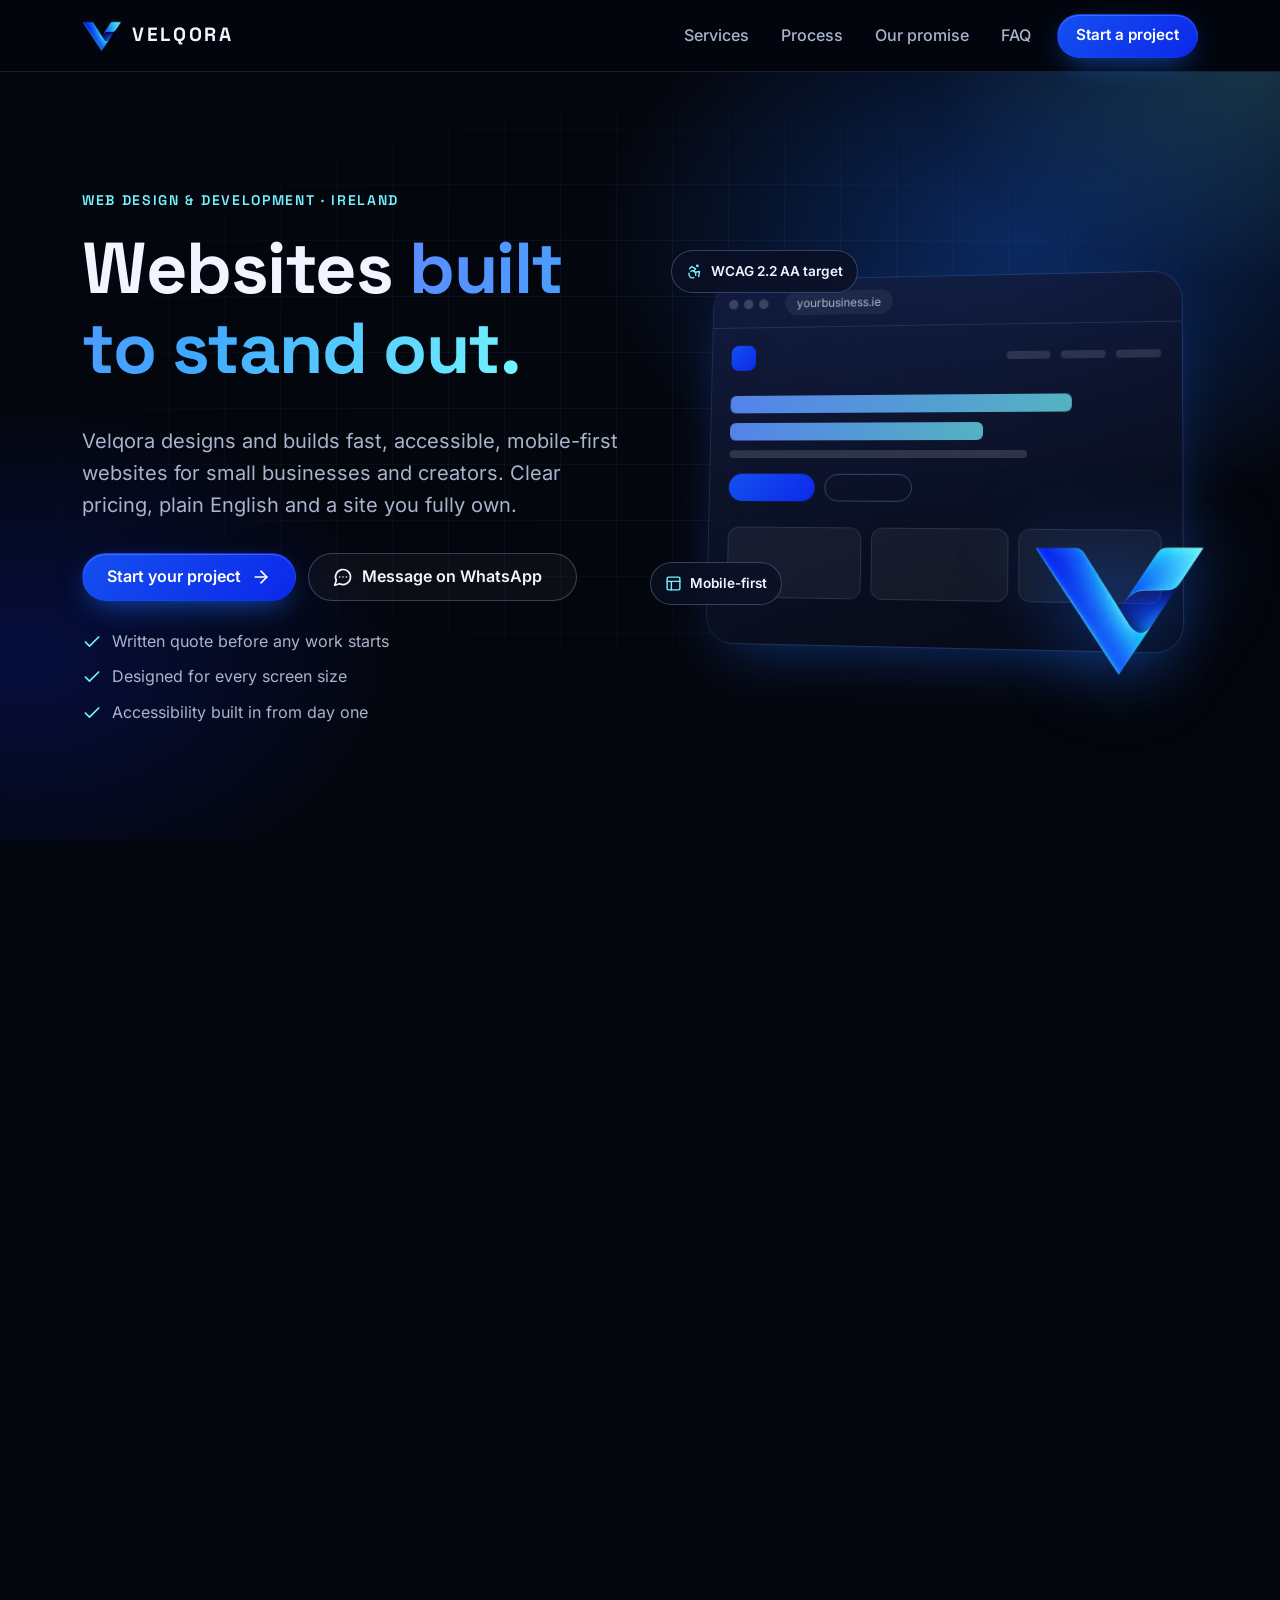
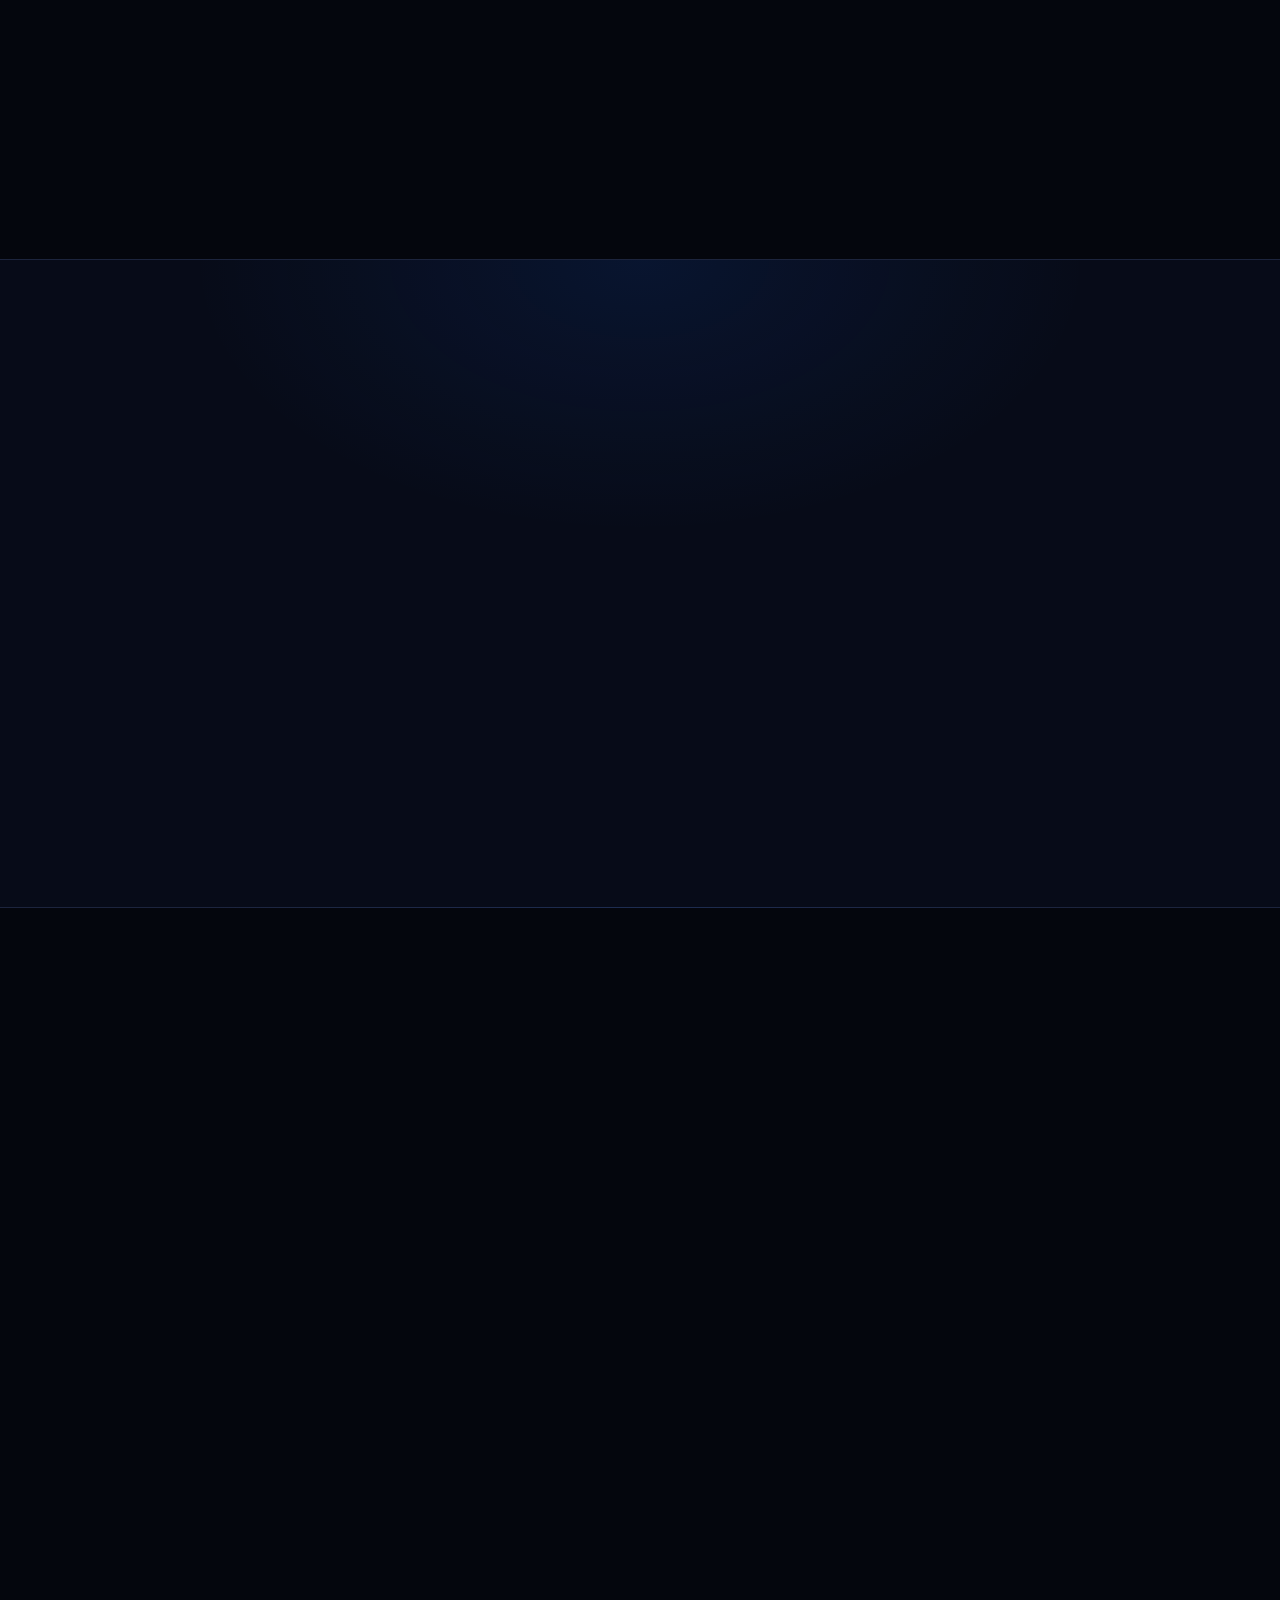
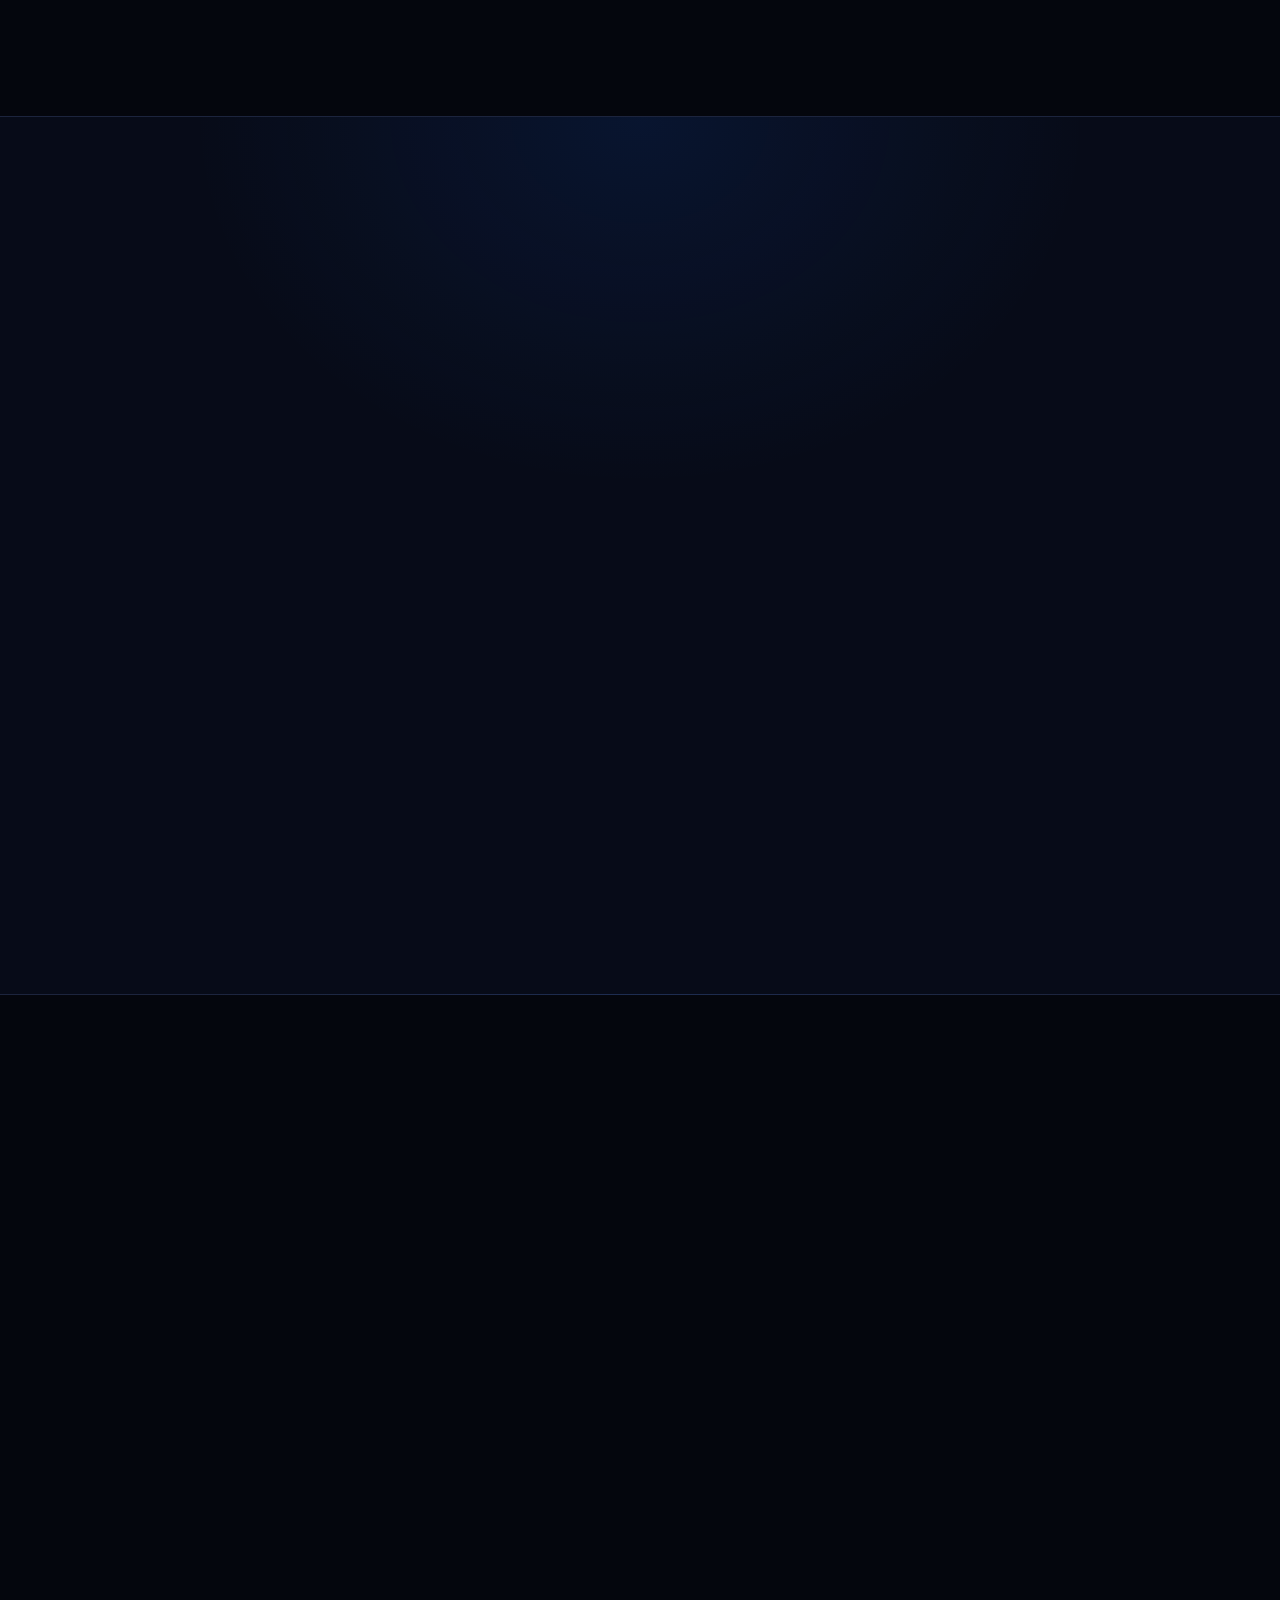
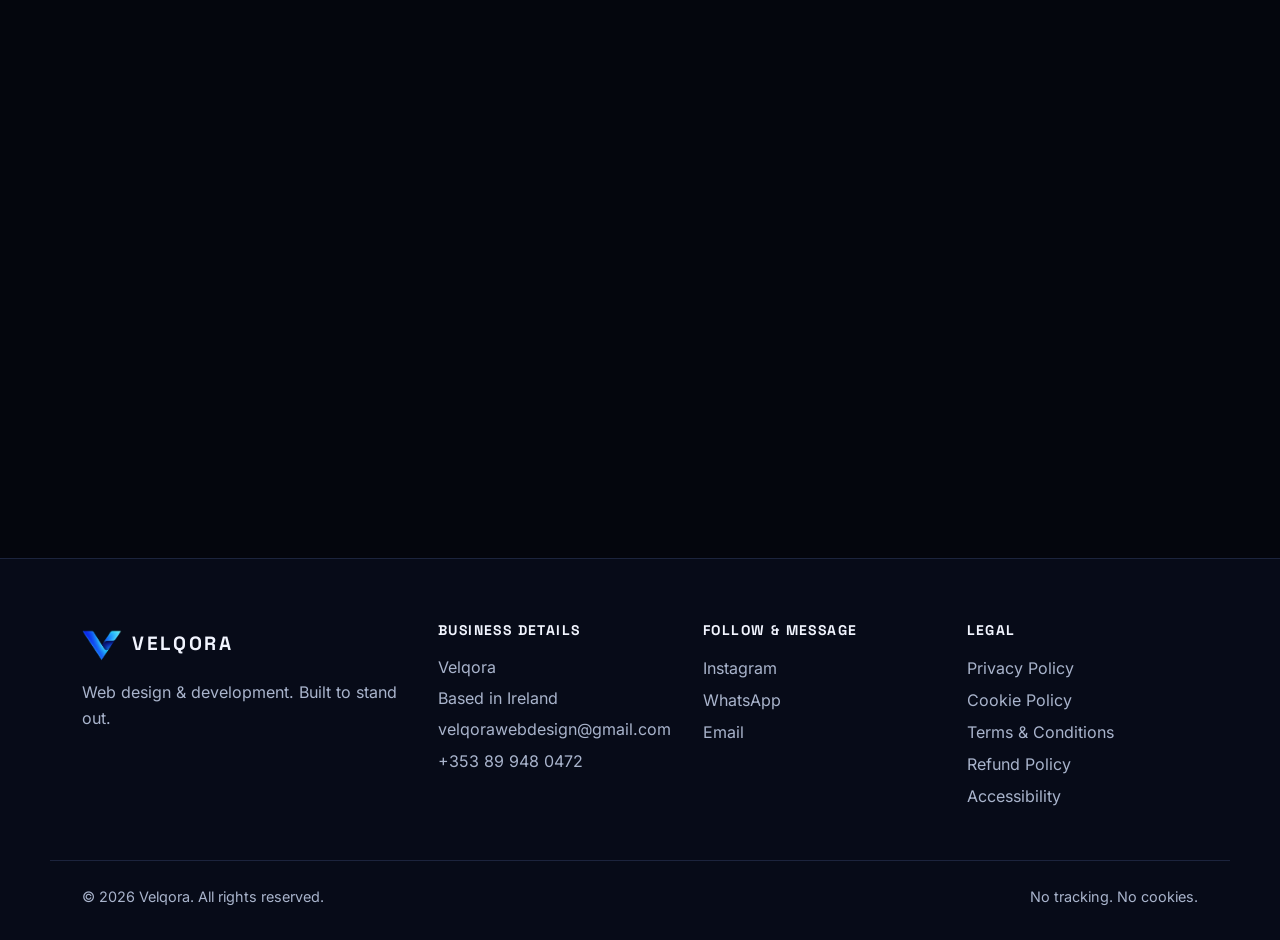
<file: index.html>
<!doctype html>
<html lang="en-IE">
<head>
  <meta charset="utf-8">
  <meta name="viewport" content="width=device-width, initial-scale=1">
  <meta http-equiv="Content-Security-Policy" content="default-src 'self'; img-src 'self' data:; style-src 'self'; script-src 'self'; font-src 'self'; connect-src 'none'; frame-src 'none'; object-src 'none'; base-uri 'self'; form-action mailto:">
  <meta name="referrer" content="strict-origin-when-cross-origin">
  <title>Velqora | Web Design &amp; Development, Ireland</title>
  <meta name="description" content="Velqora is a web design and development studio based in Ireland. Custom, accessible, mobile-first websites for small businesses. Built to stand out.">
  <meta name="theme-color" content="#04060d">
  <meta property="og:type" content="website">
  <meta property="og:title" content="Velqora | Web Design &amp; Development">
  <meta property="og:description" content="Custom, accessible, mobile-first websites. Built to stand out.">
  <meta property="og:image" content="assets/img/og-image.jpg">
  <link rel="icon" type="image/png" sizes="32x32" href="assets/img/favicon-32.png">
  <link rel="apple-touch-icon" href="assets/img/apple-touch-icon.png">
  <link rel="preload" href="assets/fonts/space-grotesk.woff2" as="font" type="font/woff2" crossorigin>
  <link rel="stylesheet" href="assets/css/styles.css">
  <script src="assets/js/main.js" defer></script>
</head>
<body>
  <svg class="sprite" aria-hidden="true" focusable="false">
    <symbol id="i-mail" viewBox="0 0 24 24"><rect width="20" height="16" x="2" y="4" rx="2"/><path d="m22 7-8.97 5.7a1.94 1.94 0 0 1-2.06 0L2 7"/></symbol>
    <symbol id="i-phone" viewBox="0 0 24 24"><path d="M22 16.92v3a2 2 0 0 1-2.18 2 19.79 19.79 0 0 1-8.63-3.07 19.5 19.5 0 0 1-6-6 19.79 19.79 0 0 1-3.07-8.67A2 2 0 0 1 4.11 2h3a2 2 0 0 1 2 1.72 12.84 12.84 0 0 0 .7 2.81 2 2 0 0 1-.45 2.11L8.09 9.91a16 16 0 0 0 6 6l1.27-1.27a2 2 0 0 1 2.11-.45 12.84 12.84 0 0 0 2.81.7A2 2 0 0 1 22 16.92z"/></symbol>
    <symbol id="i-chat" viewBox="0 0 24 24"><path d="M7.9 20A9 9 0 1 0 4 16.1L2 22Z"/><path d="M8 12h.01M12 12h.01M16 12h.01"/></symbol>
    <symbol id="i-instagram" viewBox="0 0 24 24"><rect width="20" height="20" x="2" y="2" rx="5"/><path d="M16 11.37A4 4 0 1 1 12.63 8 4 4 0 0 1 16 11.37z"/><path d="M17.5 6.5h.01"/></symbol>
    <symbol id="i-arrow" viewBox="0 0 24 24"><path d="M5 12h14"/><path d="m12 5 7 7-7 7"/></symbol>
    <symbol id="i-check" viewBox="0 0 24 24"><path d="M20 6 9 17l-5-5"/></symbol>
    <symbol id="i-layout" viewBox="0 0 24 24"><rect width="18" height="18" x="3" y="3" rx="2"/><path d="M3 9h18M9 21V9"/></symbol>
    <symbol id="i-code" viewBox="0 0 24 24"><path d="m16 18 6-6-6-6"/><path d="m8 6-6 6 6 6"/></symbol>
    <symbol id="i-refresh" viewBox="0 0 24 24"><path d="M3 12a9 9 0 0 1 9-9 9.75 9.75 0 0 1 6.74 2.74L21 8"/><path d="M21 3v5h-5"/><path d="M21 12a9 9 0 0 1-9 9 9.75 9.75 0 0 1-6.74-2.74L3 16"/><path d="M8 16H3v5"/></symbol>
    <symbol id="i-access" viewBox="0 0 24 24"><circle cx="16" cy="4" r="1"/><path d="m18 19 1-7-6 1"/><path d="m5 8 3-3 5.5 3-2.36 3.5"/><path d="M4.24 14.5a5 5 0 0 0 6.88 6"/><path d="M13.76 17.5a5 5 0 0 0-6.88-6"/></symbol>
    <symbol id="i-search" viewBox="0 0 24 24"><circle cx="11" cy="11" r="8"/><path d="m21 21-4.3-4.3"/></symbol>
    <symbol id="i-shield" viewBox="0 0 24 24"><path d="M20 13c0 5-3.5 7.5-7.66 8.95a1 1 0 0 1-.67-.01C7.5 20.5 4 18 4 13V6a1 1 0 0 1 1-1c2 0 4.5-1.2 6.24-2.72a1.17 1.17 0 0 1 1.52 0C14.51 3.81 17 5 19 5a1 1 0 0 1 1 1z"/><path d="m9 12 2 2 4-4"/></symbol>
  </svg>

  <a class="skip-link" href="#main">Skip to main content</a>

  <header class="site-header">
    <div class="container header-inner">
      <a class="brand" href="./" aria-label="Velqora home">
        <img src="assets/img/velqora-logo.webp" alt="" width="380" height="304">
        <span class="brand-name">VELQORA</span>
      </a>
      <button class="nav-toggle" type="button" aria-expanded="false" aria-controls="site-nav">
        <span class="nav-toggle-bars" aria-hidden="true"></span>
        <span class="nav-toggle-label">Menu</span>
      </button>
      <nav id="site-nav" class="site-nav" aria-label="Main">
        <ul>
          <li><a href="#services">Services</a></li>
          <li><a href="#process">Process</a></li>
          <li><a href="#promise">Our promise</a></li>
          <li><a href="#faq">FAQ</a></li>
          <li><a class="btn btn-small btn-primary" href="#contact">Start a project</a></li>
        </ul>
      </nav>
    </div>
  </header>

  <main id="main">
    <!-- Hero -->
    <section class="hero" aria-labelledby="hero-title">
      <div class="hero-glow" aria-hidden="true"></div>
      <div class="container hero-grid">
        <div class="hero-copy">
          <p class="eyebrow">Web design &amp; development · Ireland</p>
          <h1 id="hero-title">Websites <span class="gradient-text">built to stand out.</span></h1>
          <p class="lead">Velqora designs and builds fast, accessible, mobile-first websites for small businesses and creators. Clear pricing, plain English and a site you fully own.</p>
          <div class="hero-actions">
            <a class="btn btn-primary" href="#contact">Start your project <svg class="icon" aria-hidden="true"><use href="#i-arrow"/></svg></a>
            <a class="btn btn-ghost" href="https://wa.me/353899480472" target="_blank" rel="noopener noreferrer">
              <svg class="icon" aria-hidden="true"><use href="#i-chat"/></svg> Message on WhatsApp<span class="visually-hidden"> (opens in a new tab)</span>
            </a>
          </div>
          <ul class="hero-points">
            <li><svg class="icon" aria-hidden="true"><use href="#i-check"/></svg> Written quote before any work starts</li>
            <li><svg class="icon" aria-hidden="true"><use href="#i-check"/></svg> Designed for every screen size</li>
            <li><svg class="icon" aria-hidden="true"><use href="#i-check"/></svg> Accessibility built in from day one</li>
          </ul>
        </div>

        <div class="hero-visual" aria-hidden="true">
          <div class="mock">
            <div class="mock-bar"><span></span><span></span><span></span><div class="mock-url">yourbusiness.ie</div></div>
            <div class="mock-body">
              <div class="mock-nav"><i></i><b></b><b></b><b></b></div>
              <div class="mock-hero">
                <div class="mock-line w80"></div>
                <div class="mock-line w60"></div>
                <div class="mock-line thin w70"></div>
                <div class="mock-btns"><i></i><i class="ghost"></i></div>
              </div>
              <div class="mock-cards"><div></div><div></div><div></div></div>
            </div>
          </div>
          <img class="hero-logo" src="assets/img/velqora-logo.webp" alt="" width="380" height="304">
          <div class="chip chip-a"><svg class="icon"><use href="#i-access"/></svg> WCAG 2.2 AA target</div>
          <div class="chip chip-b"><svg class="icon"><use href="#i-layout"/></svg> Mobile-first</div>
        </div>
      </div>
    </section>

    <!-- Services -->
    <section id="services" class="section" aria-labelledby="services-title">
      <div class="container">
        <div class="section-head reveal">
          <p class="eyebrow">What we do</p>
          <h2 id="services-title">Everything you need to look great online</h2>
          <p class="section-lead">From a one-page site to a full redesign, every project is designed around your brand and your customers.</p>
        </div>
        <ul class="card-grid" role="list">
          <li class="card reveal">
            <span class="card-icon" aria-hidden="true"><svg class="icon"><use href="#i-layout"/></svg></span>
            <h3>Custom website design</h3>
            <p>A unique design shaped around your brand, your goals and the people you want to reach.</p>
          </li>
          <li class="card reveal">
            <span class="card-icon" aria-hidden="true"><svg class="icon"><use href="#i-code"/></svg></span>
            <h3>Web development</h3>
            <p>Clean, lightweight code that loads quickly and works on phones, tablets and desktops.</p>
          </li>
          <li class="card reveal">
            <span class="card-icon" aria-hidden="true"><svg class="icon"><use href="#i-refresh"/></svg></span>
            <h3>Redesigns</h3>
            <p>Already have a site? We can refresh the look, tidy the content and make it easier to use.</p>
          </li>
          <li class="card reveal">
            <span class="card-icon" aria-hidden="true"><svg class="icon"><use href="#i-access"/></svg></span>
            <h3>Accessibility</h3>
            <p>Good colour contrast, keyboard-friendly navigation and clear labels, aiming for WCAG 2.2 AA.</p>
          </li>
          <li class="card reveal">
            <span class="card-icon" aria-hidden="true"><svg class="icon"><use href="#i-search"/></svg></span>
            <h3>Search-ready foundations</h3>
            <p>Proper page titles, descriptions and structure so search engines can understand your site.</p>
          </li>
          <li class="card reveal">
            <span class="card-icon" aria-hidden="true"><svg class="icon"><use href="#i-shield"/></svg></span>
            <h3>Privacy-friendly builds</h3>
            <p>Policy pages, cookie checks and forms that only ask for the information you really need.</p>
          </li>
        </ul>
      </div>
    </section>

    <!-- Process -->
    <section id="process" class="section section-alt" aria-labelledby="process-title">
      <div class="container">
        <div class="section-head reveal">
          <p class="eyebrow">How it works</p>
          <h2 id="process-title">A simple, four-step process</h2>
        </div>
        <ol class="steps">
          <li class="step reveal">
            <span class="step-num" aria-hidden="true">01</span>
            <h3>Chat</h3>
            <p>Tell us about your business, what you need and your budget. We'll ask a few questions.</p>
          </li>
          <li class="step reveal">
            <span class="step-num" aria-hidden="true">02</span>
            <h3>Quote &amp; plan</h3>
            <p>You get a written quote with the scope, timeline and price. Nothing starts until you agree.</p>
          </li>
          <li class="step reveal">
            <span class="step-num" aria-hidden="true">03</span>
            <h3>Design &amp; build</h3>
            <p>We share the design for feedback, then build it. You see progress along the way.</p>
          </li>
          <li class="step reveal">
            <span class="step-num" aria-hidden="true">04</span>
            <h3>Launch &amp; handover</h3>
            <p>We put your site live and hand over everything, including logins, files and how-to notes.</p>
          </li>
        </ol>
      </div>
    </section>

    <!-- Promise (instead of testimonials) -->
    <section id="promise" class="section" aria-labelledby="promise-title">
      <div class="container promise">
        <div class="promise-copy reveal">
          <p class="eyebrow">Our promise</p>
          <h2 id="promise-title">No fake reviews. Just straight talk.</h2>
          <p>Velqora is a new studio, so you won't find made-up testimonials or inflated numbers here. Instead, here's what you can hold us to on every project.</p>
          <a class="btn btn-primary" href="#contact">Talk to us <svg class="icon" aria-hidden="true"><use href="#i-arrow"/></svg></a>
        </div>
        <ul class="promise-list reveal" role="list">
          <li><svg class="icon" aria-hidden="true"><use href="#i-check"/></svg><div><strong>Clear pricing</strong><span>A written quote up front. No surprise costs.</span></div></li>
          <li><svg class="icon" aria-hidden="true"><use href="#i-check"/></svg><div><strong>You own it</strong><span>Your domain, your content and your site files belong to you once paid for.</span></div></li>
          <li><svg class="icon" aria-hidden="true"><use href="#i-check"/></svg><div><strong>Plain English</strong><span>Honest updates without the jargon.</span></div></li>
          <li><svg class="icon" aria-hidden="true"><use href="#i-check"/></svg><div><strong>No lock-in</strong><span>No long contracts. Move your site whenever you like.</span></div></li>
          <li><svg class="icon" aria-hidden="true"><use href="#i-check"/></svg><div><strong>Honest advice</strong><span>We won't promise Google rankings or results nobody can guarantee.</span></div></li>
        </ul>
      </div>
    </section>

    <!-- FAQ -->
    <section id="faq" class="section section-alt" aria-labelledby="faq-title">
      <div class="container narrow">
        <div class="section-head reveal">
          <p class="eyebrow">FAQ</p>
          <h2 id="faq-title">Questions, answered</h2>
        </div>
        <div class="faq reveal">
          <details>
            <summary>How much does a website cost?</summary>
            <p>It depends on what you need, such as the number of pages and features. After a quick chat we send a written quote with a fixed price, so you know the cost before anything starts.</p>
          </details>
          <details>
            <summary>How long does it take?</summary>
            <p>Smaller sites are usually quicker than larger ones. We'll give you a realistic timeline in your quote, based on the scope we agree.</p>
          </details>
          <details>
            <summary>Do you guarantee a top spot on Google?</summary>
            <p>No. Nobody can honestly guarantee rankings. We build your site with solid technical foundations so search engines can read it properly, which gives you the best starting point.</p>
          </details>
          <details>
            <summary>Who owns the website when it's finished?</summary>
            <p>You do. Once the project is paid in full, the site, its content and the design made for you belong to you. See our <a href="terms.html">Terms &amp; Conditions</a> for details.</p>
          </details>
          <details>
            <summary>Do I need to be in Ireland?</summary>
            <p>No. We're based in Ireland and work remotely, so we can help wherever you are. We can talk by email, phone, WhatsApp or Instagram.</p>
          </details>
          <details>
            <summary>What if I change my mind?</summary>
            <p>Read our <a href="refunds.html">Refund &amp; Cancellation Policy</a>. If you're a consumer, you may also have a legal 14-day cancellation right.</p>
          </details>
        </div>
      </div>
    </section>

    <!-- Contact -->
    <section id="contact" class="section" aria-labelledby="contact-title">
      <div class="container contact">
        <div class="contact-info reveal">
          <p class="eyebrow">Contact</p>
          <h2 id="contact-title">Let's build something that stands out</h2>
          <p>Choose whatever's easiest for you and we'll get back to you as soon as we can.</p>
          <ul class="contact-links" role="list">
            <li>
              <a href="mailto:velqorawebdesign@gmail.com">
                <span class="contact-icon" aria-hidden="true"><svg class="icon"><use href="#i-mail"/></svg></span>
                <span><span class="contact-label">Email</span><span class="contact-value">velqorawebdesign@gmail.com</span></span>
              </a>
            </li>
            <li>
              <a href="tel:+353899480472">
                <span class="contact-icon" aria-hidden="true"><svg class="icon"><use href="#i-phone"/></svg></span>
                <span><span class="contact-label">Phone</span><span class="contact-value">+353 89 948 0472</span></span>
              </a>
            </li>
            <li>
              <a href="https://wa.me/353899480472" target="_blank" rel="noopener noreferrer">
                <span class="contact-icon" aria-hidden="true"><svg class="icon"><use href="#i-chat"/></svg></span>
                <span><span class="contact-label">WhatsApp</span><span class="contact-value">+353 89 948 0472</span><span class="visually-hidden"> (opens WhatsApp in a new tab)</span></span>
              </a>
            </li>
            <li>
              <a href="https://www.instagram.com/__velqora/" target="_blank" rel="noopener noreferrer">
                <span class="contact-icon" aria-hidden="true"><svg class="icon"><use href="#i-instagram"/></svg></span>
                <span><span class="contact-label">Instagram</span><span class="contact-value">@__velqora</span><span class="visually-hidden"> (opens Instagram in a new tab)</span></span>
              </a>
            </li>
          </ul>
        </div>

        <div class="form-card reveal">
          <h3 class="form-title">Send an enquiry</h3>
          <p class="form-intro">This form opens your own email app with your message ready to send. Nothing is stored on this website.</p>
          <div class="error-summary" id="error-summary" role="alert" tabindex="-1" hidden>
            <h4>Please fix the following:</h4>
            <ul></ul>
          </div>
          <form id="enquiry-form" action="mailto:velqorawebdesign@gmail.com" method="post" enctype="text/plain" novalidate>
            <div class="field">
              <label for="f-name">Your name <span class="req">(required)</span></label>
              <input id="f-name" name="name" type="text" autocomplete="name" required aria-describedby="f-name-error">
              <p class="field-error" id="f-name-error" hidden></p>
            </div>
            <div class="field">
              <label for="f-email">Email address <span class="req">(required)</span></label>
              <input id="f-email" name="email" type="email" autocomplete="email" inputmode="email" required aria-describedby="f-email-hint f-email-error">
              <p class="field-hint" id="f-email-hint">So we can reply to you.</p>
              <p class="field-error" id="f-email-error" hidden></p>
            </div>
            <div class="field">
              <label for="f-type">What do you need? <span class="opt">(optional)</span></label>
              <select id="f-type" name="project">
                <option value="">Choose an option</option>
                <option>New website</option>
                <option>Website redesign</option>
                <option>Accessibility or compliance check</option>
                <option>Something else</option>
              </select>
            </div>
            <div class="field">
              <label for="f-message">Tell us about your project <span class="req">(required)</span></label>
              <textarea id="f-message" name="message" rows="5" required aria-describedby="f-message-hint f-message-error"></textarea>
              <p class="field-hint" id="f-message-hint">Please don't include sensitive personal information.</p>
              <p class="field-error" id="f-message-error" hidden></p>
            </div>
            <div class="field field-check">
              <input id="f-consent" name="consent" type="checkbox" value="yes" required aria-describedby="f-consent-error">
              <label for="f-consent">I understand Velqora will use these details only to reply to my enquiry, as explained in the <a href="privacy.html">Privacy Policy</a>. <span class="req">(required)</span></label>
              <p class="field-error" id="f-consent-error" hidden></p>
            </div>
            <button class="btn btn-primary btn-block" type="submit">Open email to send enquiry <svg class="icon" aria-hidden="true"><use href="#i-arrow"/></svg></button>
            <p class="form-status" id="form-status" role="status" aria-live="polite"></p>
          </form>
        </div>
      </div>
    </section>
  </main>

  <footer class="site-footer">
    <div class="container footer-grid">
      <div class="footer-brand">
        <a class="brand" href="./" aria-label="Velqora home">
          <img src="assets/img/velqora-logo.webp" alt="" width="380" height="304" loading="lazy">
          <span class="brand-name">VELQORA</span>
        </a>
        <p>Web design &amp; development. Built to stand out.</p>
      </div>
      <div>
        <h2 class="footer-heading">Business details</h2>
        <address>
          Velqora<br>
          Based in Ireland<br>
          <a href="mailto:velqorawebdesign@gmail.com">velqorawebdesign@gmail.com</a><br>
          <a href="tel:+353899480472">+353 89 948 0472</a>
        </address>
      </div>
      <div>
        <h2 class="footer-heading">Follow &amp; message</h2>
        <ul class="footer-links" role="list">
          <li><a href="https://www.instagram.com/__velqora/" target="_blank" rel="noopener noreferrer">Instagram<span class="visually-hidden"> (opens in a new tab)</span></a></li>
          <li><a href="https://wa.me/353899480472" target="_blank" rel="noopener noreferrer">WhatsApp<span class="visually-hidden"> (opens in a new tab)</span></a></li>
          <li><a href="mailto:velqorawebdesign@gmail.com">Email</a></li>
        </ul>
      </div>
      <div>
        <h2 class="footer-heading">Legal</h2>
        <ul class="footer-links" role="list">
          <li><a href="privacy.html">Privacy Policy</a></li>
          <li><a href="cookies.html">Cookie Policy</a></li>
          <li><a href="terms.html">Terms &amp; Conditions</a></li>
          <li><a href="refunds.html">Refund Policy</a></li>
          <li><a href="accessibility.html">Accessibility</a></li>
        </ul>
      </div>
    </div>
    <div class="container footer-bottom">
      <p>&copy; 2026 Velqora. All rights reserved.</p>
      <p>No tracking. No cookies.</p>
    </div>
  </footer>
</body>
</html>
</file>
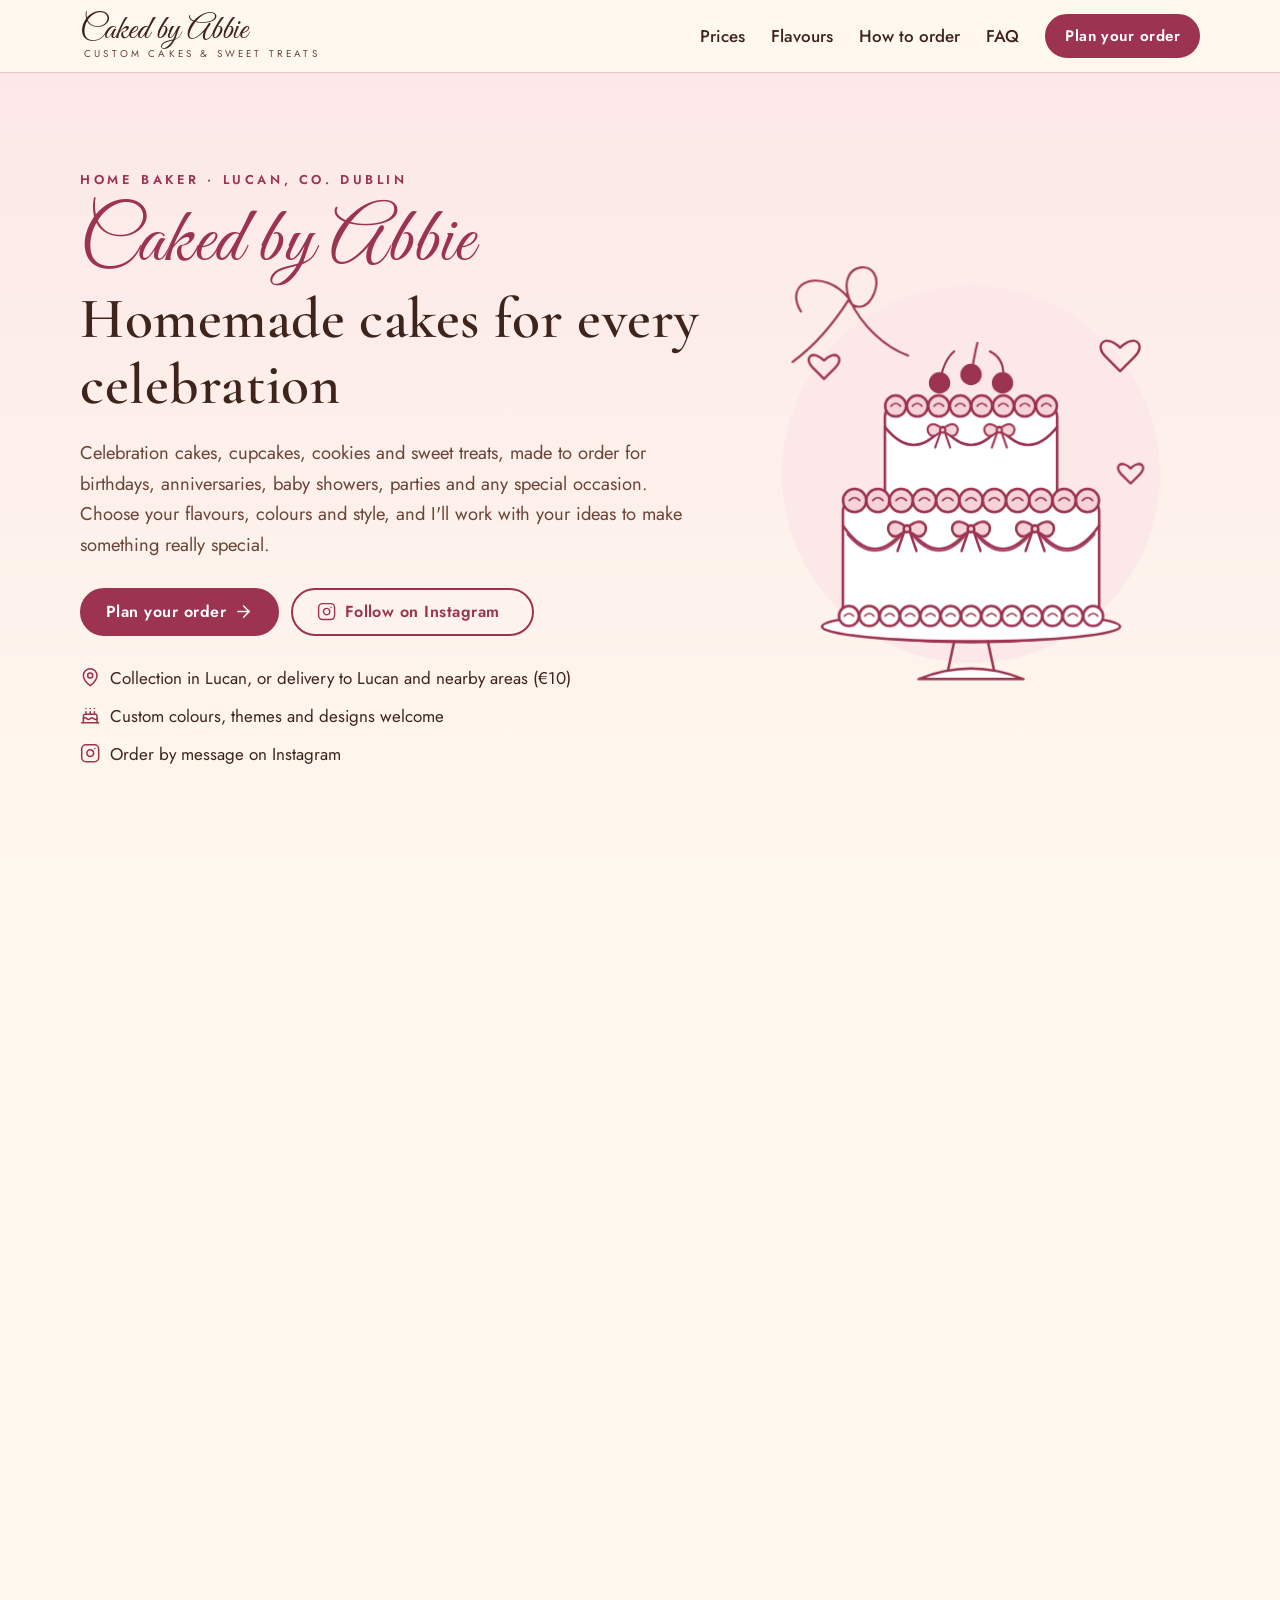
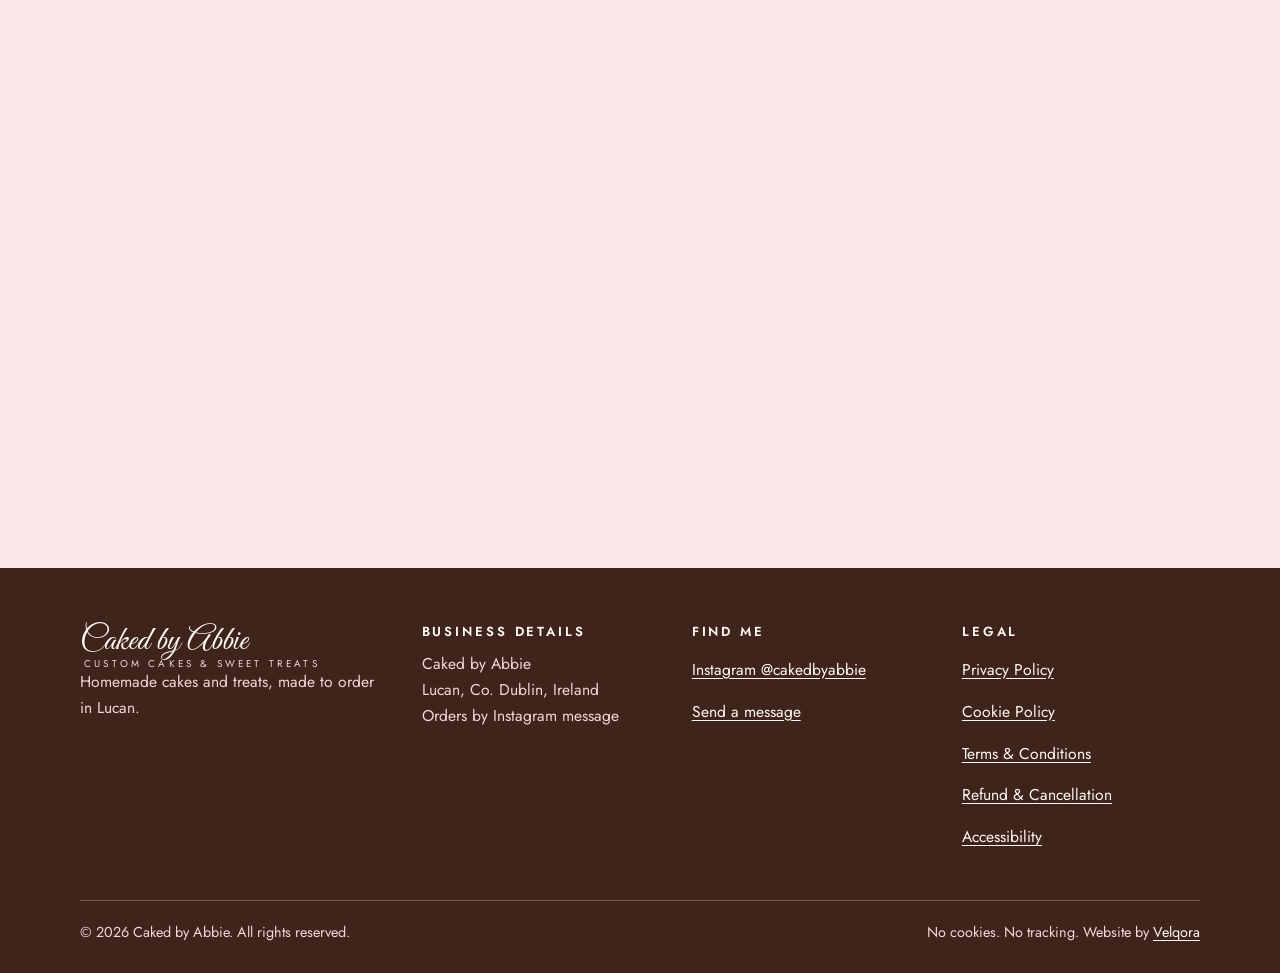
<file: caked-by-abbie/index.html>
<!doctype html>
<html lang="en-IE">
<head>
  <meta charset="utf-8">
  <meta name="viewport" content="width=device-width, initial-scale=1">
  <meta http-equiv="Content-Security-Policy" content="default-src 'self'; img-src 'self' data:; style-src 'self'; script-src 'self'; font-src 'self'; connect-src 'none'; frame-src 'none'; object-src 'none'; base-uri 'self'; form-action 'none'">
  <meta name="referrer" content="strict-origin-when-cross-origin">
  <title>Caked by Abbie | Custom Cakes &amp; Sweet Treats in Lucan</title>
  <meta name="description" content="Homemade celebration cakes, cupcakes, cookies and treats, made to order in Lucan, Co. Dublin. See prices and flavours, then order on Instagram.">
  <meta name="theme-color" content="#FFF8EE">
  <meta property="og:type" content="website">
  <meta property="og:title" content="Caked by Abbie | Custom Cakes &amp; Sweet Treats">
  <meta property="og:description" content="Homemade celebration cakes and sweet treats, made to order in Lucan.">
  <meta property="og:image" content="assets/img/og-image.png">
  <meta property="og:image:alt" content="Caked by Abbie logo with a drawing of a vintage-style cake">
  <link rel="icon" href="assets/img/favicon.svg" type="image/svg+xml">
  <link rel="apple-touch-icon" href="assets/img/apple-touch-icon.png">
  <link rel="preload" href="assets/fonts/great-vibes.woff2" as="font" type="font/woff2" crossorigin>
  <link rel="stylesheet" href="assets/css/styles.css">
  <script src="assets/js/main.js" defer></script>
</head>
<body>
  <svg class="sprite" aria-hidden="true" focusable="false">
    <symbol id="i-instagram" viewBox="0 0 24 24"><rect width="20" height="20" x="2" y="2" rx="5"/><path d="M16 11.37A4 4 0 1 1 12.63 8 4 4 0 0 1 16 11.37z"/><path d="M17.5 6.5h.01"/></symbol>
    <symbol id="i-clipboard" viewBox="0 0 24 24"><rect width="8" height="4" x="8" y="2" rx="1"/><path d="M16 4h2a2 2 0 0 1 2 2v14a2 2 0 0 1-2 2H6a2 2 0 0 1-2-2V6a2 2 0 0 1 2-2h2"/><path d="M12 11h4M12 16h4M8 11h.01M8 16h.01"/></symbol>
    <symbol id="i-mail" viewBox="0 0 24 24"><rect width="20" height="16" x="2" y="4" rx="2"/><path d="m22 7-8.97 5.7a1.94 1.94 0 0 1-2.06 0L2 7"/></symbol>
    <symbol id="i-card" viewBox="0 0 24 24"><rect width="20" height="14" x="2" y="5" rx="2"/><path d="M2 10h20"/></symbol>
    <symbol id="i-truck" viewBox="0 0 24 24"><path d="M14 18V6a2 2 0 0 0-2-2H4a2 2 0 0 0-2 2v11a1 1 0 0 0 1 1h2"/><path d="M15 18H9"/><path d="M19 18h2a1 1 0 0 0 1-1v-3.65a1 1 0 0 0-.22-.62l-3.48-4.35A1 1 0 0 0 17.52 8H14"/><circle cx="17" cy="18" r="2"/><circle cx="7" cy="18" r="2"/></symbol>
    <symbol id="i-heart" viewBox="0 0 24 24"><path d="M19 14c1.49-1.46 3-3.21 3-5.5A5.5 5.5 0 0 0 16.5 3c-1.76 0-3 .5-4.5 2-1.5-1.5-2.74-2-4.5-2A5.5 5.5 0 0 0 2 8.5c0 2.3 1.5 4.05 3 5.5l7 7Z"/></symbol>
    <symbol id="i-pin" viewBox="0 0 24 24"><path d="M20 10c0 6-8 12-8 12s-8-6-8-12a8 8 0 0 1 16 0Z"/><circle cx="12" cy="10" r="3"/></symbol>
    <symbol id="i-cake" viewBox="0 0 24 24"><path d="M20 21v-8a2 2 0 0 0-2-2H6a2 2 0 0 0-2 2v8"/><path d="M4 16s.5-1 2-1 2.5 2 4 2 2.5-2 4-2 2.5 2 4 2 2-1 2-1"/><path d="M2 21h20"/><path d="M7 8v3M12 8v3M17 8v3M7 4h.01M12 4h.01M17 4h.01"/></symbol>
    <symbol id="i-alert" viewBox="0 0 24 24"><path d="m21.73 18-8-14a2 2 0 0 0-3.48 0l-8 14A2 2 0 0 0 4 21h16a2 2 0 0 0 1.73-3"/><path d="M12 9v4M12 17h.01"/></symbol>
    <symbol id="i-copy" viewBox="0 0 24 24"><rect width="14" height="14" x="8" y="8" rx="2"/><path d="M4 16c-1.1 0-2-.9-2-2V4c0-1.1.9-2 2-2h10c1.1 0 2 .9 2 2"/></symbol>
    <symbol id="i-arrow" viewBox="0 0 24 24"><path d="M5 12h14"/><path d="m12 5 7 7-7 7"/></symbol>
  </svg>

  <a class="skip-link" href="#main">Skip to main content</a>

  <header class="site-header">
    <div class="container header-inner">
      <a class="brand" href="./">
        <span class="brand-script">Caked by Abbie</span>
        <span class="brand-tag">Custom cakes &amp; sweet treats</span>
      </a>
      <button class="nav-toggle" type="button" aria-expanded="false" aria-controls="site-nav">
        <span class="nav-toggle-bars" aria-hidden="true"></span>
        <span class="nav-toggle-label">Menu</span>
      </button>
      <nav id="site-nav" class="site-nav" aria-label="Main">
        <ul>
          <li><a href="#prices">Prices</a></li>
          <li><a href="#flavours">Flavours</a></li>
          <li><a href="#how-to-order">How to order</a></li>
          <li><a href="#faq">FAQ</a></li>
          <li><a class="btn btn-small btn-primary" href="#order">Plan your order</a></li>
        </ul>
      </nav>
    </div>
  </header>

  <main id="main">
    <!-- Hero -->
    <section class="hero" aria-labelledby="hero-title">
      <div class="container hero-grid">
        <div class="hero-copy">
          <p class="eyebrow">Home baker · Lucan, Co. Dublin</p>
          <h1 class="hero-title" id="hero-title"><span class="line-script">Caked by Abbie</span> Homemade cakes for every celebration</h1>
          <p class="lead">Celebration cakes, cupcakes, cookies and sweet treats, made to order for birthdays, anniversaries, baby showers, parties and any special occasion. Choose your flavours, colours and style, and I'll work with your ideas to make something really special.</p>
          <div class="hero-actions">
            <a class="btn btn-primary" href="#order">Plan your order <svg class="icon" aria-hidden="true"><use href="#i-arrow"/></svg></a>
            <a class="btn btn-ghost" href="https://www.instagram.com/cakedbyabbie/" target="_blank" rel="noopener noreferrer">
              <svg class="icon" aria-hidden="true"><use href="#i-instagram"/></svg> Follow on Instagram<span class="visually-hidden"> (opens in a new tab)</span>
            </a>
          </div>
          <ul class="hero-points">
            <li><svg class="icon" aria-hidden="true"><use href="#i-pin"/></svg> Collection in Lucan, or delivery to Lucan and nearby areas (€10)</li>
            <li><svg class="icon" aria-hidden="true"><use href="#i-cake"/></svg> Custom colours, themes and designs welcome</li>
            <li><svg class="icon" aria-hidden="true"><use href="#i-instagram"/></svg> Order by message on Instagram</li>
          </ul>
        </div>
        <div class="hero-art">
          <svg class="cake-art" viewBox="0 0 400 440" xmlns="http://www.w3.org/2000/svg" aria-hidden="true" focusable="false"><g fill="none" stroke="#9C3350" stroke-width="2.4" stroke-linecap="round" stroke-linejoin="round"><g class="ca-part ca-bg"><circle cx="200" cy="225" r="180" fill="#FCE8E8" stroke="none"/></g><g class="ca-part ca-ribbon"><path d="M38 70 C20 40 60 28 84 58 C70 20 120 18 108 52 C100 72 84 66 84 58 M84 58 C70 80 52 102 30 118 M84 58 C96 84 118 104 140 112" stroke-width="2"/></g><g class="ca-part ca-stand"><path d="M60 372 Q200 398 340 372" fill="#FFFFFF"/><ellipse cx="200" cy="370" rx="142" ry="14" fill="#FFFFFF"/><path d="M184 384 L178 412 M216 384 L222 412"/><path d="M150 420 Q200 400 250 420 Z" fill="#FFFFFF"/></g><g class="ca-part ca-tier1"><rect x="78" y="250" width="244" height="112" rx="10" fill="#FFFFFF"/><path d="M78 274 Q108.5 318 139 274"/><path d="M82 282 Q108.5 314 135 282" stroke-width="1.4"/><path d="M139 274 Q169.5 318 200 274"/><path d="M143 282 Q169.5 314 196 282" stroke-width="1.4"/><path d="M200 274 Q230.5 318 261 274"/><path d="M204 282 Q230.5 314 257 282" stroke-width="1.4"/><path d="M261 274 Q291.5 318 322 274"/><path d="M265 282 Q291.5 314 318 282" stroke-width="1.4"/></g><g class="ca-part ca-tier2"><rect x="118" y="160" width="164" height="92" rx="10" fill="#FFFFFF"/><path d="M118 180 Q145.5 214 173 180"/><path d="M173 180 Q200.0 214 227 180"/><path d="M227 180 Q254.5 214 282 180"/></g><g class="ca-part ca-pipe ca-pipe1"><circle cx="83.7" cy="360" r="9.5" fill="#FFFFFF"/><path d="M79.4 360 q4.3 -4.8 8.6 0" stroke-width="1.6"/><circle cx="103.1" cy="360" r="9.5" fill="#FFFFFF"/><path d="M98.8 360 q4.3 -4.8 8.6 0" stroke-width="1.6"/><circle cx="122.5" cy="360" r="9.5" fill="#FFFFFF"/><path d="M118.2 360 q4.3 -4.8 8.6 0" stroke-width="1.6"/><circle cx="141.8" cy="360" r="9.5" fill="#FFFFFF"/><path d="M137.6 360 q4.3 -4.8 8.6 0" stroke-width="1.6"/><circle cx="161.2" cy="360" r="9.5" fill="#FFFFFF"/><path d="M157.0 360 q4.3 -4.8 8.6 0" stroke-width="1.6"/><circle cx="180.6" cy="360" r="9.5" fill="#FFFFFF"/><path d="M176.3 360 q4.3 -4.8 8.6 0" stroke-width="1.6"/><circle cx="200.0" cy="360" r="9.5" fill="#FFFFFF"/><path d="M195.7 360 q4.3 -4.8 8.6 0" stroke-width="1.6"/><circle cx="219.4" cy="360" r="9.5" fill="#FFFFFF"/><path d="M215.1 360 q4.3 -4.8 8.6 0" stroke-width="1.6"/><circle cx="238.8" cy="360" r="9.5" fill="#FFFFFF"/><path d="M234.5 360 q4.3 -4.8 8.6 0" stroke-width="1.6"/><circle cx="258.2" cy="360" r="9.5" fill="#FFFFFF"/><path d="M253.9 360 q4.3 -4.8 8.6 0" stroke-width="1.6"/><circle cx="277.5" cy="360" r="9.5" fill="#FFFFFF"/><path d="M273.3 360 q4.3 -4.8 8.6 0" stroke-width="1.6"/><circle cx="296.9" cy="360" r="9.5" fill="#FFFFFF"/><path d="M292.6 360 q4.3 -4.8 8.6 0" stroke-width="1.6"/><circle cx="316.3" cy="360" r="9.5" fill="#FFFFFF"/><path d="M312.0 360 q4.3 -4.8 8.6 0" stroke-width="1.6"/></g><g class="ca-part ca-pipe ca-pipe2"><circle cx="89.1" cy="250" r="11" fill="#F6D3D8"/><path d="M84.1 250 q5.0 -5.5 9.9 0" stroke-width="1.6"/><circle cx="111.3" cy="250" r="11" fill="#F6D3D8"/><path d="M106.3 250 q5.0 -5.5 9.9 0" stroke-width="1.6"/><circle cx="133.5" cy="250" r="11" fill="#F6D3D8"/><path d="M128.5 250 q5.0 -5.5 9.9 0" stroke-width="1.6"/><circle cx="155.6" cy="250" r="11" fill="#F6D3D8"/><path d="M150.7 250 q5.0 -5.5 9.9 0" stroke-width="1.6"/><circle cx="177.8" cy="250" r="11" fill="#F6D3D8"/><path d="M172.9 250 q5.0 -5.5 9.9 0" stroke-width="1.6"/><circle cx="200.0" cy="250" r="11" fill="#F6D3D8"/><path d="M195.1 250 q5.0 -5.5 9.9 0" stroke-width="1.6"/><circle cx="222.2" cy="250" r="11" fill="#F6D3D8"/><path d="M217.2 250 q5.0 -5.5 9.9 0" stroke-width="1.6"/><circle cx="244.4" cy="250" r="11" fill="#F6D3D8"/><path d="M239.4 250 q5.0 -5.5 9.9 0" stroke-width="1.6"/><circle cx="266.5" cy="250" r="11" fill="#F6D3D8"/><path d="M261.6 250 q5.0 -5.5 9.9 0" stroke-width="1.6"/><circle cx="288.7" cy="250" r="11" fill="#F6D3D8"/><path d="M283.8 250 q5.0 -5.5 9.9 0" stroke-width="1.6"/><circle cx="310.9" cy="250" r="11" fill="#F6D3D8"/><path d="M306.0 250 q5.0 -5.5 9.9 0" stroke-width="1.6"/></g><g class="ca-part ca-pipe ca-pipe3"><circle cx="128.2" cy="160" r="10" fill="#F6D3D8"/><path d="M123.8 160 q4.5 -5.0 9.0 0" stroke-width="1.6"/><circle cx="148.8" cy="160" r="10" fill="#F6D3D8"/><path d="M144.2 160 q4.5 -5.0 9.0 0" stroke-width="1.6"/><circle cx="169.2" cy="160" r="10" fill="#F6D3D8"/><path d="M164.8 160 q4.5 -5.0 9.0 0" stroke-width="1.6"/><circle cx="189.8" cy="160" r="10" fill="#F6D3D8"/><path d="M185.2 160 q4.5 -5.0 9.0 0" stroke-width="1.6"/><circle cx="210.2" cy="160" r="10" fill="#F6D3D8"/><path d="M205.8 160 q4.5 -5.0 9.0 0" stroke-width="1.6"/><circle cx="230.8" cy="160" r="10" fill="#F6D3D8"/><path d="M226.2 160 q4.5 -5.0 9.0 0" stroke-width="1.6"/><circle cx="251.2" cy="160" r="10" fill="#F6D3D8"/><path d="M246.8 160 q4.5 -5.0 9.0 0" stroke-width="1.6"/><circle cx="271.8" cy="160" r="10" fill="#F6D3D8"/><path d="M267.2 160 q4.5 -5.0 9.0 0" stroke-width="1.6"/></g><g class="ca-part ca-bow ca-bow1" fill="#F6D3D8"><g transform="translate(139 276) scale(1)"><path d="M0 0 C-14 -12 -22 -2 -16 6 C-12 11 -4 6 0 0 Z"/><path d="M0 0 C14 -12 22 -2 16 6 C12 11 4 6 0 0 Z"/><path d="M-2 2 L-9 22 M2 2 L9 22" fill="none"/><circle cx="0" cy="1" r="3.2"/></g></g><g class="ca-part ca-bow ca-bow2" fill="#F6D3D8"><g transform="translate(200 276) scale(1)"><path d="M0 0 C-14 -12 -22 -2 -16 6 C-12 11 -4 6 0 0 Z"/><path d="M0 0 C14 -12 22 -2 16 6 C12 11 4 6 0 0 Z"/><path d="M-2 2 L-9 22 M2 2 L9 22" fill="none"/><circle cx="0" cy="1" r="3.2"/></g></g><g class="ca-part ca-bow ca-bow3" fill="#F6D3D8"><g transform="translate(261 276) scale(1)"><path d="M0 0 C-14 -12 -22 -2 -16 6 C-12 11 -4 6 0 0 Z"/><path d="M0 0 C14 -12 22 -2 16 6 C12 11 4 6 0 0 Z"/><path d="M-2 2 L-9 22 M2 2 L9 22" fill="none"/><circle cx="0" cy="1" r="3.2"/></g></g><g class="ca-part ca-bow ca-bow4" fill="#F6D3D8"><g transform="translate(173 182) scale(0.8)"><path d="M0 0 C-14 -12 -22 -2 -16 6 C-12 11 -4 6 0 0 Z"/><path d="M0 0 C14 -12 22 -2 16 6 C12 11 4 6 0 0 Z"/><path d="M-2 2 L-9 22 M2 2 L9 22" fill="none"/><circle cx="0" cy="1" r="3.2"/></g></g><g class="ca-part ca-bow ca-bow5" fill="#F6D3D8"><g transform="translate(227 182) scale(0.8)"><path d="M0 0 C-14 -12 -22 -2 -16 6 C-12 11 -4 6 0 0 Z"/><path d="M0 0 C14 -12 22 -2 16 6 C12 11 4 6 0 0 Z"/><path d="M-2 2 L-9 22 M2 2 L9 22" fill="none"/><circle cx="0" cy="1" r="3.2"/></g></g><g class="ca-part ca-cherry ca-cherry1"><path d="M170 138 Q174 116 184 108" stroke-width="2"/><circle cx="170" cy="138" r="9" fill="#9C3350"/></g><g class="ca-part ca-cherry ca-cherry2"><path d="M200 130 Q204 108 206 100" stroke-width="2"/><circle cx="200" cy="130" r="9" fill="#9C3350"/></g><g class="ca-part ca-cherry ca-cherry3"><path d="M230 138 Q234 116 218 108" stroke-width="2"/><circle cx="230" cy="138" r="9" fill="#9C3350"/></g><g class="ca-part ca-heart ca-heart1"><path transform="translate(60 110) scale(1.1)" d="M0 6 C-10 -4 -18 4 -10 12 L0 22 L10 12 C18 4 10 -4 0 6 Z" stroke-width="2.00"/></g><g class="ca-part ca-heart ca-heart2"><path transform="translate(342 96) scale(1.4)" d="M0 6 C-10 -4 -18 4 -10 12 L0 22 L10 12 C18 4 10 -4 0 6 Z" stroke-width="1.57"/></g><g class="ca-part ca-heart ca-heart3"><path transform="translate(352 214) scale(0.9)" d="M0 6 C-10 -4 -18 4 -10 12 L0 22 L10 12 C18 4 10 -4 0 6 Z" stroke-width="2.44"/></g></g></svg>
        </div>
      </div>
    </section>

    <!-- Prices -->
    <section id="prices" class="section" aria-labelledby="prices-title">
      <div class="container">
        <div class="section-head reveal">
          <p class="eyebrow">Cakes · Cupcakes · Cookies · Treats</p>
          <h2 id="prices-title">Price list</h2>
          <p class="section-lead">Guide prices for my most popular bakes. Your final price is confirmed in writing before you pay anything.</p>
        </div>

        <div class="menu-grid">
          <article class="menu-card reveal" aria-labelledby="m-cakes">
            <h3 id="m-cakes">Cakes</h3>
            <h4>6&Prime; round cakes</h4>
            <dl class="price-list">
              <div class="price-row"><dt>2 layer 6&Prime; cake</dt><dd>€60</dd></div>
              <div class="price-row"><dt>3 layer 6&Prime; cake</dt><dd>€70</dd></div>
            </dl>
            <h4>8&Prime; round cakes</h4>
            <dl class="price-list">
              <div class="price-row"><dt>2 layer 8&Prime; cake</dt><dd>€80</dd></div>
              <div class="price-row"><dt>3 layer 8&Prime; cake</dt><dd>€90</dd></div>
            </dl>
            <h4>Extras</h4>
            <dl class="price-list">
              <div class="price-row"><dt>Vintage piping style</dt><dd>+ €5</dd></div>
              <div class="price-row"><dt>Cake toppers, custom decorations &amp; add-ons</dt><dd><abbr title="Price on application">POA</abbr></dd></div>
            </dl>
          </article>

          <article class="menu-card reveal" aria-labelledby="m-cupcakes">
            <h3 id="m-cupcakes">Cupcakes</h3>
            <h4>Simple cupcakes</h4>
            <dl class="price-list">
              <div class="price-row"><dt>Box of 12</dt><dd>€20</dd></div>
              <div class="price-row"><dt>Box of 24</dt><dd>€35</dd></div>
            </dl>
            <h4>Luxury cupcakes</h4>
            <dl class="price-list">
              <div class="price-row"><dt>Box of 12</dt><dd>€30</dd></div>
              <div class="price-row"><dt>Box of 24</dt><dd>€50</dd></div>
            </dl>
          </article>

          <article class="menu-card reveal" aria-labelledby="m-cookies">
            <h3 id="m-cookies">Cookies</h3>
            <dl class="price-list">
              <div class="price-row"><dt>Box of 12</dt><dd>€20</dd></div>
            </dl>
          </article>

          <article class="menu-card reveal" aria-labelledby="m-treats">
            <h3 id="m-treats">Treats</h3>
            <dl class="price-list">
              <div class="price-row"><dt>Cake pops (12)</dt><dd>€35</dd></div>
              <div class="price-row"><dt>Cakesicles (12)</dt><dd>€30</dd></div>
              <div class="price-row"><dt>Brownie box</dt><dd>€20</dd></div>
            </dl>
          </article>
        </div>
        <p class="menu-note reveal">All prices are a guide. Delivery (€10 to Lucan and surrounding areas), toppers and custom decorations are extra. Custom designs are welcome and priced individually. <abbr title="Price on application">POA</abbr> means price on application: just ask.</p>
      </div>
    </section>

    <!-- Flavours -->
    <section id="flavours" class="section section-alt" aria-labelledby="flavours-title">
      <div class="container">
        <div class="section-head reveal">
          <p class="eyebrow">Mix &amp; match</p>
          <h2 id="flavours-title">Flavours</h2>
          <p class="section-lead">Pick a sponge, a buttercream and a filling, or ask about something different.</p>
        </div>
        <ul class="arch-grid" role="list">
          <li class="arch reveal">
            <h3>Sponge</h3>
            <ul role="list">
              <li>Chocolate</li>
              <li>Vanilla</li>
              <li>Red velvet</li>
              <li>Funfetti</li>
            </ul>
          </li>
          <li class="arch reveal">
            <h3>Swiss meringue buttercream</h3>
            <ul role="list">
              <li>Vanilla bean</li>
              <li>Chocolate</li>
            </ul>
          </li>
          <li class="arch reveal">
            <h3>Fillings</h3>
            <ul role="list">
              <li>Raspberry jam</li>
              <li>Lemon curd</li>
              <li>White chocolate</li>
              <li>Kinder</li>
              <li>Nutella</li>
              <li>Caramel</li>
              <li>Pistachio</li>
            </ul>
          </li>
          <li class="arch reveal">
            <h3>More options</h3>
            <p>Custom flavours, toppers, colours, themes and decorations are available.</p>
            <ul role="list"><li><abbr title="Price on application">POA</abbr></li></ul>
          </li>
        </ul>

        <div class="allergen reveal" id="allergens">
          <h3><svg class="icon" aria-hidden="true"><use href="#i-alert"/></svg> Allergen information</h3>
          <p>My bakes contain or may contain these allergens:</p>
          <ul>
            <li><strong>Cereals containing gluten</strong> (wheat flour)</li>
            <li><strong>Eggs</strong> and <strong>milk</strong> (sponges and buttercream)</li>
            <li><strong>Nuts</strong>, including hazelnuts (Nutella and Kinder fillings) and pistachio</li>
            <li><strong>Soya</strong>, found in many chocolates and fillings</li>
          </ul>
          <p>Everything is made in one home kitchen, so I can't guarantee any bake is free from these allergens. Please tell me about any allergies <strong>before</strong> you order. The full allergen list for your order is available on request.</p>
        </div>
      </div>
    </section>

    <!-- How to order -->
    <section id="how-to-order" class="section" aria-labelledby="how-title">
      <div class="container">
        <div class="section-head reveal">
          <p class="eyebrow">Sweet &amp; simple</p>
          <h2 id="how-title">How to order</h2>
        </div>
        <ol class="steps">
          <li class="step reveal">
            <span class="step-icon" aria-hidden="true"><svg class="icon"><use href="#i-instagram"/></svg></span>
            <h3>1. Message me</h3>
            <p>Send me a message on <a href="https://ig.me/m/cakedbyabbie" target="_blank" rel="noopener noreferrer">Instagram<span class="visually-hidden"> (opens in a new tab)</span></a> with your order details.</p>
          </li>
          <li class="step reveal">
            <span class="step-icon" aria-hidden="true"><svg class="icon"><use href="#i-clipboard"/></svg></span>
            <h3>2. Share your details</h3>
            <p>Include:</p>
            <ul class="step-details" role="list">
              <li>Your name</li>
              <li>Collection or delivery date</li>
              <li>Cake size and shape</li>
              <li>Quantity</li>
              <li>Flavours</li>
              <li>Colours or theme</li>
              <li>Any toppers or add-ons</li>
              <li>Inspiration photos</li>
            </ul>
          </li>
          <li class="step reveal">
            <span class="step-icon" aria-hidden="true"><svg class="icon"><use href="#i-mail"/></svg></span>
            <h3>3. Order confirmation</h3>
            <p>I'll confirm your order and the total price.</p>
          </li>
          <li class="step reveal">
            <span class="step-icon" aria-hidden="true"><svg class="icon"><use href="#i-card"/></svg></span>
            <h3>4. Pay a deposit</h3>
            <p>A deposit is required to confirm your booking. I'll tell you the amount when I confirm your order.</p>
          </li>
          <li class="step reveal">
            <span class="step-icon" aria-hidden="true"><svg class="icon"><use href="#i-truck"/></svg></span>
            <h3>5. Collection or delivery</h3>
            <p>Collect in Lucan, or get delivery to Lucan and surrounding areas for €10.</p>
          </li>
          <li class="step reveal">
            <span class="step-icon" aria-hidden="true"><svg class="icon"><use href="#i-heart"/></svg></span>
            <h3>6. Enjoy!</h3>
            <p>I can't wait for you to enjoy your treats.</p>
          </li>
        </ol>
      </div>
    </section>

    <!-- Instagram -->
    <section class="section section-alt" aria-labelledby="insta-title">
      <div class="container">
        <div class="insta reveal">
          <div>
            <h2 id="insta-title">See my latest bakes</h2>
            <p>Photos of recent cakes, brownies and treats are on Instagram at @cakedbyabbie.</p>
          </div>
          <a class="btn btn-primary" href="https://www.instagram.com/cakedbyabbie/" target="_blank" rel="noopener noreferrer">
            <svg class="icon" aria-hidden="true"><use href="#i-instagram"/></svg> View @cakedbyabbie<span class="visually-hidden"> on Instagram (opens in a new tab)</span>
          </a>
        </div>
      </div>
    </section>

    <!-- Order planner -->
    <section id="order" class="section" aria-labelledby="order-title">
      <div class="container order-grid">
        <div class="order-info reveal">
          <p class="eyebrow">Order planner</p>
          <h2 id="order-title">Plan your order</h2>
          <p>Fill in what you know and this page writes your order message for you. Then copy it and send it to me on Instagram, where you can add inspiration photos too.</p>
          <ul>
            <li>Nothing you type here is sent or saved by this website.</li>
            <li>Your order isn't booked until I confirm it and you pay the deposit.</li>
            <li>Not sure about something? Leave it blank and we can chat about it.</li>
          </ul>
          <p>Prefer to just message? <a href="https://ig.me/m/cakedbyabbie" target="_blank" rel="noopener noreferrer">Message @cakedbyabbie on Instagram<span class="visually-hidden"> (opens in a new tab)</span></a>.</p>
        </div>

        <div class="form-card reveal">
          <noscript>
            <p><strong>The order planner needs JavaScript.</strong> You can still order by sending me the details listed in "How to order" on <a href="https://ig.me/m/cakedbyabbie">Instagram</a>.</p>
          </noscript>
          <div class="error-summary" id="error-summary" role="alert" tabindex="-1" hidden>
            <h4>Please fix the following:</h4>
            <ul></ul>
          </div>
          <form id="order-form" class="order-form" novalidate>
            <h3 class="form-title">Your order</h3>
            <p class="form-intro">Fields marked (required) are needed to write your message.</p>

            <div class="field">
              <label for="f-name">Your name <span class="req">(required)</span></label>
              <input id="f-name" name="name" type="text" autocomplete="given-name" required aria-describedby="f-name-error">
              <p class="field-error" id="f-name-error" hidden></p>
            </div>

            <div class="field-row">
              <div class="field">
                <label for="f-item">What would you like? <span class="req">(required)</span></label>
                <select id="f-item" name="product" required aria-describedby="f-item-error">
                  <option value="">Choose an option</option>
                  <optgroup label="Cakes">
                    <option>2 layer 6" cake (€60)</option>
                    <option>3 layer 6" cake (€70)</option>
                    <option>2 layer 8" cake (€80)</option>
                    <option>3 layer 8" cake (€90)</option>
                  </optgroup>
                  <optgroup label="Cupcakes">
                    <option>12 simple cupcakes (€20)</option>
                    <option>24 simple cupcakes (€35)</option>
                    <option>12 luxury cupcakes (€30)</option>
                    <option>24 luxury cupcakes (€50)</option>
                  </optgroup>
                  <optgroup label="Cookies and treats">
                    <option>Box of 12 cookies (€20)</option>
                    <option>12 cake pops (€35)</option>
                    <option>12 cakesicles (€30)</option>
                    <option>Brownie box (€20)</option>
                  </optgroup>
                  <option>Something else (I'll describe it below)</option>
                </select>
                <p class="field-error" id="f-item-error" hidden></p>
              </div>
              <div class="field">
                <label for="f-qty">Quantity <span class="opt">(optional)</span></label>
                <input id="f-qty" name="quantity" type="number" min="1" max="20" step="1" inputmode="numeric" value="1" aria-describedby="f-qty-error">
                <p class="field-error" id="f-qty-error" hidden></p>
              </div>
            </div>

            <div class="field-row">
              <div class="field">
                <label for="f-date">Date you need it <span class="req">(required)</span></label>
                <input id="f-date" name="date" type="date" required aria-describedby="f-date-hint f-date-error">
                <p class="field-hint" id="f-date-hint">I'll confirm if this date is available.</p>
                <p class="field-error" id="f-date-error" hidden></p>
              </div>
              <fieldset class="field" aria-describedby="f-method-error">
                <legend>Collection or delivery? <span class="req">(required)</span></legend>
                <div class="choice"><input id="f-collect" name="method" type="radio" value="Collection in Lucan"><label for="f-collect">Collection in Lucan</label></div>
                <div class="choice"><input id="f-deliver" name="method" type="radio" value="Delivery (€10)"><label for="f-deliver">Delivery to Lucan or nearby (€10)</label></div>
                <p class="field-error" id="f-method-error" hidden></p>
              </fieldset>
            </div>

            <div class="field-row">
              <div class="field">
                <label for="f-sponge">Sponge <span class="opt">(optional)</span></label>
                <select id="f-sponge" name="sponge">
                  <option value="">Not sure yet</option>
                  <option>Chocolate</option>
                  <option>Vanilla</option>
                  <option>Red velvet</option>
                  <option>Funfetti</option>
                </select>
              </div>
              <div class="field">
                <label for="f-buttercream">Buttercream <span class="opt">(optional)</span></label>
                <select id="f-buttercream" name="buttercream">
                  <option value="">Not sure yet</option>
                  <option>Vanilla bean</option>
                  <option>Chocolate</option>
                </select>
              </div>
            </div>

            <div class="field-row">
              <div class="field">
                <label for="f-filling">Filling <span class="opt">(optional)</span></label>
                <select id="f-filling" name="filling">
                  <option value="">Not sure yet</option>
                  <option>Raspberry jam</option>
                  <option>Lemon curd</option>
                  <option>White chocolate</option>
                  <option>Kinder</option>
                  <option>Nutella</option>
                  <option>Caramel</option>
                  <option>Pistachio</option>
                </select>
              </div>
              <div class="field">
                <label for="f-colours">Colours or theme <span class="opt">(optional)</span></label>
                <input id="f-colours" name="colours" type="text" aria-describedby="f-colours-hint">
                <p class="field-hint" id="f-colours-hint">For example: pink and gold, or a unicorn theme.</p>
              </div>
            </div>

            <div class="field">
              <div class="choice"><input id="f-vintage" name="vintage" type="checkbox" value="yes"><label for="f-vintage">Add vintage piping style (+ €5, cakes only)</label></div>
            </div>

            <div class="field">
              <label for="f-extras">Message on the cake, toppers, add-ons or anything else <span class="opt">(optional)</span></label>
              <textarea id="f-extras" name="extras" rows="4" aria-describedby="f-extras-hint"></textarea>
              <p class="field-hint" id="f-extras-hint">You can send inspiration photos in the Instagram chat. If anyone eating the bake has an allergy, mention it in your message to me.</p>
            </div>

            <div class="field field-check">
              <input id="f-consent" name="consent" type="checkbox" value="yes" required aria-describedby="f-consent-error">
              <label for="f-consent">I understand this planner doesn't send or save anything. When I send my message on Instagram, Abbie will use my details only to deal with my order, as explained in the <a href="privacy.html">Privacy Policy</a>. <span class="req">(required)</span></label>
              <p class="field-error" id="f-consent-error" hidden></p>
            </div>

            <button class="btn btn-primary btn-block" type="submit">Write my order message <svg class="icon" aria-hidden="true"><use href="#i-arrow"/></svg></button>
          </form>

          <div class="result" id="result" hidden>
            <h3 class="form-title" id="result-title" tabindex="-1">Your order message</h3>
            <p class="form-intro">Check it, copy it, then paste it into a message to @cakedbyabbie on Instagram. You can edit it here first.</p>
            <label class="visually-hidden" for="f-result">Your order message</label>
            <textarea id="f-result" rows="10"></textarea>
            <div class="result-actions">
              <button class="btn btn-primary" type="button" id="copy-btn"><svg class="icon" aria-hidden="true"><use href="#i-copy"/></svg> Copy message</button>
              <a class="btn btn-ghost" href="https://ig.me/m/cakedbyabbie" target="_blank" rel="noopener noreferrer"><svg class="icon" aria-hidden="true"><use href="#i-instagram"/></svg> Open Instagram chat<span class="visually-hidden"> (opens in a new tab)</span></a>
            </div>
            <p class="form-status" id="form-status" role="status" aria-live="polite"></p>
          </div>
        </div>
      </div>
    </section>

    <!-- FAQ -->
    <section id="faq" class="section section-alt" aria-labelledby="faq-title">
      <div class="container narrow">
        <div class="section-head reveal">
          <p class="eyebrow">Good to know</p>
          <h2 id="faq-title">Questions</h2>
        </div>
        <div class="faq reveal">
          <details>
            <summary>How far in advance should I order?</summary>
            <p>As early as you can. Every bake is made to order, so message me with your date and I'll let you know if I'm available.</p>
          </details>
          <details>
            <summary>How do I pay?</summary>
            <p>Once I confirm your order and total price, you pay a deposit to secure your date. I'll tell you how to pay, the deposit amount and when the balance is due at that point.</p>
          </details>
          <details>
            <summary>Where do you deliver?</summary>
            <p>Delivery is €10 to Lucan and surrounding areas. You can also collect from me in Lucan. I'll share the collection details when I confirm your order.</p>
          </details>
          <details>
            <summary>Can you make a design I've seen online?</summary>
            <p>Send me your inspiration photos and I'll let you know what I can do and the price. Custom designs, toppers and decorations are priced individually. I'll use them as inspiration to create a design that's your own.</p>
          </details>
          <details>
            <summary>Can you cater for allergies?</summary>
            <p>Please read the <a href="#allergens">allergen information</a> and tell me about any allergies before you order. My kitchen handles gluten, eggs, milk, nuts and soya, so I can't promise any bake is allergen-free.</p>
          </details>
          <details>
            <summary>What if I need to cancel or change my order?</summary>
            <p>Let me know as soon as possible. See the <a href="refunds.html">Refund &amp; Cancellation Policy</a> for how deposits and refunds work.</p>
          </details>
        </div>
      </div>
    </section>
  </main>

  <footer class="site-footer">
    <div class="container footer-grid">
      <div>
        <a class="brand" href="./">
          <span class="brand-script">Caked by Abbie</span>
          <span class="brand-tag">Custom cakes &amp; sweet treats</span>
        </a>
        <p>Homemade cakes and treats, made to order in Lucan.</p>
      </div>
      <div>
        <h2 class="footer-heading">Business details</h2>
        <address>
          Caked by Abbie<br>
          Lucan, Co. Dublin, Ireland<br>
          Orders by Instagram message
        </address>
      </div>
      <div>
        <h2 class="footer-heading">Find me</h2>
        <ul class="footer-links" role="list">
          <li><a href="https://www.instagram.com/cakedbyabbie/" target="_blank" rel="noopener noreferrer">Instagram @cakedbyabbie<span class="visually-hidden"> (opens in a new tab)</span></a></li>
          <li><a href="https://ig.me/m/cakedbyabbie" target="_blank" rel="noopener noreferrer">Send a message<span class="visually-hidden"> on Instagram (opens in a new tab)</span></a></li>
        </ul>
      </div>
      <div>
        <h2 class="footer-heading">Legal</h2>
        <ul class="footer-links" role="list">
          <li><a href="privacy.html">Privacy Policy</a></li>
          <li><a href="cookies.html">Cookie Policy</a></li>
          <li><a href="terms.html">Terms &amp; Conditions</a></li>
          <li><a href="refunds.html">Refund &amp; Cancellation</a></li>
          <li><a href="accessibility.html">Accessibility</a></li>
        </ul>
      </div>
    </div>
    <div class="container footer-bottom">
      <p>&copy; 2026 Caked by Abbie. All rights reserved.</p>
      <p>No cookies. No tracking. Website by <a href="https://www.velqorawebdesign.ie/" target="_blank" rel="noopener noreferrer">Velqora<span class="visually-hidden"> (opens in a new tab)</span></a></p>
    </div>
  </footer>
</body>
</html>
</file>
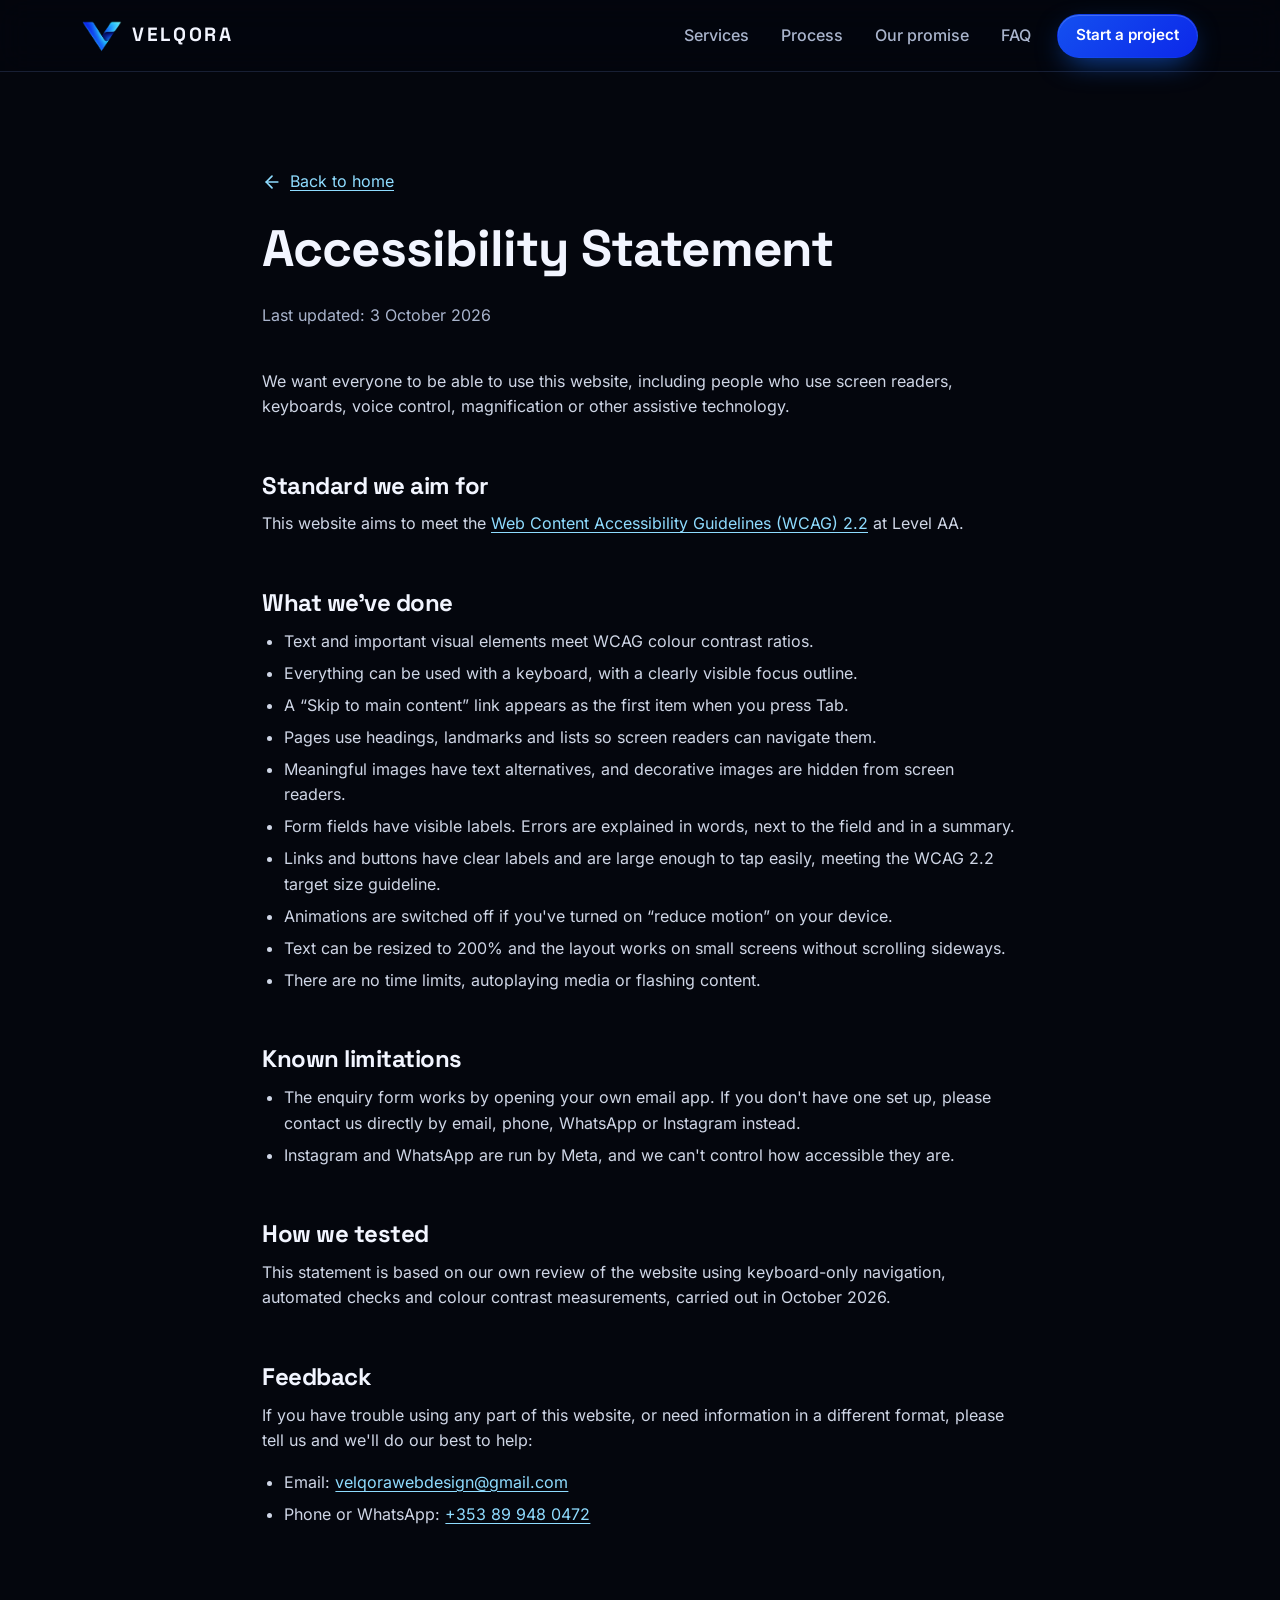
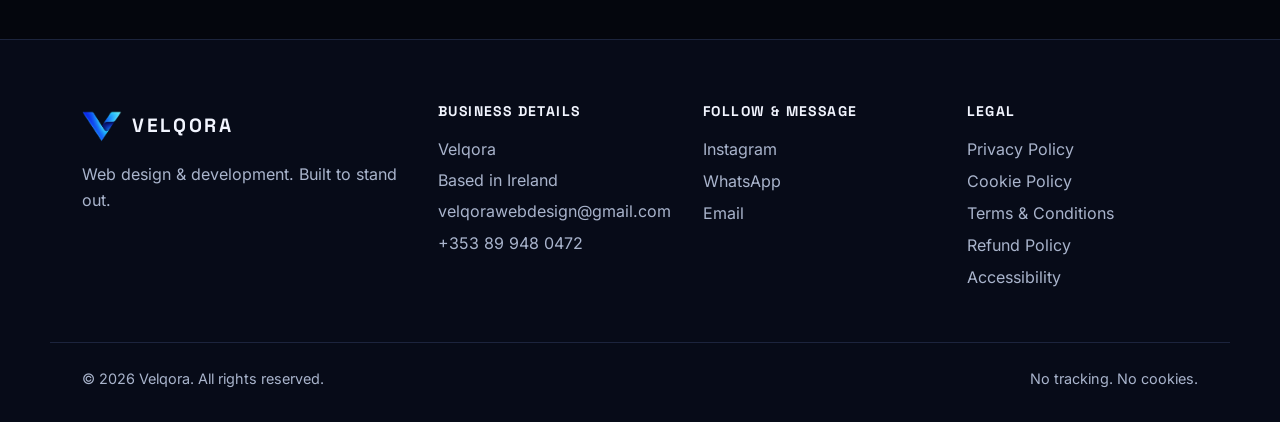
<file: accessibility.html>
<!doctype html>
<html lang="en-IE">
<head>
  <meta charset="utf-8">
  <meta name="viewport" content="width=device-width, initial-scale=1">
  <meta http-equiv="Content-Security-Policy" content="default-src 'self'; img-src 'self' data:; style-src 'self'; script-src 'self'; font-src 'self'; connect-src 'none'; frame-src 'none'; object-src 'none'; base-uri 'self'; form-action 'none'">
  <meta name="referrer" content="strict-origin-when-cross-origin">
  <title>Accessibility Statement | Velqora</title>
  <meta name="description" content="Velqora's commitment to an accessible website and how to report a problem.">
  <meta name="theme-color" content="#04060d">
  <link rel="icon" type="image/png" sizes="32x32" href="assets/img/favicon-32.png">
  <link rel="apple-touch-icon" href="assets/img/apple-touch-icon.png">
  <link rel="stylesheet" href="assets/css/styles.css">
  <script src="assets/js/main.js" defer></script>
</head>
<body>
  <a class="skip-link" href="#main">Skip to main content</a>
  <header class="site-header">
    <div class="container header-inner">
      <a class="brand" href="./" aria-label="Velqora home">
        <img src="assets/img/velqora-logo.webp" alt="" width="380" height="304">
        <span class="brand-name">VELQORA</span>
      </a>
      <button class="nav-toggle" type="button" aria-expanded="false" aria-controls="site-nav">
        <span class="nav-toggle-bars" aria-hidden="true"></span>
        <span class="nav-toggle-label">Menu</span>
      </button>
      <nav id="site-nav" class="site-nav" aria-label="Main">
        <ul>
          <li><a href="./#services">Services</a></li>
          <li><a href="./#process">Process</a></li>
          <li><a href="./#promise">Our promise</a></li>
          <li><a href="./#faq">FAQ</a></li>
          <li><a class="btn btn-small btn-primary" href="./#contact">Start a project</a></li>
        </ul>
      </nav>
    </div>
  </header>

  <main id="main" class="legal">
    <div class="container narrow">
      <a class="back-link" href="./"><svg class="icon" aria-hidden="true" viewBox="0 0 24 24"><path d="M5 12h14"/><path d="m12 5 7 7-7 7"/></svg>Back to home</a>
      <h1>Accessibility Statement</h1>
      <p class="updated">Last updated: 3 October 2026</p>
      <p>We want everyone to be able to use this website, including people who use screen readers, keyboards, voice control, magnification or other assistive technology.</p>

      <h2>Standard we aim for</h2>
      <p>This website aims to meet the <a href="https://www.w3.org/TR/WCAG22/" target="_blank" rel="noopener noreferrer">Web Content Accessibility Guidelines (WCAG) 2.2<span class="visually-hidden"> (opens in a new tab)</span></a> at Level AA.</p>

      <h2>What we've done</h2>
      <ul>
        <li>Text and important visual elements meet WCAG colour contrast ratios.</li>
        <li>Everything can be used with a keyboard, with a clearly visible focus outline.</li>
        <li>A &ldquo;Skip to main content&rdquo; link appears as the first item when you press Tab.</li>
        <li>Pages use headings, landmarks and lists so screen readers can navigate them.</li>
        <li>Meaningful images have text alternatives, and decorative images are hidden from screen readers.</li>
        <li>Form fields have visible labels. Errors are explained in words, next to the field and in a summary.</li>
        <li>Links and buttons have clear labels and are large enough to tap easily, meeting the WCAG 2.2 target size guideline.</li>
        <li>Animations are switched off if you've turned on &ldquo;reduce motion&rdquo; on your device.</li>
        <li>Text can be resized to 200% and the layout works on small screens without scrolling sideways.</li>
        <li>There are no time limits, autoplaying media or flashing content.</li>
      </ul>

      <h2>Known limitations</h2>
      <ul>
        <li>The enquiry form works by opening your own email app. If you don't have one set up, please contact us directly by email, phone, WhatsApp or Instagram instead.</li>
        <li>Instagram and WhatsApp are run by Meta, and we can't control how accessible they are.</li>
      </ul>

      <h2>How we tested</h2>
      <p>This statement is based on our own review of the website using keyboard-only navigation, automated checks and colour contrast measurements, carried out in October 2026.</p>

      <h2>Feedback</h2>
      <p>If you have trouble using any part of this website, or need information in a different format, please tell us and we'll do our best to help:</p>
      <ul>
        <li>Email: <a href="mailto:velqorawebdesign@gmail.com">velqorawebdesign@gmail.com</a></li>
        <li>Phone or WhatsApp: <a href="tel:+353899480472">+353 89 948 0472</a></li>
      </ul>
    </div>
  </main>

  <footer class="site-footer">
    <div class="container footer-grid">
      <div class="footer-brand">
        <a class="brand" href="./" aria-label="Velqora home">
          <img src="assets/img/velqora-logo.webp" alt="" width="380" height="304" loading="lazy">
          <span class="brand-name">VELQORA</span>
        </a>
        <p>Web design &amp; development. Built to stand out.</p>
      </div>
      <div>
        <h2 class="footer-heading">Business details</h2>
        <address>
          Velqora<br>
          Based in Ireland<br>
          <a href="mailto:velqorawebdesign@gmail.com">velqorawebdesign@gmail.com</a><br>
          <a href="tel:+353899480472">+353 89 948 0472</a>
        </address>
      </div>
      <div>
        <h2 class="footer-heading">Follow &amp; message</h2>
        <ul class="footer-links" role="list">
          <li><a href="https://www.instagram.com/__velqora/" target="_blank" rel="noopener noreferrer">Instagram<span class="visually-hidden"> (opens in a new tab)</span></a></li>
          <li><a href="https://wa.me/353899480472" target="_blank" rel="noopener noreferrer">WhatsApp<span class="visually-hidden"> (opens in a new tab)</span></a></li>
          <li><a href="mailto:velqorawebdesign@gmail.com">Email</a></li>
        </ul>
      </div>
      <div>
        <h2 class="footer-heading">Legal</h2>
        <ul class="footer-links" role="list">
          <li><a href="privacy.html">Privacy Policy</a></li>
          <li><a href="cookies.html">Cookie Policy</a></li>
          <li><a href="terms.html">Terms &amp; Conditions</a></li>
          <li><a href="refunds.html">Refund Policy</a></li>
          <li><a href="accessibility.html" aria-current="page">Accessibility</a></li>
        </ul>
      </div>
    </div>
    <div class="container footer-bottom">
      <p>&copy; 2026 Velqora. All rights reserved.</p>
      <p>No tracking. No cookies.</p>
    </div>
  </footer>
</body>
</html>
</file>
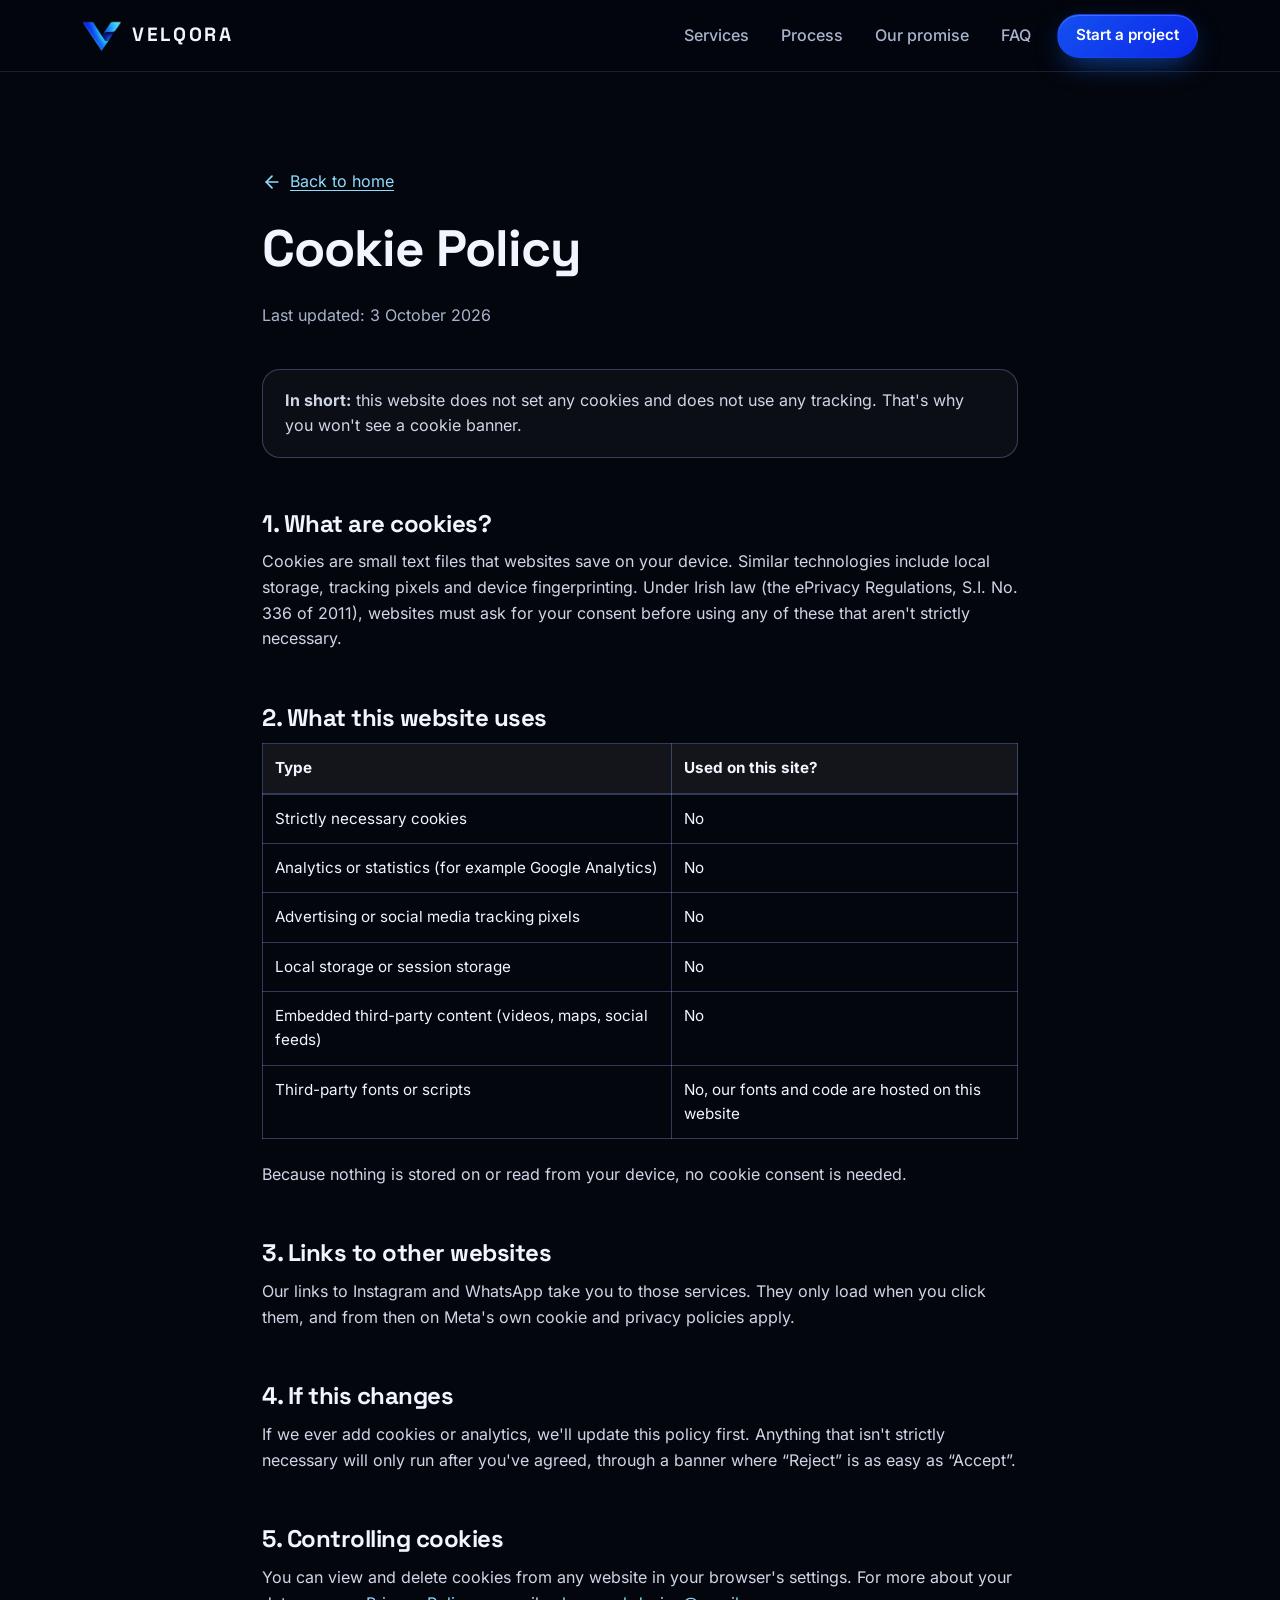
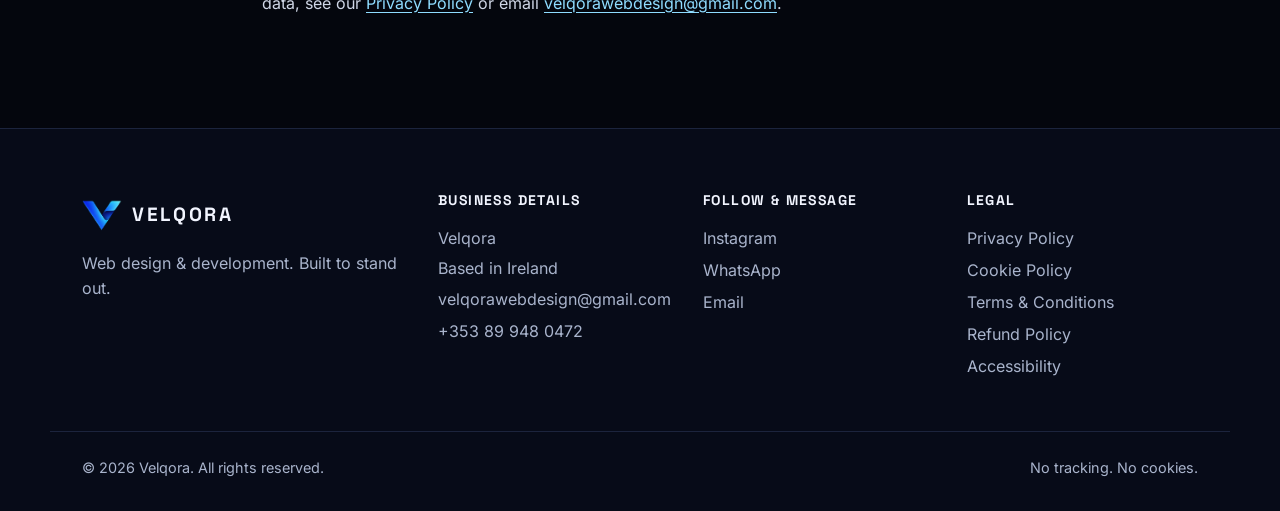
<file: cookies.html>
<!doctype html>
<html lang="en-IE">
<head>
  <meta charset="utf-8">
  <meta name="viewport" content="width=device-width, initial-scale=1">
  <meta http-equiv="Content-Security-Policy" content="default-src 'self'; img-src 'self' data:; style-src 'self'; script-src 'self'; font-src 'self'; connect-src 'none'; frame-src 'none'; object-src 'none'; base-uri 'self'; form-action 'none'">
  <meta name="referrer" content="strict-origin-when-cross-origin">
  <title>Cookie Policy | Velqora</title>
  <meta name="description" content="Velqora's website does not use cookies, analytics or tracking.">
  <meta name="theme-color" content="#04060d">
  <link rel="icon" type="image/png" sizes="32x32" href="assets/img/favicon-32.png">
  <link rel="apple-touch-icon" href="assets/img/apple-touch-icon.png">
  <link rel="stylesheet" href="assets/css/styles.css">
  <script src="assets/js/main.js" defer></script>
</head>
<body>
  <a class="skip-link" href="#main">Skip to main content</a>
  <header class="site-header">
    <div class="container header-inner">
      <a class="brand" href="./" aria-label="Velqora home">
        <img src="assets/img/velqora-logo.webp" alt="" width="380" height="304">
        <span class="brand-name">VELQORA</span>
      </a>
      <button class="nav-toggle" type="button" aria-expanded="false" aria-controls="site-nav">
        <span class="nav-toggle-bars" aria-hidden="true"></span>
        <span class="nav-toggle-label">Menu</span>
      </button>
      <nav id="site-nav" class="site-nav" aria-label="Main">
        <ul>
          <li><a href="./#services">Services</a></li>
          <li><a href="./#process">Process</a></li>
          <li><a href="./#promise">Our promise</a></li>
          <li><a href="./#faq">FAQ</a></li>
          <li><a class="btn btn-small btn-primary" href="./#contact">Start a project</a></li>
        </ul>
      </nav>
    </div>
  </header>

  <main id="main" class="legal">
    <div class="container narrow">
      <a class="back-link" href="./"><svg class="icon" aria-hidden="true" viewBox="0 0 24 24"><path d="M5 12h14"/><path d="m12 5 7 7-7 7"/></svg>Back to home</a>
      <h1>Cookie Policy</h1>
      <p class="updated">Last updated: 3 October 2026</p>
      <div class="callout">
        <p><strong>In short:</strong> this website does not set any cookies and does not use any tracking. That's why you won't see a cookie banner.</p>
      </div>

      <h2>1. What are cookies?</h2>
      <p>Cookies are small text files that websites save on your device. Similar technologies include local storage, tracking pixels and device fingerprinting. Under Irish law (the ePrivacy Regulations, S.I. No. 336 of 2011), websites must ask for your consent before using any of these that aren't strictly necessary.</p>

      <h2>2. What this website uses</h2>
      <div class="table-wrap">
        <table>
          <caption class="visually-hidden">Cookies and similar technologies on this website</caption>
          <thead>
            <tr><th scope="col">Type</th><th scope="col">Used on this site?</th></tr>
          </thead>
          <tbody>
            <tr><td>Strictly necessary cookies</td><td>No</td></tr>
            <tr><td>Analytics or statistics (for example Google Analytics)</td><td>No</td></tr>
            <tr><td>Advertising or social media tracking pixels</td><td>No</td></tr>
            <tr><td>Local storage or session storage</td><td>No</td></tr>
            <tr><td>Embedded third-party content (videos, maps, social feeds)</td><td>No</td></tr>
            <tr><td>Third-party fonts or scripts</td><td>No, our fonts and code are hosted on this website</td></tr>
          </tbody>
        </table>
      </div>
      <p>Because nothing is stored on or read from your device, no cookie consent is needed.</p>

      <h2>3. Links to other websites</h2>
      <p>Our links to Instagram and WhatsApp take you to those services. They only load when you click them, and from then on Meta's own cookie and privacy policies apply.</p>

      <h2>4. If this changes</h2>
      <p>If we ever add cookies or analytics, we'll update this policy first. Anything that isn't strictly necessary will only run after you've agreed, through a banner where &ldquo;Reject&rdquo; is as easy as &ldquo;Accept&rdquo;.</p>

      <h2>5. Controlling cookies</h2>
      <p>You can view and delete cookies from any website in your browser's settings. For more about your data, see our <a href="privacy.html">Privacy Policy</a> or email <a href="mailto:velqorawebdesign@gmail.com">velqorawebdesign@gmail.com</a>.</p>
    </div>
  </main>

  <footer class="site-footer">
    <div class="container footer-grid">
      <div class="footer-brand">
        <a class="brand" href="./" aria-label="Velqora home">
          <img src="assets/img/velqora-logo.webp" alt="" width="380" height="304" loading="lazy">
          <span class="brand-name">VELQORA</span>
        </a>
        <p>Web design &amp; development. Built to stand out.</p>
      </div>
      <div>
        <h2 class="footer-heading">Business details</h2>
        <address>
          Velqora<br>
          Based in Ireland<br>
          <a href="mailto:velqorawebdesign@gmail.com">velqorawebdesign@gmail.com</a><br>
          <a href="tel:+353899480472">+353 89 948 0472</a>
        </address>
      </div>
      <div>
        <h2 class="footer-heading">Follow &amp; message</h2>
        <ul class="footer-links" role="list">
          <li><a href="https://www.instagram.com/__velqora/" target="_blank" rel="noopener noreferrer">Instagram<span class="visually-hidden"> (opens in a new tab)</span></a></li>
          <li><a href="https://wa.me/353899480472" target="_blank" rel="noopener noreferrer">WhatsApp<span class="visually-hidden"> (opens in a new tab)</span></a></li>
          <li><a href="mailto:velqorawebdesign@gmail.com">Email</a></li>
        </ul>
      </div>
      <div>
        <h2 class="footer-heading">Legal</h2>
        <ul class="footer-links" role="list">
          <li><a href="privacy.html">Privacy Policy</a></li>
          <li><a href="cookies.html" aria-current="page">Cookie Policy</a></li>
          <li><a href="terms.html">Terms &amp; Conditions</a></li>
          <li><a href="refunds.html">Refund Policy</a></li>
          <li><a href="accessibility.html">Accessibility</a></li>
        </ul>
      </div>
    </div>
    <div class="container footer-bottom">
      <p>&copy; 2026 Velqora. All rights reserved.</p>
      <p>No tracking. No cookies.</p>
    </div>
  </footer>
</body>
</html>
</file>
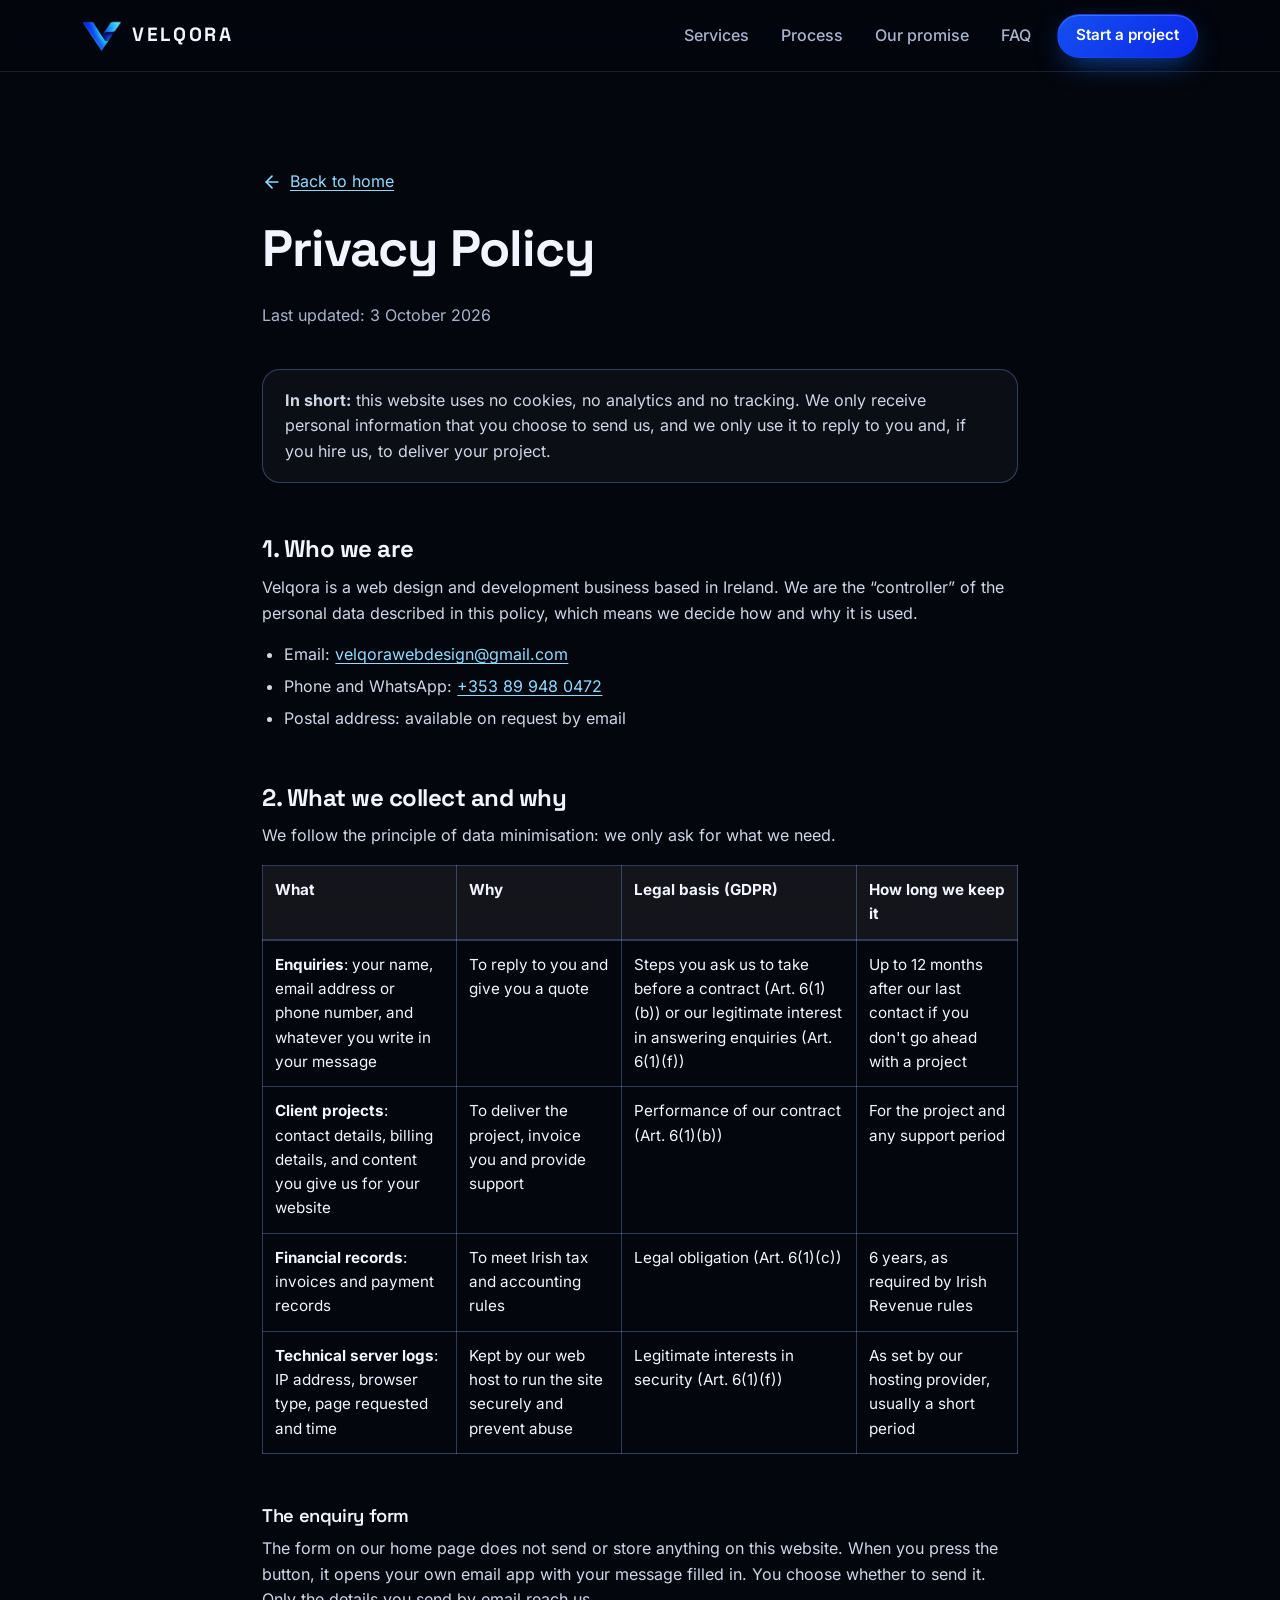
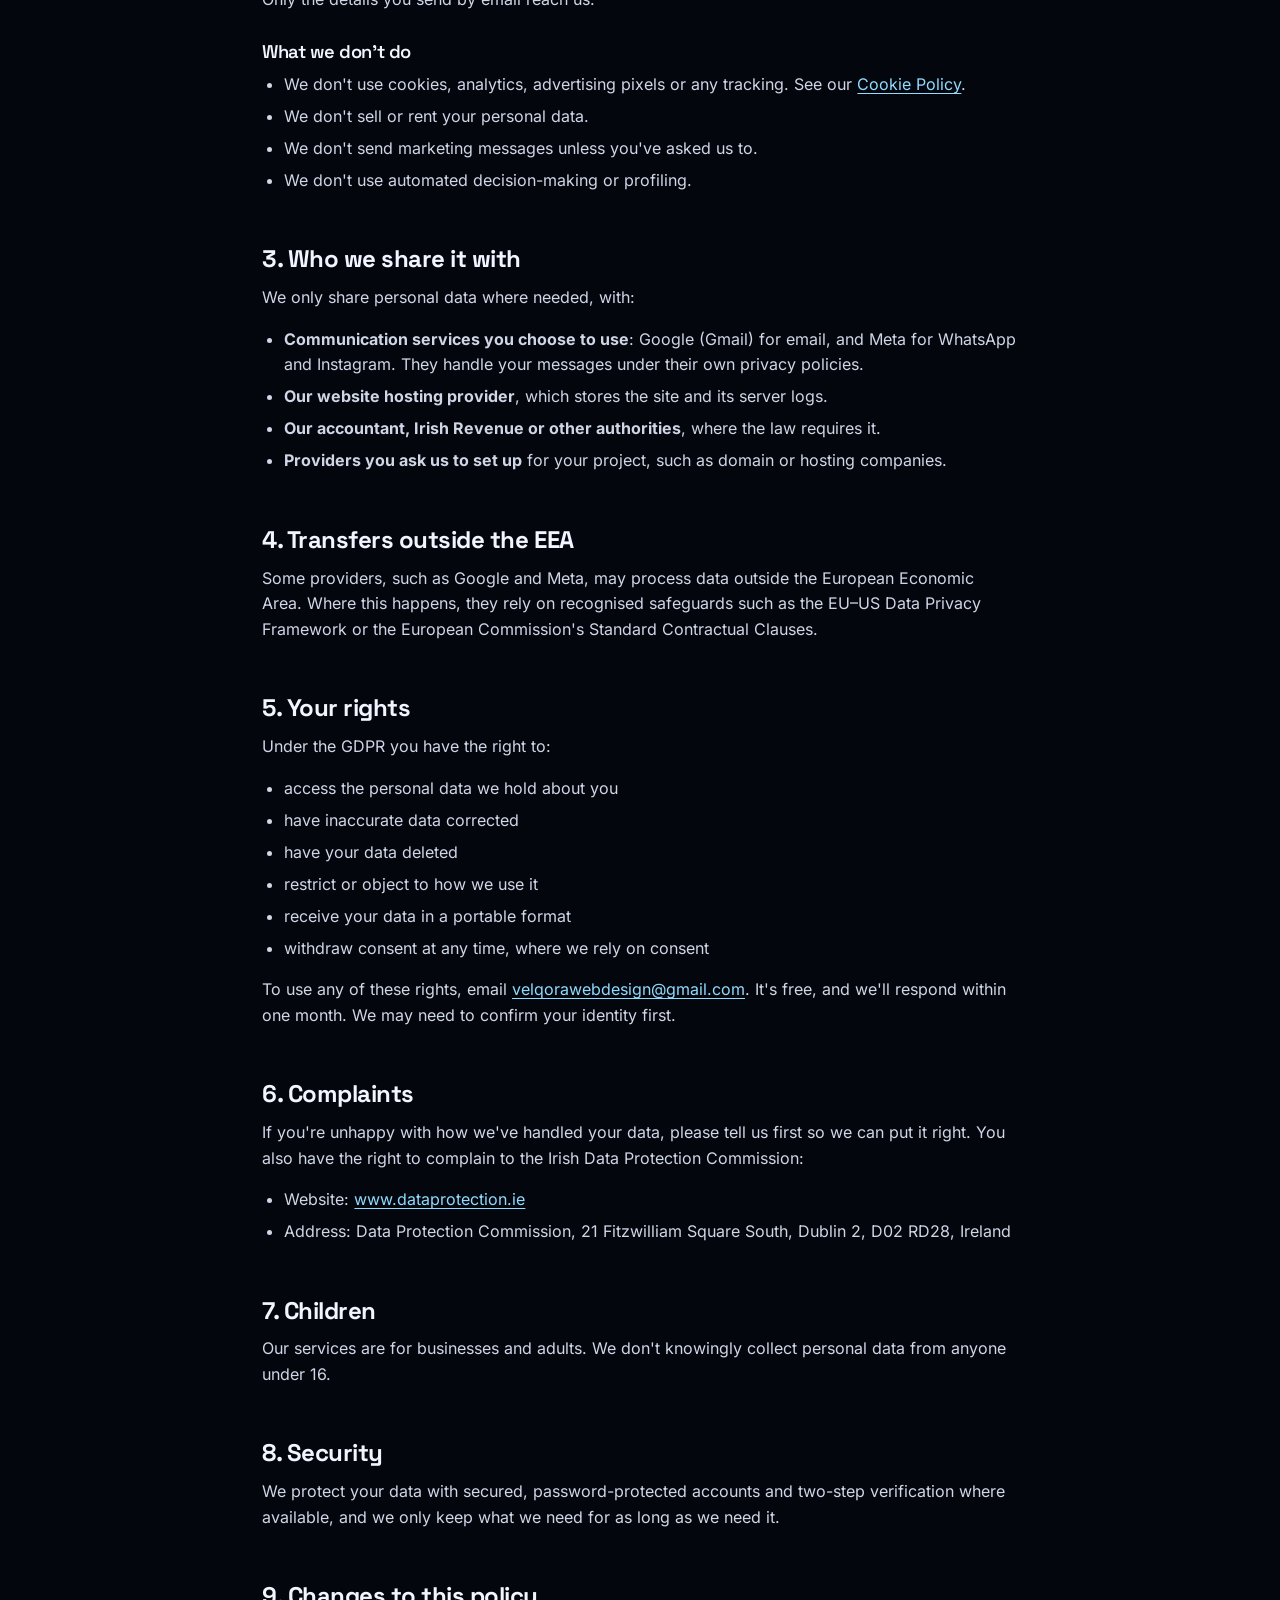
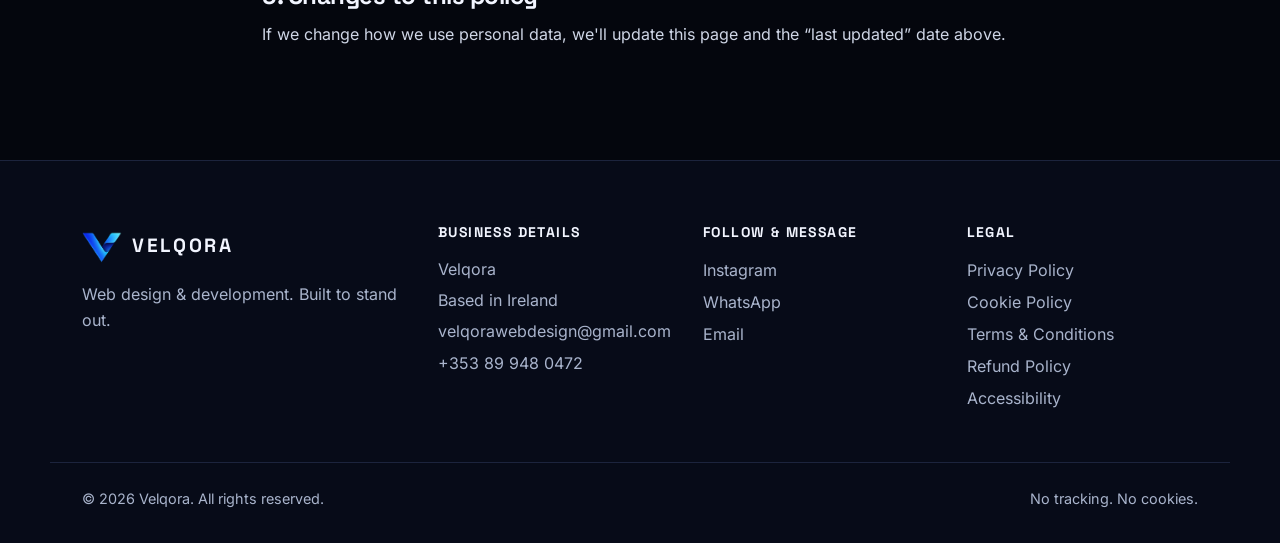
<file: privacy.html>
<!doctype html>
<html lang="en-IE">
<head>
  <meta charset="utf-8">
  <meta name="viewport" content="width=device-width, initial-scale=1">
  <meta http-equiv="Content-Security-Policy" content="default-src 'self'; img-src 'self' data:; style-src 'self'; script-src 'self'; font-src 'self'; connect-src 'none'; frame-src 'none'; object-src 'none'; base-uri 'self'; form-action 'none'">
  <meta name="referrer" content="strict-origin-when-cross-origin">
  <title>Privacy Policy | Velqora</title>
  <meta name="description" content="How Velqora collects, uses and protects your personal data under the GDPR.">
  <meta name="theme-color" content="#04060d">
  <link rel="icon" type="image/png" sizes="32x32" href="assets/img/favicon-32.png">
  <link rel="apple-touch-icon" href="assets/img/apple-touch-icon.png">
  <link rel="stylesheet" href="assets/css/styles.css">
  <script src="assets/js/main.js" defer></script>
</head>
<body>
  <a class="skip-link" href="#main">Skip to main content</a>
  <header class="site-header">
    <div class="container header-inner">
      <a class="brand" href="./" aria-label="Velqora home">
        <img src="assets/img/velqora-logo.webp" alt="" width="380" height="304">
        <span class="brand-name">VELQORA</span>
      </a>
      <button class="nav-toggle" type="button" aria-expanded="false" aria-controls="site-nav">
        <span class="nav-toggle-bars" aria-hidden="true"></span>
        <span class="nav-toggle-label">Menu</span>
      </button>
      <nav id="site-nav" class="site-nav" aria-label="Main">
        <ul>
          <li><a href="./#services">Services</a></li>
          <li><a href="./#process">Process</a></li>
          <li><a href="./#promise">Our promise</a></li>
          <li><a href="./#faq">FAQ</a></li>
          <li><a class="btn btn-small btn-primary" href="./#contact">Start a project</a></li>
        </ul>
      </nav>
    </div>
  </header>

  <main id="main" class="legal">
    <div class="container narrow">
      <a class="back-link" href="./"><svg class="icon" aria-hidden="true" viewBox="0 0 24 24"><path d="M5 12h14"/><path d="m12 5 7 7-7 7"/></svg>Back to home</a>
      <h1>Privacy Policy</h1>
      <p class="updated">Last updated: 3 October 2026</p>
      <div class="callout">
        <p><strong>In short:</strong> this website uses no cookies, no analytics and no tracking. We only receive personal information that you choose to send us, and we only use it to reply to you and, if you hire us, to deliver your project.</p>
      </div>

      <h2>1. Who we are</h2>
      <p>Velqora is a web design and development business based in Ireland. We are the &ldquo;controller&rdquo; of the personal data described in this policy, which means we decide how and why it is used.</p>
      <ul>
        <li>Email: <a href="mailto:velqorawebdesign@gmail.com">velqorawebdesign@gmail.com</a></li>
        <li>Phone and WhatsApp: <a href="tel:+353899480472">+353 89 948 0472</a></li>
        <li>Postal address: available on request by email</li>
      </ul>
      <!-- TODO (owner): add your legal/trading name and postal address here and in the footer. -->

      <h2>2. What we collect and why</h2>
      <p>We follow the principle of data minimisation: we only ask for what we need.</p>
      <div class="table-wrap">
        <table>
          <caption class="visually-hidden">Personal data we process, why, legal basis and how long we keep it</caption>
          <thead>
            <tr><th scope="col">What</th><th scope="col">Why</th><th scope="col">Legal basis (GDPR)</th><th scope="col">How long we keep it</th></tr>
          </thead>
          <tbody>
            <tr>
              <td><strong>Enquiries</strong>: your name, email address or phone number, and whatever you write in your message</td>
              <td>To reply to you and give you a quote</td>
              <td>Steps you ask us to take before a contract (Art. 6(1)(b)) or our legitimate interest in answering enquiries (Art. 6(1)(f))</td>
              <td>Up to 12 months after our last contact if you don't go ahead with a project</td>
            </tr>
            <tr>
              <td><strong>Client projects</strong>: contact details, billing details, and content you give us for your website</td>
              <td>To deliver the project, invoice you and provide support</td>
              <td>Performance of our contract (Art. 6(1)(b))</td>
              <td>For the project and any support period</td>
            </tr>
            <tr>
              <td><strong>Financial records</strong>: invoices and payment records</td>
              <td>To meet Irish tax and accounting rules</td>
              <td>Legal obligation (Art. 6(1)(c))</td>
              <td>6 years, as required by Irish Revenue rules</td>
            </tr>
            <tr>
              <td><strong>Technical server logs</strong>: IP address, browser type, page requested and time</td>
              <td>Kept by our web host to run the site securely and prevent abuse</td>
              <td>Legitimate interests in security (Art. 6(1)(f))</td>
              <td>As set by our hosting provider, usually a short period</td>
            </tr>
          </tbody>
        </table>
      </div>

      <h3>The enquiry form</h3>
      <p>The form on our home page does not send or store anything on this website. When you press the button, it opens your own email app with your message filled in. You choose whether to send it. Only the details you send by email reach us.</p>

      <h3>What we don't do</h3>
      <ul>
        <li>We don't use cookies, analytics, advertising pixels or any tracking. See our <a href="cookies.html">Cookie Policy</a>.</li>
        <li>We don't sell or rent your personal data.</li>
        <li>We don't send marketing messages unless you've asked us to.</li>
        <li>We don't use automated decision-making or profiling.</li>
      </ul>

      <h2>3. Who we share it with</h2>
      <p>We only share personal data where needed, with:</p>
      <ul>
        <li><strong>Communication services you choose to use</strong>: Google (Gmail) for email, and Meta for WhatsApp and Instagram. They handle your messages under their own privacy policies.</li>
        <li><strong>Our website hosting provider</strong>, which stores the site and its server logs.</li>
        <li><strong>Our accountant, Irish Revenue or other authorities</strong>, where the law requires it.</li>
        <li><strong>Providers you ask us to set up</strong> for your project, such as domain or hosting companies.</li>
      </ul>

      <h2>4. Transfers outside the EEA</h2>
      <p>Some providers, such as Google and Meta, may process data outside the European Economic Area. Where this happens, they rely on recognised safeguards such as the EU&ndash;US Data Privacy Framework or the European Commission's Standard Contractual Clauses.</p>

      <h2>5. Your rights</h2>
      <p>Under the GDPR you have the right to:</p>
      <ul>
        <li>access the personal data we hold about you</li>
        <li>have inaccurate data corrected</li>
        <li>have your data deleted</li>
        <li>restrict or object to how we use it</li>
        <li>receive your data in a portable format</li>
        <li>withdraw consent at any time, where we rely on consent</li>
      </ul>
      <p>To use any of these rights, email <a href="mailto:velqorawebdesign@gmail.com">velqorawebdesign@gmail.com</a>. It's free, and we'll respond within one month. We may need to confirm your identity first.</p>

      <h2>6. Complaints</h2>
      <p>If you're unhappy with how we've handled your data, please tell us first so we can put it right. You also have the right to complain to the Irish Data Protection Commission:</p>
      <ul>
        <li>Website: <a href="https://www.dataprotection.ie" target="_blank" rel="noopener noreferrer">www.dataprotection.ie<span class="visually-hidden"> (opens in a new tab)</span></a></li>
        <li>Address: Data Protection Commission, 21 Fitzwilliam Square South, Dublin 2, D02 RD28, Ireland</li>
      </ul>

      <h2>7. Children</h2>
      <p>Our services are for businesses and adults. We don't knowingly collect personal data from anyone under 16.</p>

      <h2>8. Security</h2>
      <p>We protect your data with secured, password-protected accounts and two-step verification where available, and we only keep what we need for as long as we need it.</p>

      <h2>9. Changes to this policy</h2>
      <p>If we change how we use personal data, we'll update this page and the &ldquo;last updated&rdquo; date above.</p>
    </div>
  </main>

  <footer class="site-footer">
    <div class="container footer-grid">
      <div class="footer-brand">
        <a class="brand" href="./" aria-label="Velqora home">
          <img src="assets/img/velqora-logo.webp" alt="" width="380" height="304" loading="lazy">
          <span class="brand-name">VELQORA</span>
        </a>
        <p>Web design &amp; development. Built to stand out.</p>
      </div>
      <div>
        <h2 class="footer-heading">Business details</h2>
        <address>
          Velqora<br>
          Based in Ireland<br>
          <a href="mailto:velqorawebdesign@gmail.com">velqorawebdesign@gmail.com</a><br>
          <a href="tel:+353899480472">+353 89 948 0472</a>
        </address>
      </div>
      <div>
        <h2 class="footer-heading">Follow &amp; message</h2>
        <ul class="footer-links" role="list">
          <li><a href="https://www.instagram.com/__velqora/" target="_blank" rel="noopener noreferrer">Instagram<span class="visually-hidden"> (opens in a new tab)</span></a></li>
          <li><a href="https://wa.me/353899480472" target="_blank" rel="noopener noreferrer">WhatsApp<span class="visually-hidden"> (opens in a new tab)</span></a></li>
          <li><a href="mailto:velqorawebdesign@gmail.com">Email</a></li>
        </ul>
      </div>
      <div>
        <h2 class="footer-heading">Legal</h2>
        <ul class="footer-links" role="list">
          <li><a href="privacy.html" aria-current="page">Privacy Policy</a></li>
          <li><a href="cookies.html">Cookie Policy</a></li>
          <li><a href="terms.html">Terms &amp; Conditions</a></li>
          <li><a href="refunds.html">Refund Policy</a></li>
          <li><a href="accessibility.html">Accessibility</a></li>
        </ul>
      </div>
    </div>
    <div class="container footer-bottom">
      <p>&copy; 2026 Velqora. All rights reserved.</p>
      <p>No tracking. No cookies.</p>
    </div>
  </footer>
</body>
</html>
</file>
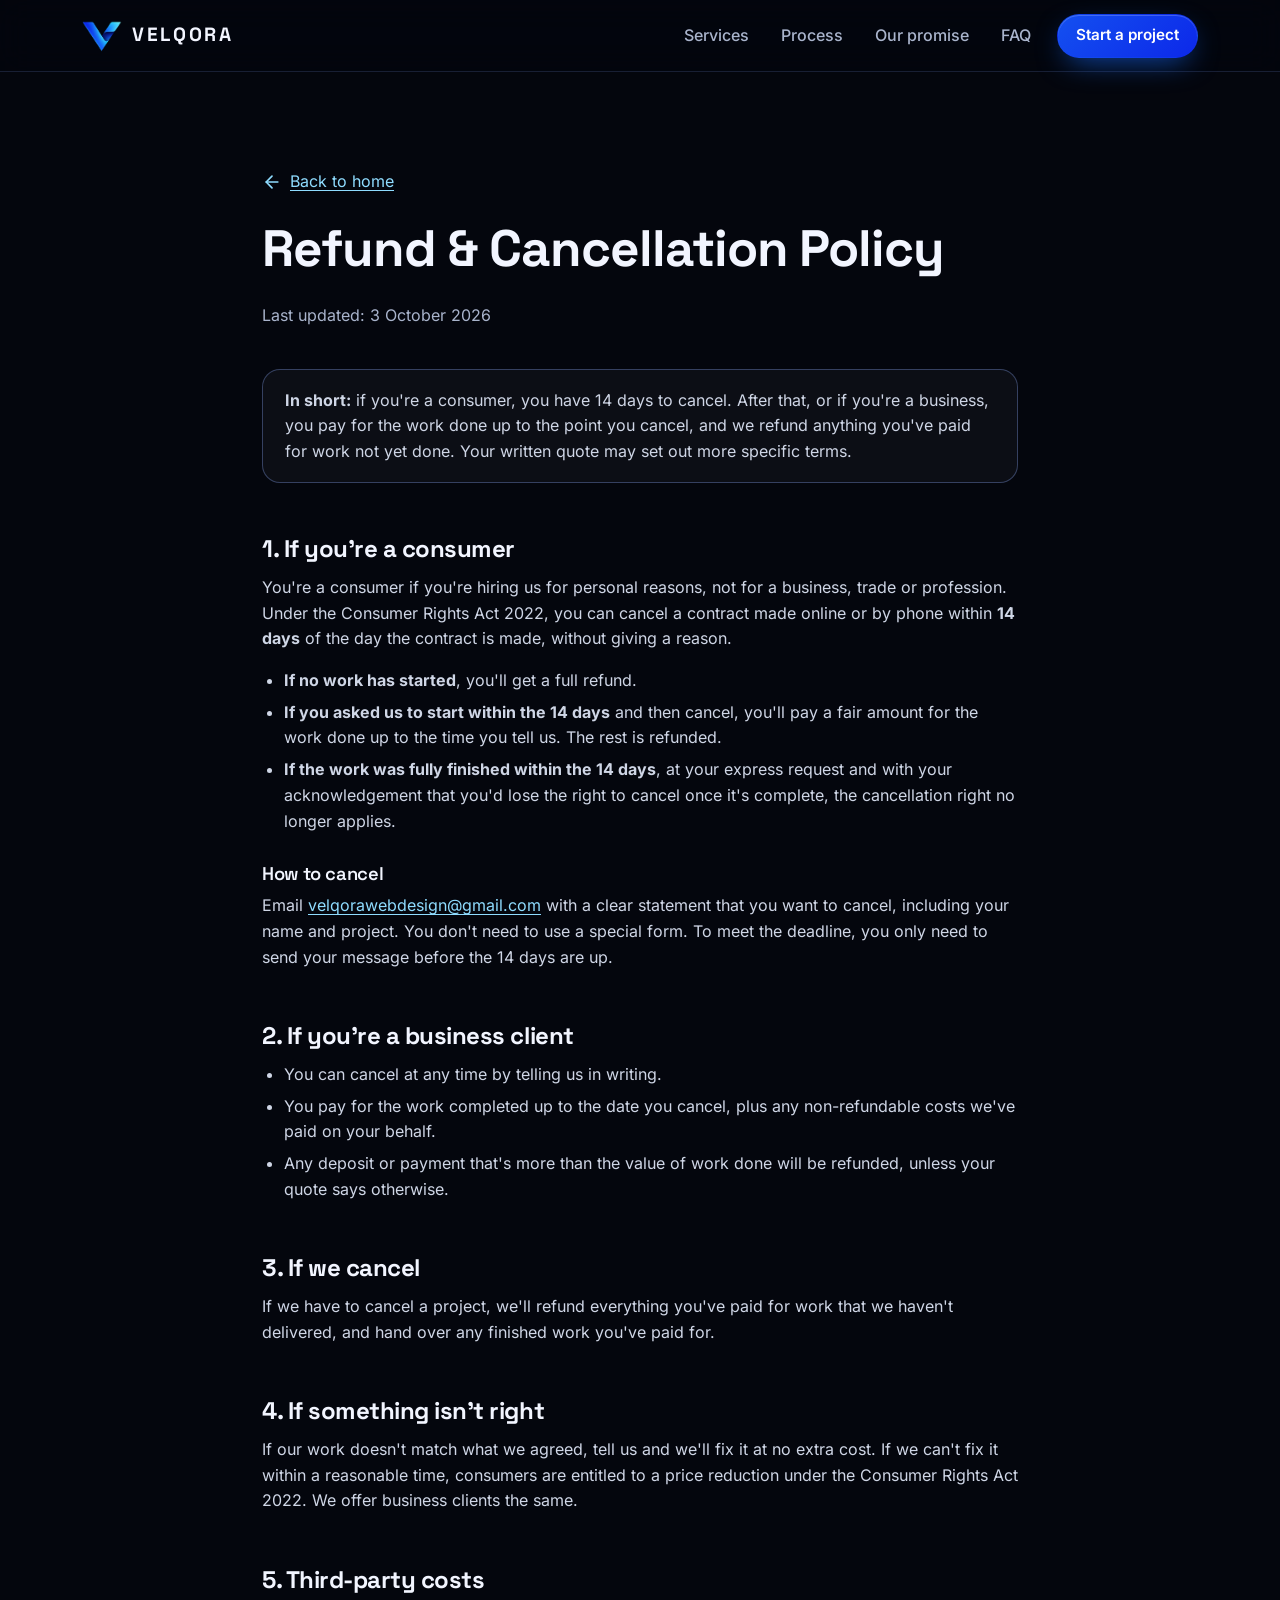
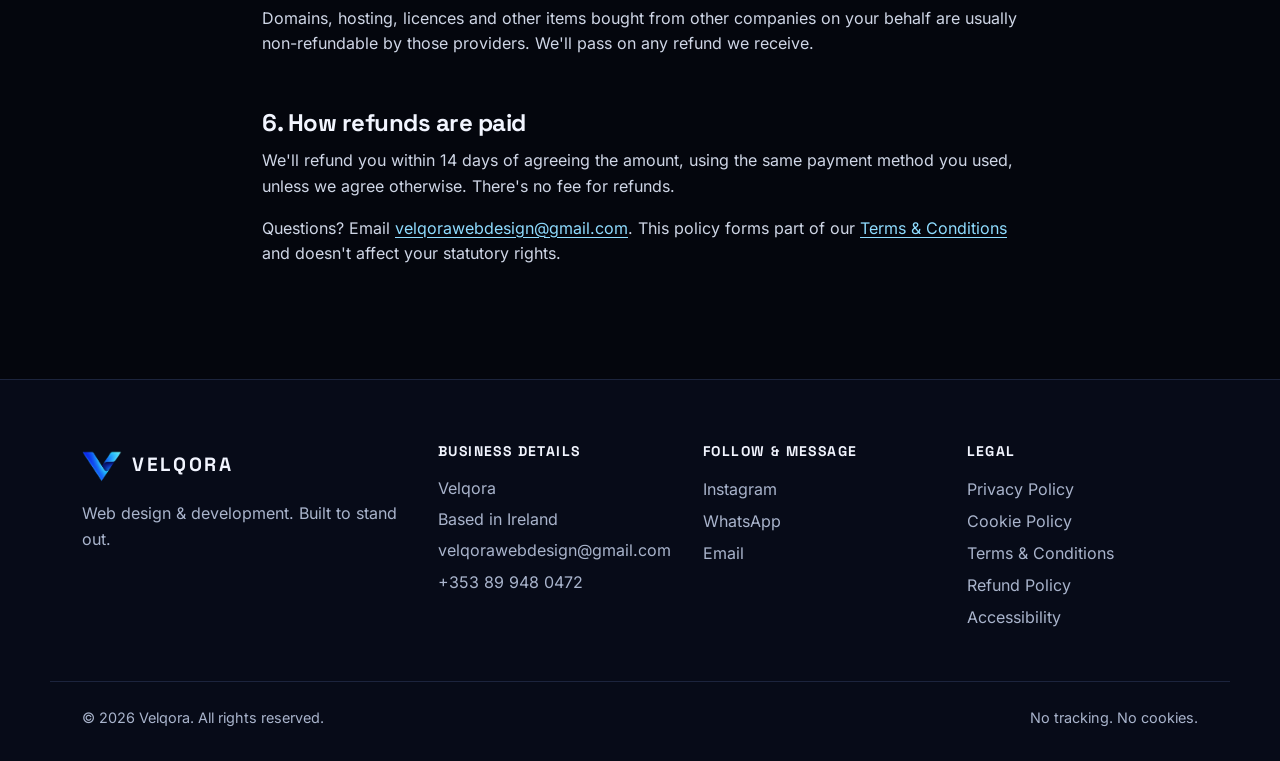
<file: refunds.html>
<!doctype html>
<html lang="en-IE">
<head>
  <meta charset="utf-8">
  <meta name="viewport" content="width=device-width, initial-scale=1">
  <meta http-equiv="Content-Security-Policy" content="default-src 'self'; img-src 'self' data:; style-src 'self'; script-src 'self'; font-src 'self'; connect-src 'none'; frame-src 'none'; object-src 'none'; base-uri 'self'; form-action 'none'">
  <meta name="referrer" content="strict-origin-when-cross-origin">
  <title>Refund &amp; Cancellation Policy | Velqora</title>
  <meta name="description" content="How cancellations and refunds work for Velqora web design projects.">
  <meta name="theme-color" content="#04060d">
  <link rel="icon" type="image/png" sizes="32x32" href="assets/img/favicon-32.png">
  <link rel="apple-touch-icon" href="assets/img/apple-touch-icon.png">
  <link rel="stylesheet" href="assets/css/styles.css">
  <script src="assets/js/main.js" defer></script>
</head>
<body>
  <a class="skip-link" href="#main">Skip to main content</a>
  <header class="site-header">
    <div class="container header-inner">
      <a class="brand" href="./" aria-label="Velqora home">
        <img src="assets/img/velqora-logo.webp" alt="" width="380" height="304">
        <span class="brand-name">VELQORA</span>
      </a>
      <button class="nav-toggle" type="button" aria-expanded="false" aria-controls="site-nav">
        <span class="nav-toggle-bars" aria-hidden="true"></span>
        <span class="nav-toggle-label">Menu</span>
      </button>
      <nav id="site-nav" class="site-nav" aria-label="Main">
        <ul>
          <li><a href="./#services">Services</a></li>
          <li><a href="./#process">Process</a></li>
          <li><a href="./#promise">Our promise</a></li>
          <li><a href="./#faq">FAQ</a></li>
          <li><a class="btn btn-small btn-primary" href="./#contact">Start a project</a></li>
        </ul>
      </nav>
    </div>
  </header>

  <main id="main" class="legal">
    <div class="container narrow">
      <a class="back-link" href="./"><svg class="icon" aria-hidden="true" viewBox="0 0 24 24"><path d="M5 12h14"/><path d="m12 5 7 7-7 7"/></svg>Back to home</a>
      <h1>Refund &amp; Cancellation Policy</h1>
      <p class="updated">Last updated: 3 October 2026</p>
      <div class="callout">
        <p><strong>In short:</strong> if you're a consumer, you have 14 days to cancel. After that, or if you're a business, you pay for the work done up to the point you cancel, and we refund anything you've paid for work not yet done. Your written quote may set out more specific terms.</p>
      </div>

      <h2>1. If you're a consumer</h2>
      <p>You're a consumer if you're hiring us for personal reasons, not for a business, trade or profession. Under the Consumer Rights Act 2022, you can cancel a contract made online or by phone within <strong>14 days</strong> of the day the contract is made, without giving a reason.</p>
      <ul>
        <li><strong>If no work has started</strong>, you'll get a full refund.</li>
        <li><strong>If you asked us to start within the 14 days</strong> and then cancel, you'll pay a fair amount for the work done up to the time you tell us. The rest is refunded.</li>
        <li><strong>If the work was fully finished within the 14 days</strong>, at your express request and with your acknowledgement that you'd lose the right to cancel once it's complete, the cancellation right no longer applies.</li>
      </ul>

      <h3>How to cancel</h3>
      <p>Email <a href="mailto:velqorawebdesign@gmail.com">velqorawebdesign@gmail.com</a> with a clear statement that you want to cancel, including your name and project. You don't need to use a special form. To meet the deadline, you only need to send your message before the 14 days are up.</p>

      <h2>2. If you're a business client</h2>
      <ul>
        <li>You can cancel at any time by telling us in writing.</li>
        <li>You pay for the work completed up to the date you cancel, plus any non-refundable costs we've paid on your behalf.</li>
        <li>Any deposit or payment that's more than the value of work done will be refunded, unless your quote says otherwise.</li>
      </ul>

      <h2>3. If we cancel</h2>
      <p>If we have to cancel a project, we'll refund everything you've paid for work that we haven't delivered, and hand over any finished work you've paid for.</p>

      <h2>4. If something isn't right</h2>
      <p>If our work doesn't match what we agreed, tell us and we'll fix it at no extra cost. If we can't fix it within a reasonable time, consumers are entitled to a price reduction under the Consumer Rights Act 2022. We offer business clients the same.</p>

      <h2>5. Third-party costs</h2>
      <p>Domains, hosting, licences and other items bought from other companies on your behalf are usually non-refundable by those providers. We'll pass on any refund we receive.</p>

      <h2>6. How refunds are paid</h2>
      <p>We'll refund you within 14 days of agreeing the amount, using the same payment method you used, unless we agree otherwise. There's no fee for refunds.</p>

      <p>Questions? Email <a href="mailto:velqorawebdesign@gmail.com">velqorawebdesign@gmail.com</a>. This policy forms part of our <a href="terms.html">Terms &amp; Conditions</a> and doesn't affect your statutory rights.</p>
    </div>
  </main>

  <footer class="site-footer">
    <div class="container footer-grid">
      <div class="footer-brand">
        <a class="brand" href="./" aria-label="Velqora home">
          <img src="assets/img/velqora-logo.webp" alt="" width="380" height="304" loading="lazy">
          <span class="brand-name">VELQORA</span>
        </a>
        <p>Web design &amp; development. Built to stand out.</p>
      </div>
      <div>
        <h2 class="footer-heading">Business details</h2>
        <address>
          Velqora<br>
          Based in Ireland<br>
          <a href="mailto:velqorawebdesign@gmail.com">velqorawebdesign@gmail.com</a><br>
          <a href="tel:+353899480472">+353 89 948 0472</a>
        </address>
      </div>
      <div>
        <h2 class="footer-heading">Follow &amp; message</h2>
        <ul class="footer-links" role="list">
          <li><a href="https://www.instagram.com/__velqora/" target="_blank" rel="noopener noreferrer">Instagram<span class="visually-hidden"> (opens in a new tab)</span></a></li>
          <li><a href="https://wa.me/353899480472" target="_blank" rel="noopener noreferrer">WhatsApp<span class="visually-hidden"> (opens in a new tab)</span></a></li>
          <li><a href="mailto:velqorawebdesign@gmail.com">Email</a></li>
        </ul>
      </div>
      <div>
        <h2 class="footer-heading">Legal</h2>
        <ul class="footer-links" role="list">
          <li><a href="privacy.html">Privacy Policy</a></li>
          <li><a href="cookies.html">Cookie Policy</a></li>
          <li><a href="terms.html">Terms &amp; Conditions</a></li>
          <li><a href="refunds.html" aria-current="page">Refund Policy</a></li>
          <li><a href="accessibility.html">Accessibility</a></li>
        </ul>
      </div>
    </div>
    <div class="container footer-bottom">
      <p>&copy; 2026 Velqora. All rights reserved.</p>
      <p>No tracking. No cookies.</p>
    </div>
  </footer>
</body>
</html>
</file>
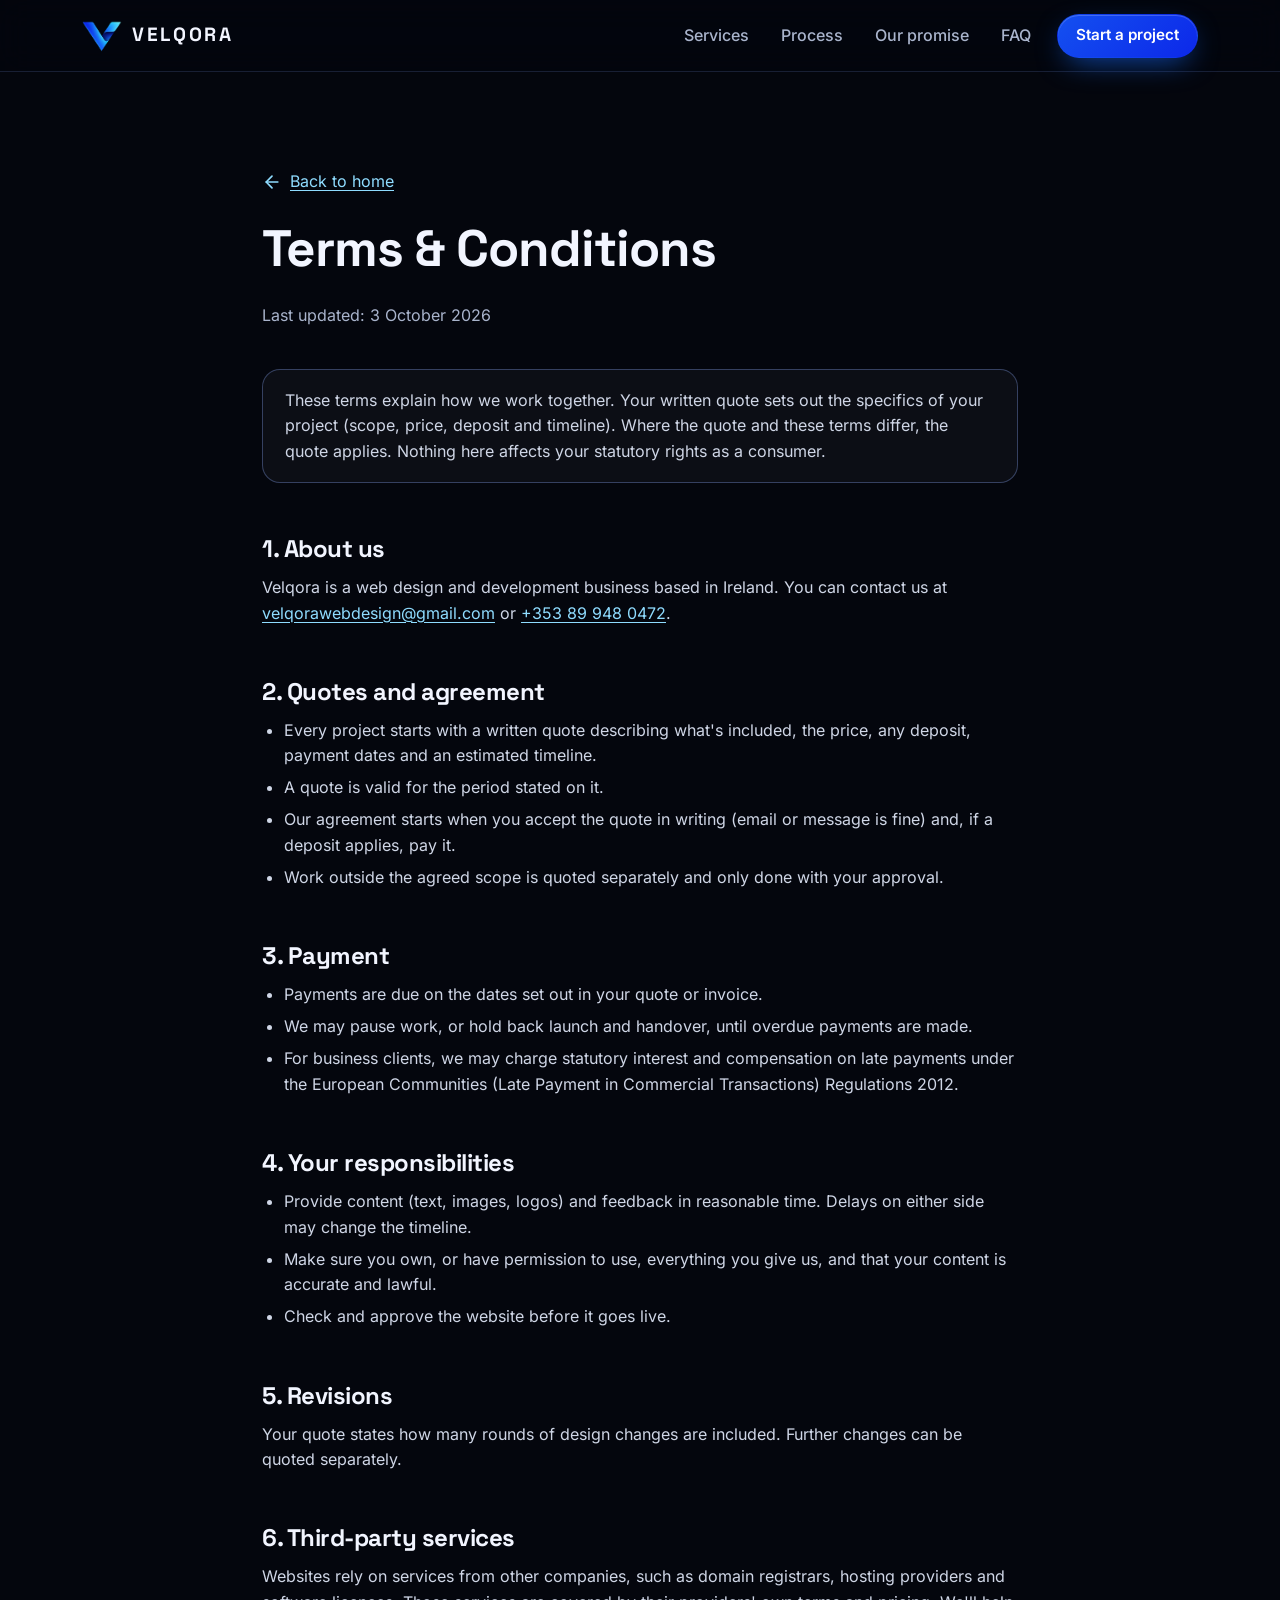
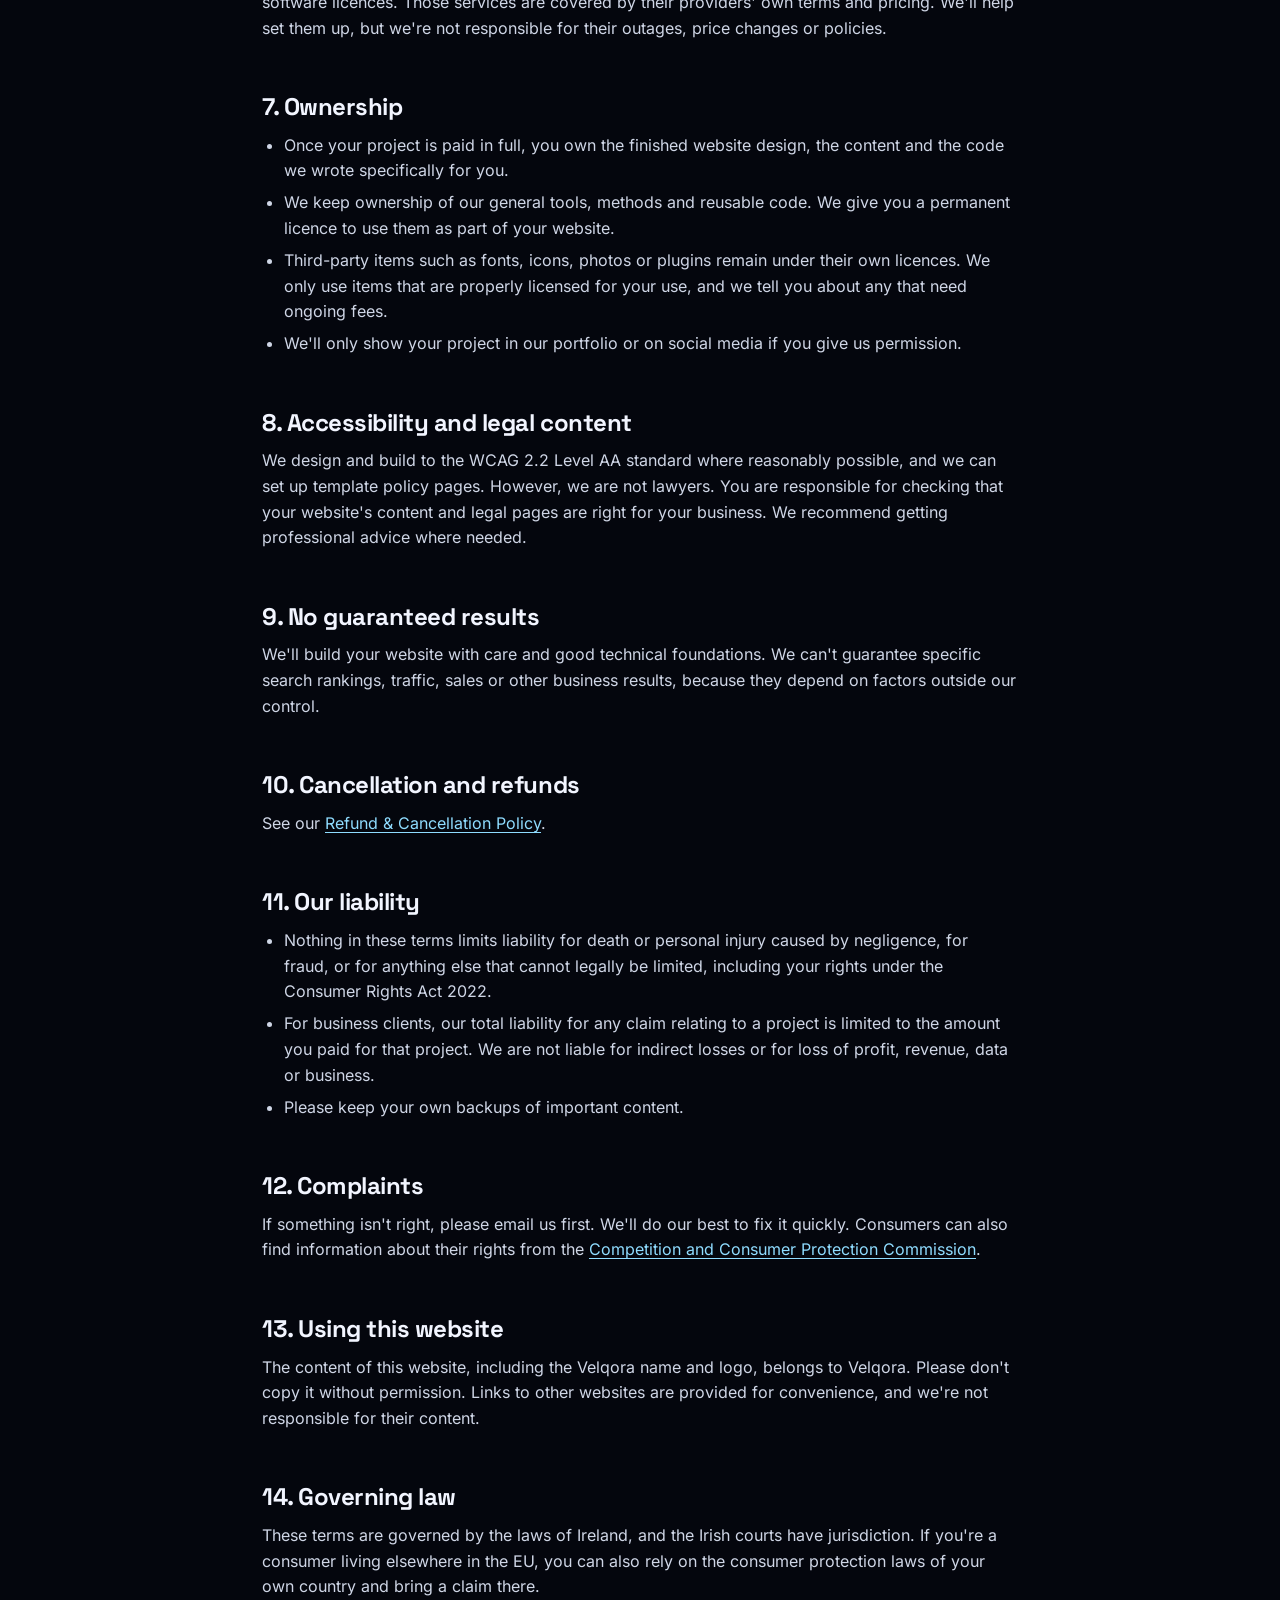
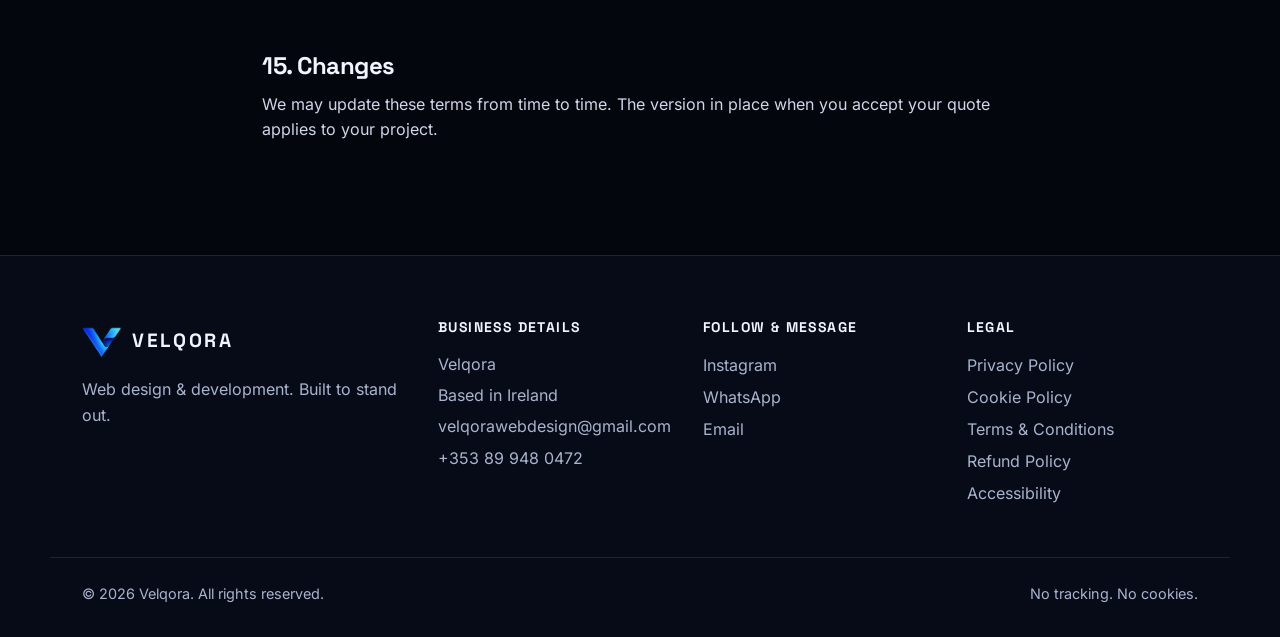
<file: terms.html>
<!doctype html>
<html lang="en-IE">
<head>
  <meta charset="utf-8">
  <meta name="viewport" content="width=device-width, initial-scale=1">
  <meta http-equiv="Content-Security-Policy" content="default-src 'self'; img-src 'self' data:; style-src 'self'; script-src 'self'; font-src 'self'; connect-src 'none'; frame-src 'none'; object-src 'none'; base-uri 'self'; form-action 'none'">
  <meta name="referrer" content="strict-origin-when-cross-origin">
  <title>Terms &amp; Conditions | Velqora</title>
  <meta name="description" content="The terms that apply when you work with Velqora or use this website.">
  <meta name="theme-color" content="#04060d">
  <link rel="icon" type="image/png" sizes="32x32" href="assets/img/favicon-32.png">
  <link rel="apple-touch-icon" href="assets/img/apple-touch-icon.png">
  <link rel="stylesheet" href="assets/css/styles.css">
  <script src="assets/js/main.js" defer></script>
</head>
<body>
  <a class="skip-link" href="#main">Skip to main content</a>
  <header class="site-header">
    <div class="container header-inner">
      <a class="brand" href="./" aria-label="Velqora home">
        <img src="assets/img/velqora-logo.webp" alt="" width="380" height="304">
        <span class="brand-name">VELQORA</span>
      </a>
      <button class="nav-toggle" type="button" aria-expanded="false" aria-controls="site-nav">
        <span class="nav-toggle-bars" aria-hidden="true"></span>
        <span class="nav-toggle-label">Menu</span>
      </button>
      <nav id="site-nav" class="site-nav" aria-label="Main">
        <ul>
          <li><a href="./#services">Services</a></li>
          <li><a href="./#process">Process</a></li>
          <li><a href="./#promise">Our promise</a></li>
          <li><a href="./#faq">FAQ</a></li>
          <li><a class="btn btn-small btn-primary" href="./#contact">Start a project</a></li>
        </ul>
      </nav>
    </div>
  </header>

  <main id="main" class="legal">
    <div class="container narrow">
      <a class="back-link" href="./"><svg class="icon" aria-hidden="true" viewBox="0 0 24 24"><path d="M5 12h14"/><path d="m12 5 7 7-7 7"/></svg>Back to home</a>
      <h1>Terms &amp; Conditions</h1>
      <p class="updated">Last updated: 3 October 2026</p>
      <div class="callout">
        <p>These terms explain how we work together. Your written quote sets out the specifics of your project (scope, price, deposit and timeline). Where the quote and these terms differ, the quote applies. Nothing here affects your statutory rights as a consumer.</p>
      </div>

      <h2>1. About us</h2>
      <p>Velqora is a web design and development business based in Ireland. You can contact us at <a href="mailto:velqorawebdesign@gmail.com">velqorawebdesign@gmail.com</a> or <a href="tel:+353899480472">+353 89 948 0472</a>.</p>

      <h2>2. Quotes and agreement</h2>
      <ul>
        <li>Every project starts with a written quote describing what's included, the price, any deposit, payment dates and an estimated timeline.</li>
        <li>A quote is valid for the period stated on it.</li>
        <li>Our agreement starts when you accept the quote in writing (email or message is fine) and, if a deposit applies, pay it.</li>
        <li>Work outside the agreed scope is quoted separately and only done with your approval.</li>
      </ul>

      <h2>3. Payment</h2>
      <ul>
        <li>Payments are due on the dates set out in your quote or invoice.</li>
        <li>We may pause work, or hold back launch and handover, until overdue payments are made.</li>
        <li>For business clients, we may charge statutory interest and compensation on late payments under the European Communities (Late Payment in Commercial Transactions) Regulations 2012.</li>
      </ul>

      <h2>4. Your responsibilities</h2>
      <ul>
        <li>Provide content (text, images, logos) and feedback in reasonable time. Delays on either side may change the timeline.</li>
        <li>Make sure you own, or have permission to use, everything you give us, and that your content is accurate and lawful.</li>
        <li>Check and approve the website before it goes live.</li>
      </ul>

      <h2>5. Revisions</h2>
      <p>Your quote states how many rounds of design changes are included. Further changes can be quoted separately.</p>

      <h2>6. Third-party services</h2>
      <p>Websites rely on services from other companies, such as domain registrars, hosting providers and software licences. Those services are covered by their providers' own terms and pricing. We'll help set them up, but we're not responsible for their outages, price changes or policies.</p>

      <h2>7. Ownership</h2>
      <ul>
        <li>Once your project is paid in full, you own the finished website design, the content and the code we wrote specifically for you.</li>
        <li>We keep ownership of our general tools, methods and reusable code. We give you a permanent licence to use them as part of your website.</li>
        <li>Third-party items such as fonts, icons, photos or plugins remain under their own licences. We only use items that are properly licensed for your use, and we tell you about any that need ongoing fees.</li>
        <li>We'll only show your project in our portfolio or on social media if you give us permission.</li>
      </ul>

      <h2>8. Accessibility and legal content</h2>
      <p>We design and build to the WCAG 2.2 Level AA standard where reasonably possible, and we can set up template policy pages. However, we are not lawyers. You are responsible for checking that your website's content and legal pages are right for your business. We recommend getting professional advice where needed.</p>

      <h2>9. No guaranteed results</h2>
      <p>We'll build your website with care and good technical foundations. We can't guarantee specific search rankings, traffic, sales or other business results, because they depend on factors outside our control.</p>

      <h2>10. Cancellation and refunds</h2>
      <p>See our <a href="refunds.html">Refund &amp; Cancellation Policy</a>.</p>

      <h2>11. Our liability</h2>
      <ul>
        <li>Nothing in these terms limits liability for death or personal injury caused by negligence, for fraud, or for anything else that cannot legally be limited, including your rights under the Consumer Rights Act 2022.</li>
        <li>For business clients, our total liability for any claim relating to a project is limited to the amount you paid for that project. We are not liable for indirect losses or for loss of profit, revenue, data or business.</li>
        <li>Please keep your own backups of important content.</li>
      </ul>

      <h2>12. Complaints</h2>
      <p>If something isn't right, please email us first. We'll do our best to fix it quickly. Consumers can also find information about their rights from the <a href="https://www.ccpc.ie" target="_blank" rel="noopener noreferrer">Competition and Consumer Protection Commission<span class="visually-hidden"> (opens in a new tab)</span></a>.</p>

      <h2>13. Using this website</h2>
      <p>The content of this website, including the Velqora name and logo, belongs to Velqora. Please don't copy it without permission. Links to other websites are provided for convenience, and we're not responsible for their content.</p>

      <h2>14. Governing law</h2>
      <p>These terms are governed by the laws of Ireland, and the Irish courts have jurisdiction. If you're a consumer living elsewhere in the EU, you can also rely on the consumer protection laws of your own country and bring a claim there.</p>

      <h2>15. Changes</h2>
      <p>We may update these terms from time to time. The version in place when you accept your quote applies to your project.</p>
    </div>
  </main>

  <footer class="site-footer">
    <div class="container footer-grid">
      <div class="footer-brand">
        <a class="brand" href="./" aria-label="Velqora home">
          <img src="assets/img/velqora-logo.webp" alt="" width="380" height="304" loading="lazy">
          <span class="brand-name">VELQORA</span>
        </a>
        <p>Web design &amp; development. Built to stand out.</p>
      </div>
      <div>
        <h2 class="footer-heading">Business details</h2>
        <address>
          Velqora<br>
          Based in Ireland<br>
          <a href="mailto:velqorawebdesign@gmail.com">velqorawebdesign@gmail.com</a><br>
          <a href="tel:+353899480472">+353 89 948 0472</a>
        </address>
      </div>
      <div>
        <h2 class="footer-heading">Follow &amp; message</h2>
        <ul class="footer-links" role="list">
          <li><a href="https://www.instagram.com/__velqora/" target="_blank" rel="noopener noreferrer">Instagram<span class="visually-hidden"> (opens in a new tab)</span></a></li>
          <li><a href="https://wa.me/353899480472" target="_blank" rel="noopener noreferrer">WhatsApp<span class="visually-hidden"> (opens in a new tab)</span></a></li>
          <li><a href="mailto:velqorawebdesign@gmail.com">Email</a></li>
        </ul>
      </div>
      <div>
        <h2 class="footer-heading">Legal</h2>
        <ul class="footer-links" role="list">
          <li><a href="privacy.html">Privacy Policy</a></li>
          <li><a href="cookies.html">Cookie Policy</a></li>
          <li><a href="terms.html" aria-current="page">Terms &amp; Conditions</a></li>
          <li><a href="refunds.html">Refund Policy</a></li>
          <li><a href="accessibility.html">Accessibility</a></li>
        </ul>
      </div>
    </div>
    <div class="container footer-bottom">
      <p>&copy; 2026 Velqora. All rights reserved.</p>
      <p>No tracking. No cookies.</p>
    </div>
  </footer>
</body>
</html>
</file>
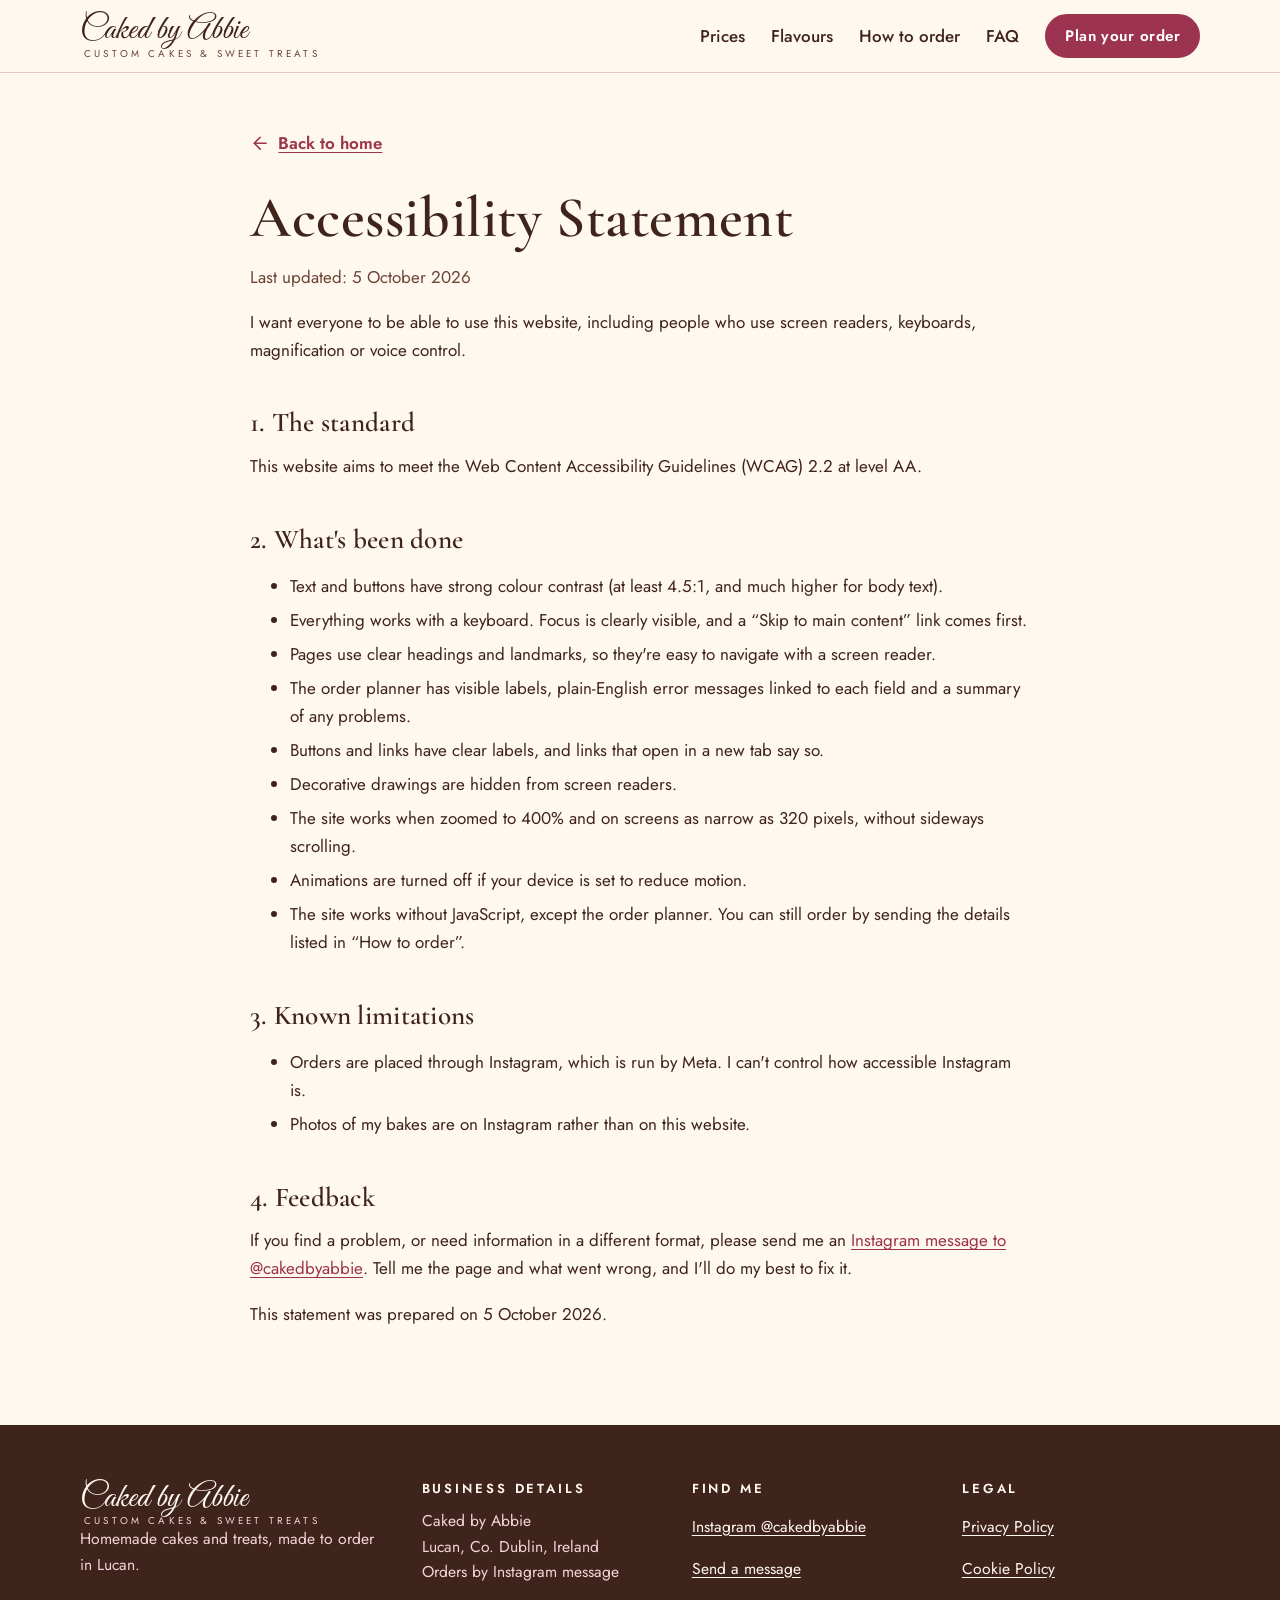
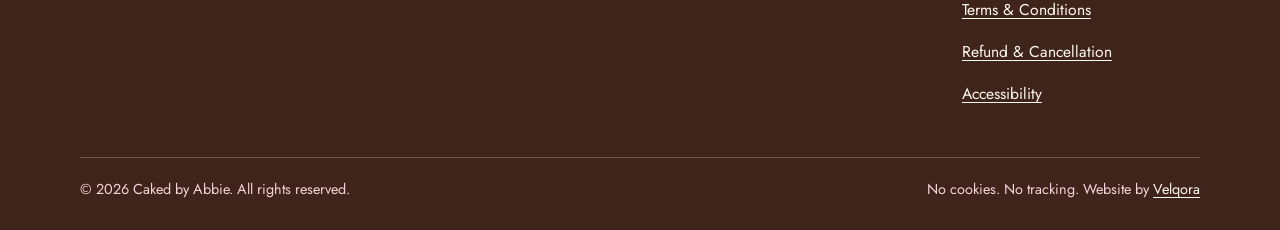
<file: caked-by-abbie/accessibility.html>
<!doctype html>
<html lang="en-IE">
<head>
  <meta charset="utf-8">
  <meta name="viewport" content="width=device-width, initial-scale=1">
  <meta http-equiv="Content-Security-Policy" content="default-src 'self'; img-src 'self' data:; style-src 'self'; script-src 'self'; font-src 'self'; connect-src 'none'; frame-src 'none'; object-src 'none'; base-uri 'self'; form-action 'none'">
  <meta name="referrer" content="strict-origin-when-cross-origin">
  <title>Accessibility Statement | Caked by Abbie</title>
  <meta name="description" content="How the Caked by Abbie website is made accessible, and how to report a problem.">
  <meta name="theme-color" content="#FFF8EE">
  <link rel="icon" href="assets/img/favicon.svg" type="image/svg+xml">
  <link rel="apple-touch-icon" href="assets/img/apple-touch-icon.png">
  <link rel="stylesheet" href="assets/css/styles.css">
  <script src="assets/js/main.js" defer></script>
</head>
<body>
  <a class="skip-link" href="#main">Skip to main content</a>

  <header class="site-header">
    <div class="container header-inner">
      <a class="brand" href="./">
        <span class="brand-script">Caked by Abbie</span>
        <span class="brand-tag">Custom cakes &amp; sweet treats</span>
      </a>
      <button class="nav-toggle" type="button" aria-expanded="false" aria-controls="site-nav">
        <span class="nav-toggle-bars" aria-hidden="true"></span>
        <span class="nav-toggle-label">Menu</span>
      </button>
      <nav id="site-nav" class="site-nav" aria-label="Main">
        <ul>
          <li><a href="./#prices">Prices</a></li>
          <li><a href="./#flavours">Flavours</a></li>
          <li><a href="./#how-to-order">How to order</a></li>
          <li><a href="./#faq">FAQ</a></li>
          <li><a class="btn btn-small btn-primary" href="./#order">Plan your order</a></li>
        </ul>
      </nav>
    </div>
  </header>

  <main id="main" class="legal">
    <div class="container narrow">
      <a class="back-link" href="./"><svg class="icon" aria-hidden="true" viewBox="0 0 24 24"><path d="M5 12h14"/><path d="m12 5 7 7-7 7"/></svg>Back to home</a>
      <h1>Accessibility Statement</h1>
      <p class="updated">Last updated: 5 October 2026</p>
      <p>I want everyone to be able to use this website, including people who use screen readers, keyboards, magnification or voice control.</p>

      <h2>1. The standard</h2>
      <p>This website aims to meet the Web Content Accessibility Guidelines (WCAG) 2.2 at level AA.</p>

      <h2>2. What's been done</h2>
      <ul>
        <li>Text and buttons have strong colour contrast (at least 4.5:1, and much higher for body text).</li>
        <li>Everything works with a keyboard. Focus is clearly visible, and a &ldquo;Skip to main content&rdquo; link comes first.</li>
        <li>Pages use clear headings and landmarks, so they're easy to navigate with a screen reader.</li>
        <li>The order planner has visible labels, plain-English error messages linked to each field and a summary of any problems.</li>
        <li>Buttons and links have clear labels, and links that open in a new tab say so.</li>
        <li>Decorative drawings are hidden from screen readers.</li>
        <li>The site works when zoomed to 400% and on screens as narrow as 320 pixels, without sideways scrolling.</li>
        <li>Animations are turned off if your device is set to reduce motion.</li>
        <li>The site works without JavaScript, except the order planner. You can still order by sending the details listed in &ldquo;How to order&rdquo;.</li>
      </ul>

      <h2>3. Known limitations</h2>
      <ul>
        <li>Orders are placed through Instagram, which is run by Meta. I can't control how accessible Instagram is.</li>
        <li>Photos of my bakes are on Instagram rather than on this website.</li>
      </ul>
      <!-- TODO (owner): add an email address or phone number as a non-Instagram way to order and get in touch. -->

      <h2>4. Feedback</h2>
      <p>If you find a problem, or need information in a different format, please send me an <a href="https://ig.me/m/cakedbyabbie" target="_blank" rel="noopener noreferrer">Instagram message to @cakedbyabbie<span class="visually-hidden"> (opens in a new tab)</span></a>. Tell me the page and what went wrong, and I'll do my best to fix it.</p>
      <p>This statement was prepared on 5 October 2026.</p>
    </div>
  </main>

  <footer class="site-footer">
    <div class="container footer-grid">
      <div>
        <a class="brand" href="./">
          <span class="brand-script">Caked by Abbie</span>
          <span class="brand-tag">Custom cakes &amp; sweet treats</span>
        </a>
        <p>Homemade cakes and treats, made to order in Lucan.</p>
      </div>
      <div>
        <h2 class="footer-heading">Business details</h2>
        <address>
          Caked by Abbie<br>
          Lucan, Co. Dublin, Ireland<br>
          Orders by Instagram message
        </address>
      </div>
      <div>
        <h2 class="footer-heading">Find me</h2>
        <ul class="footer-links" role="list">
          <li><a href="https://www.instagram.com/cakedbyabbie/" target="_blank" rel="noopener noreferrer">Instagram @cakedbyabbie<span class="visually-hidden"> (opens in a new tab)</span></a></li>
          <li><a href="https://ig.me/m/cakedbyabbie" target="_blank" rel="noopener noreferrer">Send a message<span class="visually-hidden"> on Instagram (opens in a new tab)</span></a></li>
        </ul>
      </div>
      <div>
        <h2 class="footer-heading">Legal</h2>
        <ul class="footer-links" role="list">
          <li><a href="privacy.html">Privacy Policy</a></li>
          <li><a href="cookies.html">Cookie Policy</a></li>
          <li><a href="terms.html">Terms &amp; Conditions</a></li>
          <li><a href="refunds.html">Refund &amp; Cancellation</a></li>
          <li><a href="accessibility.html">Accessibility</a></li>
        </ul>
      </div>
    </div>
    <div class="container footer-bottom">
      <p>&copy; 2026 Caked by Abbie. All rights reserved.</p>
      <p>No cookies. No tracking. Website by <a href="https://www.velqorawebdesign.ie/" target="_blank" rel="noopener noreferrer">Velqora<span class="visually-hidden"> (opens in a new tab)</span></a></p>
    </div>
  </footer>
</body>
</html>
</file>
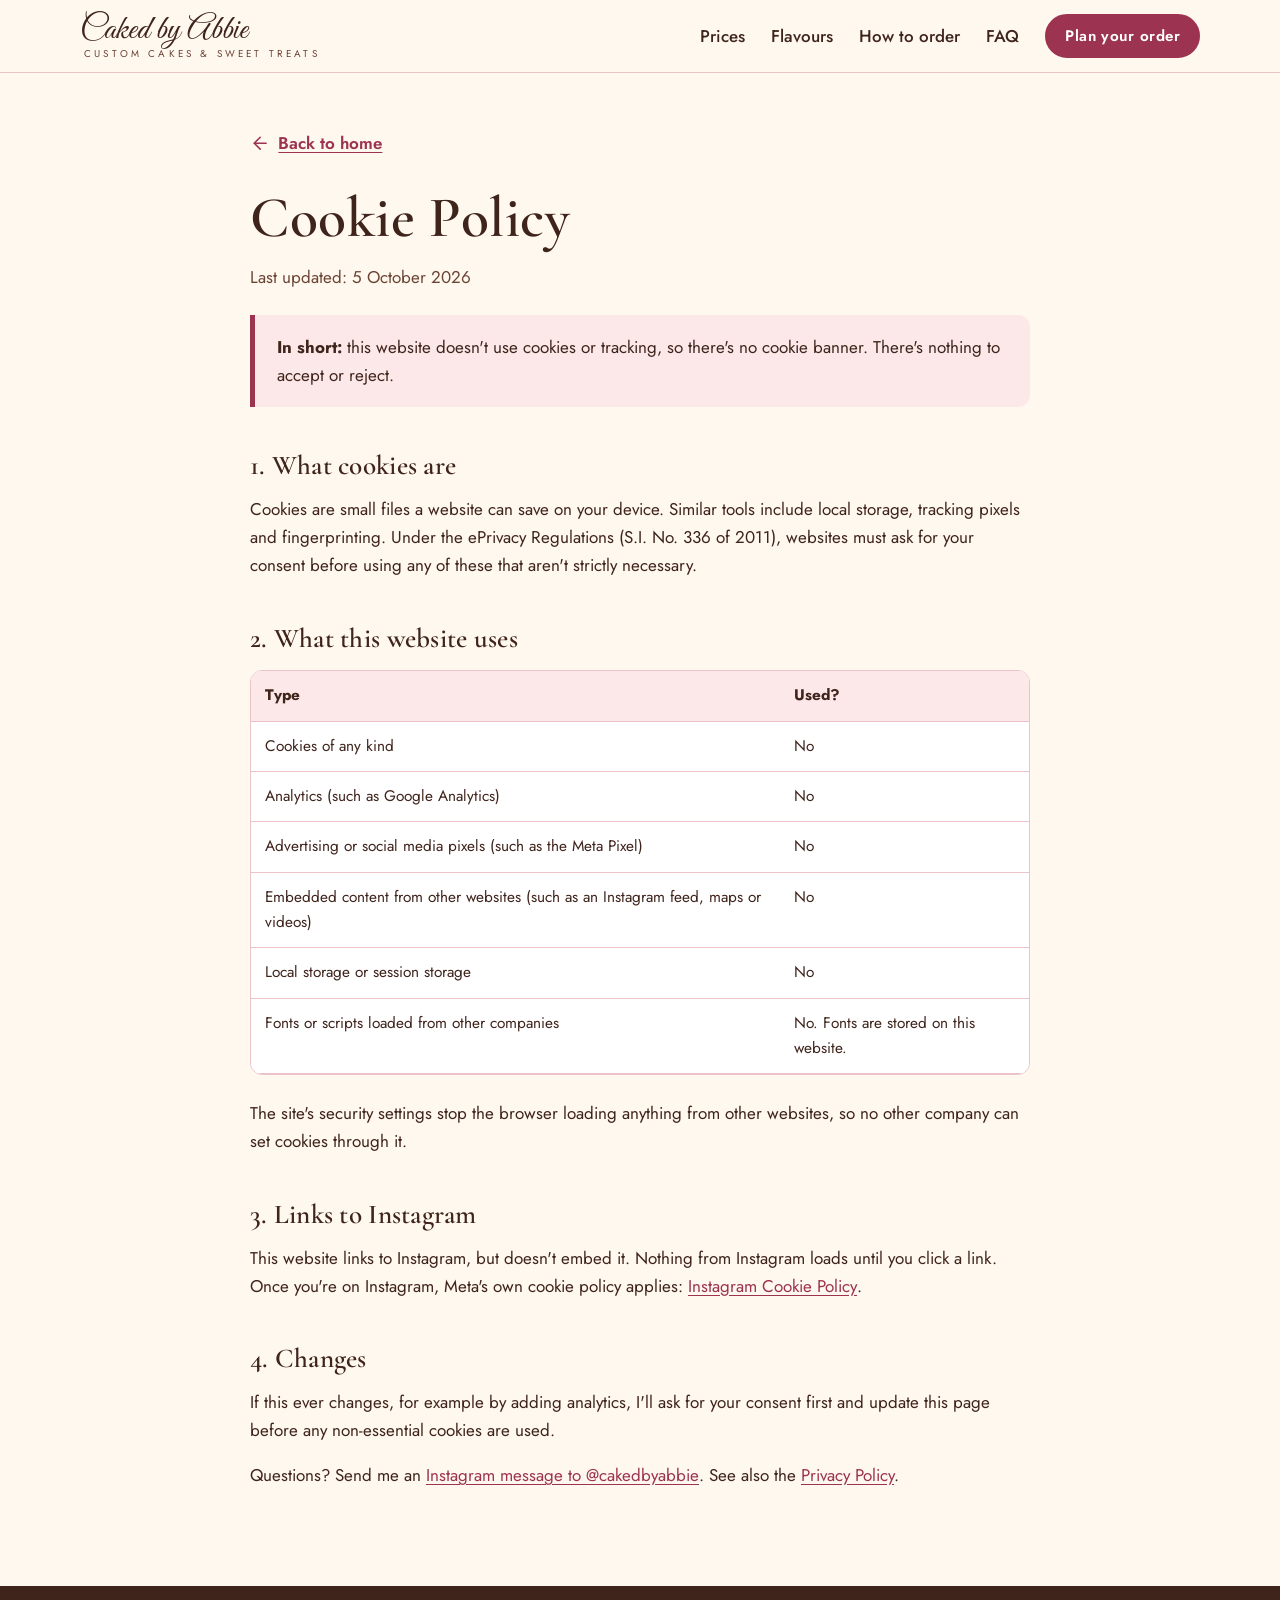
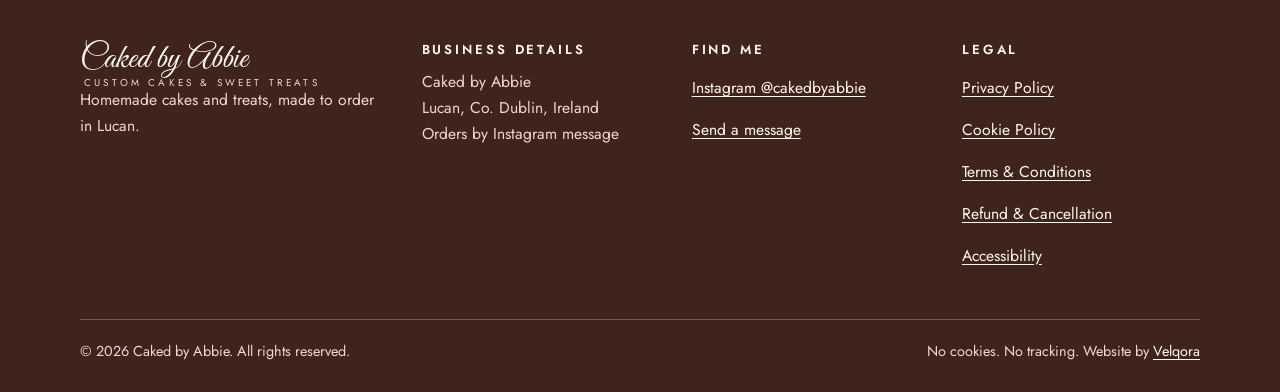
<file: caked-by-abbie/cookies.html>
<!doctype html>
<html lang="en-IE">
<head>
  <meta charset="utf-8">
  <meta name="viewport" content="width=device-width, initial-scale=1">
  <meta http-equiv="Content-Security-Policy" content="default-src 'self'; img-src 'self' data:; style-src 'self'; script-src 'self'; font-src 'self'; connect-src 'none'; frame-src 'none'; object-src 'none'; base-uri 'self'; form-action 'none'">
  <meta name="referrer" content="strict-origin-when-cross-origin">
  <title>Cookie Policy | Caked by Abbie</title>
  <meta name="description" content="Caked by Abbie does not use cookies, analytics or tracking.">
  <meta name="theme-color" content="#FFF8EE">
  <link rel="icon" href="assets/img/favicon.svg" type="image/svg+xml">
  <link rel="apple-touch-icon" href="assets/img/apple-touch-icon.png">
  <link rel="stylesheet" href="assets/css/styles.css">
  <script src="assets/js/main.js" defer></script>
</head>
<body>
  <a class="skip-link" href="#main">Skip to main content</a>

  <header class="site-header">
    <div class="container header-inner">
      <a class="brand" href="./">
        <span class="brand-script">Caked by Abbie</span>
        <span class="brand-tag">Custom cakes &amp; sweet treats</span>
      </a>
      <button class="nav-toggle" type="button" aria-expanded="false" aria-controls="site-nav">
        <span class="nav-toggle-bars" aria-hidden="true"></span>
        <span class="nav-toggle-label">Menu</span>
      </button>
      <nav id="site-nav" class="site-nav" aria-label="Main">
        <ul>
          <li><a href="./#prices">Prices</a></li>
          <li><a href="./#flavours">Flavours</a></li>
          <li><a href="./#how-to-order">How to order</a></li>
          <li><a href="./#faq">FAQ</a></li>
          <li><a class="btn btn-small btn-primary" href="./#order">Plan your order</a></li>
        </ul>
      </nav>
    </div>
  </header>

  <main id="main" class="legal">
    <div class="container narrow">
      <a class="back-link" href="./"><svg class="icon" aria-hidden="true" viewBox="0 0 24 24"><path d="M5 12h14"/><path d="m12 5 7 7-7 7"/></svg>Back to home</a>
      <h1>Cookie Policy</h1>
      <p class="updated">Last updated: 5 October 2026</p>
      <div class="callout">
        <p><strong>In short:</strong> this website doesn't use cookies or tracking, so there's no cookie banner. There's nothing to accept or reject.</p>
      </div>

      <h2>1. What cookies are</h2>
      <p>Cookies are small files a website can save on your device. Similar tools include local storage, tracking pixels and fingerprinting. Under the ePrivacy Regulations (S.I. No. 336 of 2011), websites must ask for your consent before using any of these that aren't strictly necessary.</p>

      <h2>2. What this website uses</h2>
      <div class="table-wrap">
        <table>
          <caption class="visually-hidden">Cookies and similar technologies on this website</caption>
          <thead><tr><th scope="col">Type</th><th scope="col">Used?</th></tr></thead>
          <tbody>
            <tr><td>Cookies of any kind</td><td>No</td></tr>
            <tr><td>Analytics (such as Google Analytics)</td><td>No</td></tr>
            <tr><td>Advertising or social media pixels (such as the Meta Pixel)</td><td>No</td></tr>
            <tr><td>Embedded content from other websites (such as an Instagram feed, maps or videos)</td><td>No</td></tr>
            <tr><td>Local storage or session storage</td><td>No</td></tr>
            <tr><td>Fonts or scripts loaded from other companies</td><td>No. Fonts are stored on this website.</td></tr>
          </tbody>
        </table>
      </div>
      <p>The site's security settings stop the browser loading anything from other websites, so no other company can set cookies through it.</p>

      <h2>3. Links to Instagram</h2>
      <p>This website links to Instagram, but doesn't embed it. Nothing from Instagram loads until you click a link. Once you're on Instagram, Meta's own cookie policy applies: <a href="https://privacycenter.instagram.com/policies/cookies/" target="_blank" rel="noopener noreferrer">Instagram Cookie Policy<span class="visually-hidden"> (opens in a new tab)</span></a>.</p>

      <h2>4. Changes</h2>
      <p>If this ever changes, for example by adding analytics, I'll ask for your consent first and update this page before any non-essential cookies are used.</p>
      <p>Questions? Send me an <a href="https://ig.me/m/cakedbyabbie" target="_blank" rel="noopener noreferrer">Instagram message to @cakedbyabbie<span class="visually-hidden"> (opens in a new tab)</span></a>. See also the <a href="privacy.html">Privacy Policy</a>.</p>
    </div>
  </main>

  <footer class="site-footer">
    <div class="container footer-grid">
      <div>
        <a class="brand" href="./">
          <span class="brand-script">Caked by Abbie</span>
          <span class="brand-tag">Custom cakes &amp; sweet treats</span>
        </a>
        <p>Homemade cakes and treats, made to order in Lucan.</p>
      </div>
      <div>
        <h2 class="footer-heading">Business details</h2>
        <address>
          Caked by Abbie<br>
          Lucan, Co. Dublin, Ireland<br>
          Orders by Instagram message
        </address>
      </div>
      <div>
        <h2 class="footer-heading">Find me</h2>
        <ul class="footer-links" role="list">
          <li><a href="https://www.instagram.com/cakedbyabbie/" target="_blank" rel="noopener noreferrer">Instagram @cakedbyabbie<span class="visually-hidden"> (opens in a new tab)</span></a></li>
          <li><a href="https://ig.me/m/cakedbyabbie" target="_blank" rel="noopener noreferrer">Send a message<span class="visually-hidden"> on Instagram (opens in a new tab)</span></a></li>
        </ul>
      </div>
      <div>
        <h2 class="footer-heading">Legal</h2>
        <ul class="footer-links" role="list">
          <li><a href="privacy.html">Privacy Policy</a></li>
          <li><a href="cookies.html">Cookie Policy</a></li>
          <li><a href="terms.html">Terms &amp; Conditions</a></li>
          <li><a href="refunds.html">Refund &amp; Cancellation</a></li>
          <li><a href="accessibility.html">Accessibility</a></li>
        </ul>
      </div>
    </div>
    <div class="container footer-bottom">
      <p>&copy; 2026 Caked by Abbie. All rights reserved.</p>
      <p>No cookies. No tracking. Website by <a href="https://www.velqorawebdesign.ie/" target="_blank" rel="noopener noreferrer">Velqora<span class="visually-hidden"> (opens in a new tab)</span></a></p>
    </div>
  </footer>
</body>
</html>
</file>
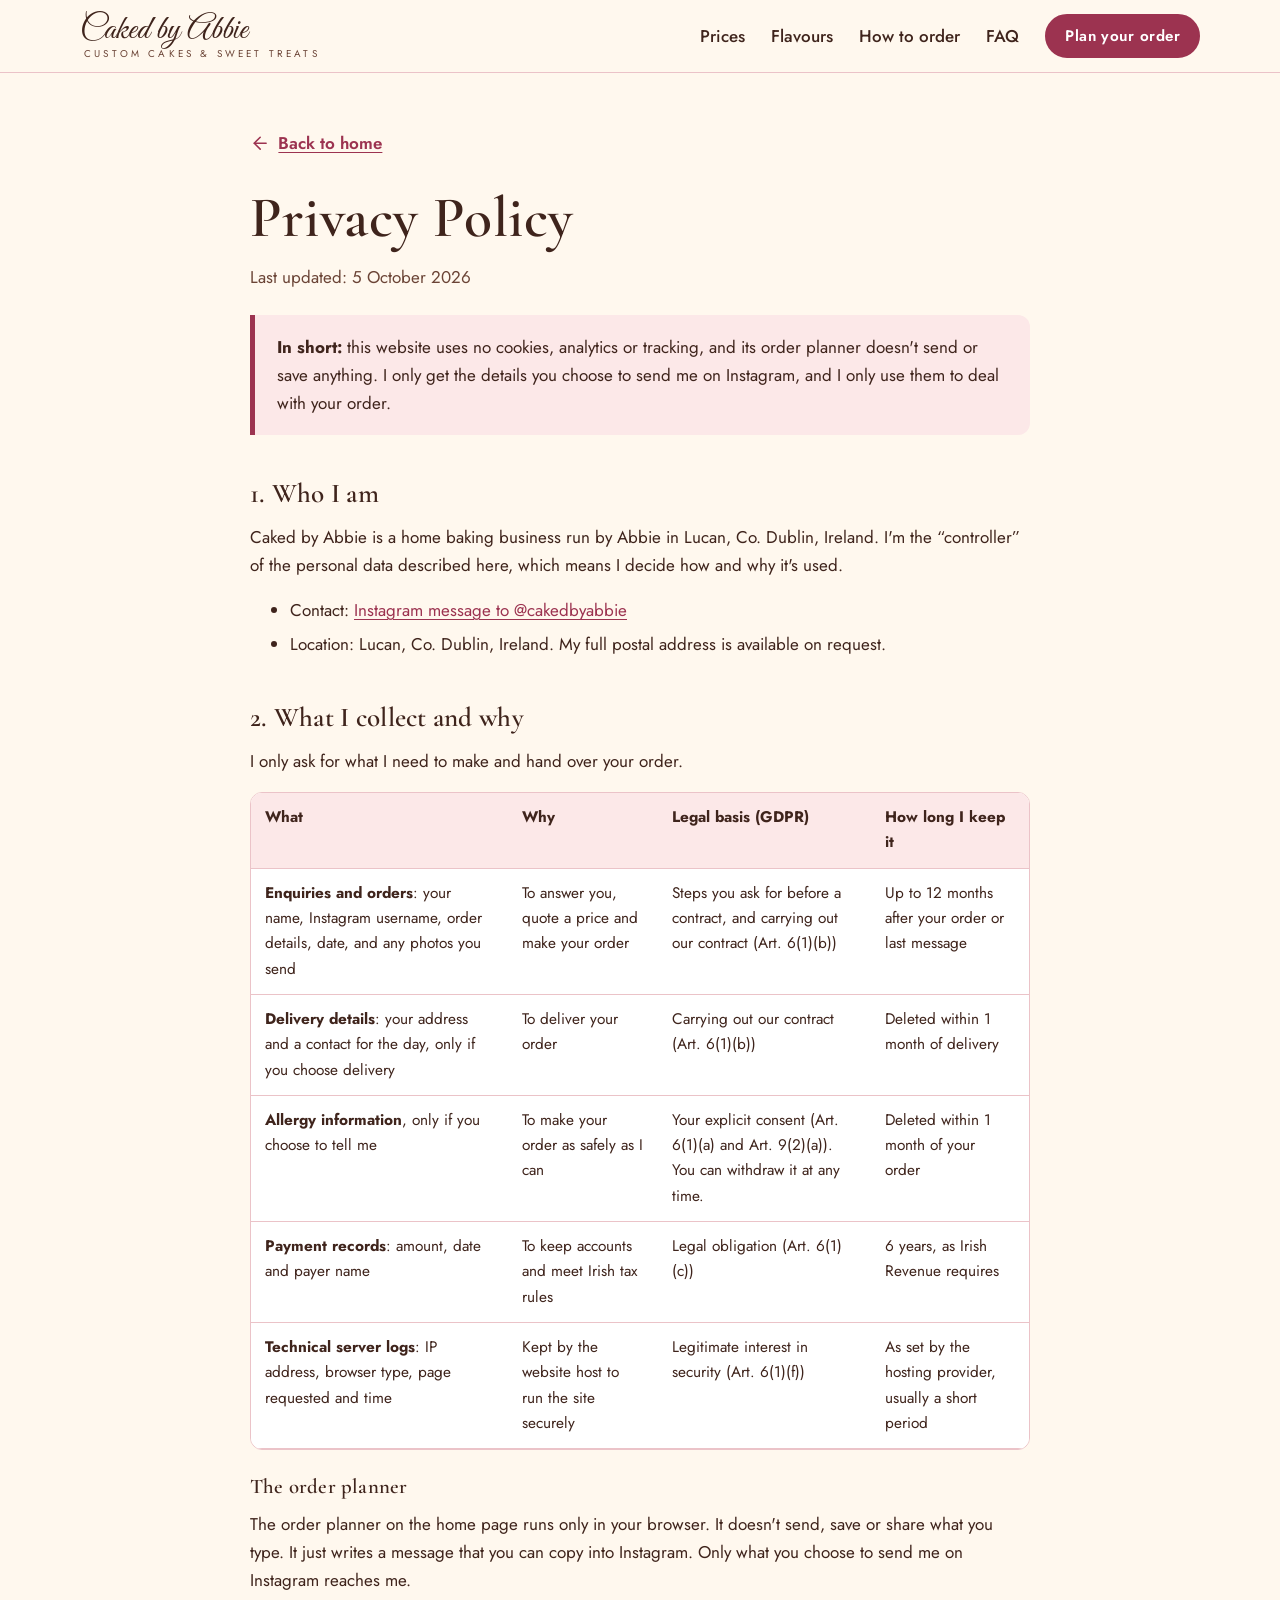
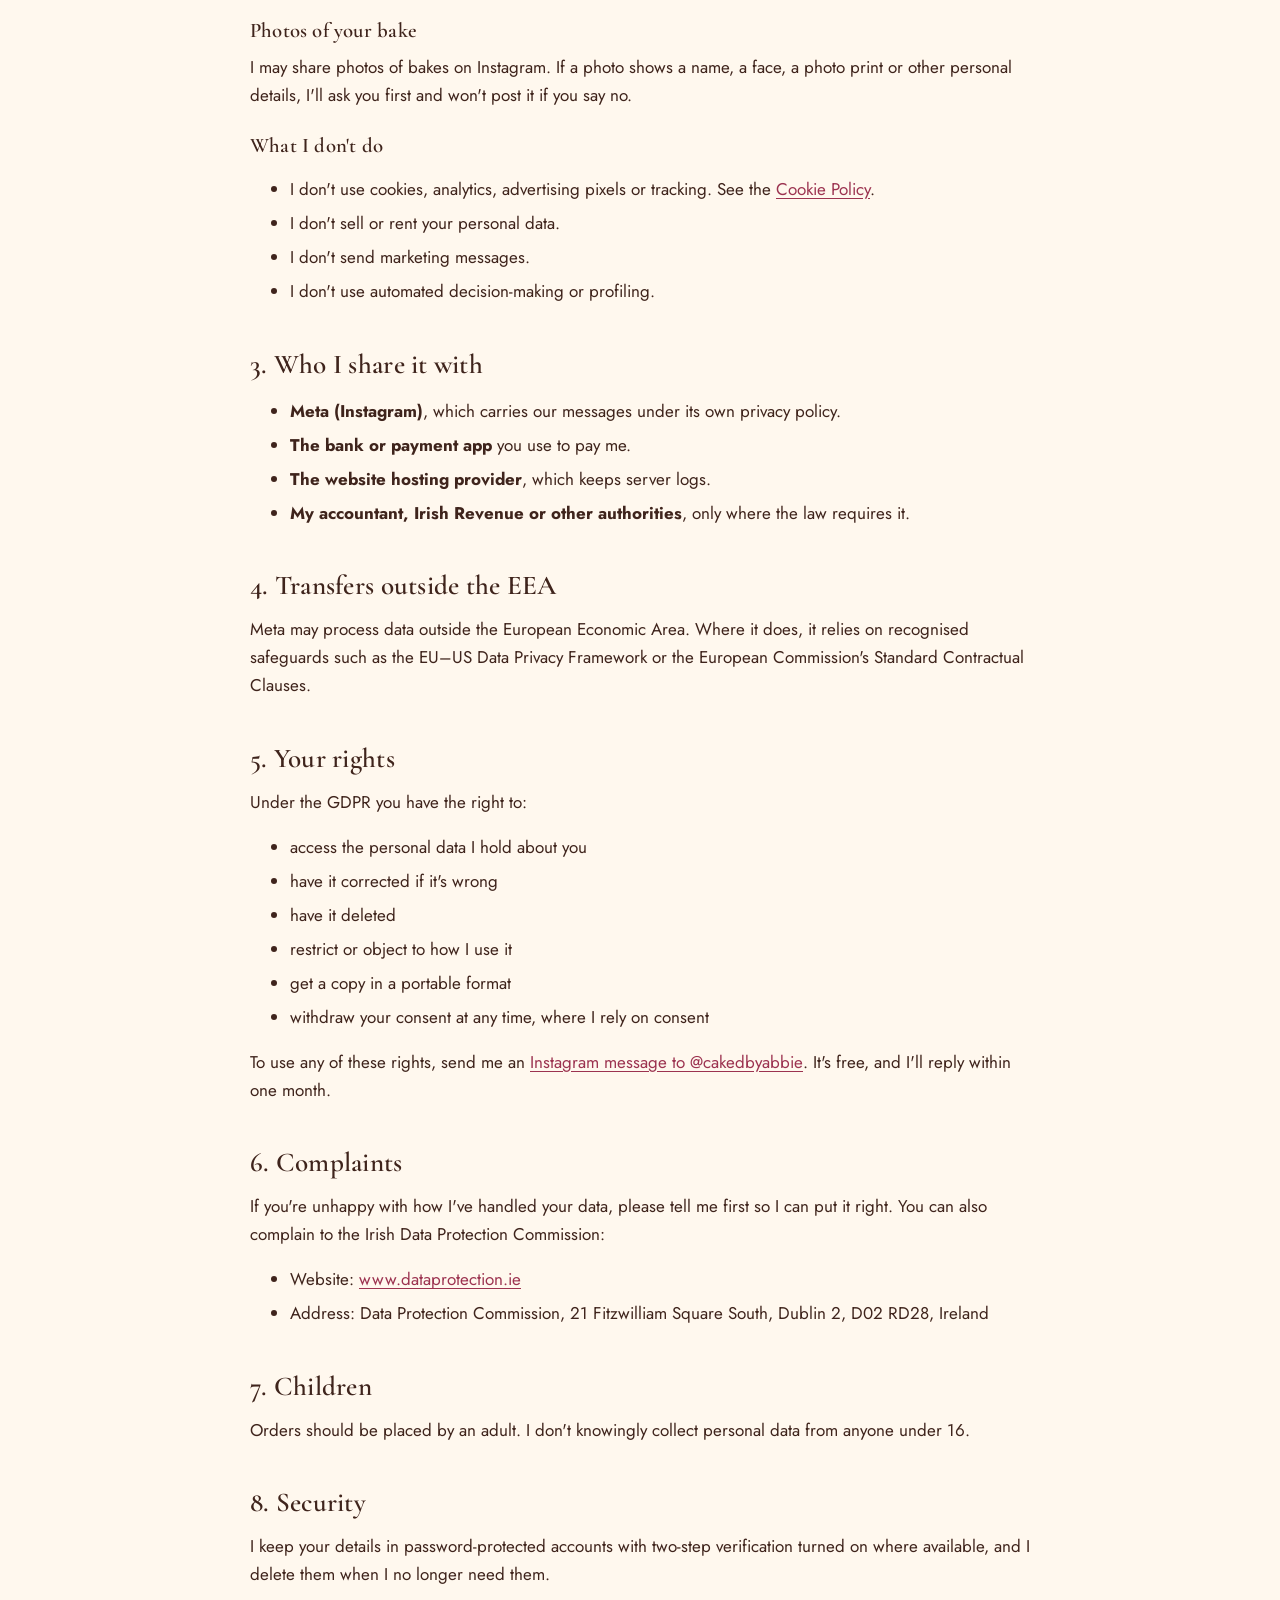
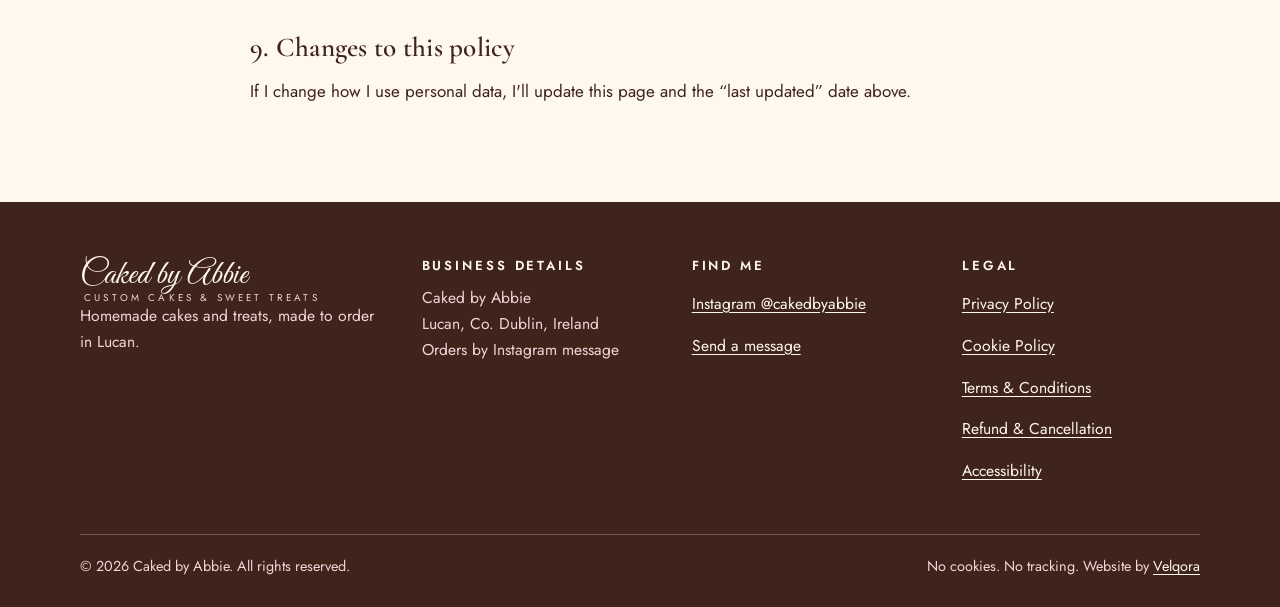
<file: caked-by-abbie/privacy.html>
<!doctype html>
<html lang="en-IE">
<head>
  <meta charset="utf-8">
  <meta name="viewport" content="width=device-width, initial-scale=1">
  <meta http-equiv="Content-Security-Policy" content="default-src 'self'; img-src 'self' data:; style-src 'self'; script-src 'self'; font-src 'self'; connect-src 'none'; frame-src 'none'; object-src 'none'; base-uri 'self'; form-action 'none'">
  <meta name="referrer" content="strict-origin-when-cross-origin">
  <title>Privacy Policy | Caked by Abbie</title>
  <meta name="description" content="How Caked by Abbie uses your personal information. No cookies, no tracking.">
  <meta name="theme-color" content="#FFF8EE">
  <link rel="icon" href="assets/img/favicon.svg" type="image/svg+xml">
  <link rel="apple-touch-icon" href="assets/img/apple-touch-icon.png">
  <link rel="stylesheet" href="assets/css/styles.css">
  <script src="assets/js/main.js" defer></script>
</head>
<body>
  <a class="skip-link" href="#main">Skip to main content</a>

  <header class="site-header">
    <div class="container header-inner">
      <a class="brand" href="./">
        <span class="brand-script">Caked by Abbie</span>
        <span class="brand-tag">Custom cakes &amp; sweet treats</span>
      </a>
      <button class="nav-toggle" type="button" aria-expanded="false" aria-controls="site-nav">
        <span class="nav-toggle-bars" aria-hidden="true"></span>
        <span class="nav-toggle-label">Menu</span>
      </button>
      <nav id="site-nav" class="site-nav" aria-label="Main">
        <ul>
          <li><a href="./#prices">Prices</a></li>
          <li><a href="./#flavours">Flavours</a></li>
          <li><a href="./#how-to-order">How to order</a></li>
          <li><a href="./#faq">FAQ</a></li>
          <li><a class="btn btn-small btn-primary" href="./#order">Plan your order</a></li>
        </ul>
      </nav>
    </div>
  </header>

  <main id="main" class="legal">
    <div class="container narrow">
      <a class="back-link" href="./"><svg class="icon" aria-hidden="true" viewBox="0 0 24 24"><path d="M5 12h14"/><path d="m12 5 7 7-7 7"/></svg>Back to home</a>
      <h1>Privacy Policy</h1>
      <p class="updated">Last updated: 5 October 2026</p>
      <div class="callout">
        <p><strong>In short:</strong> this website uses no cookies, analytics or tracking, and its order planner doesn't send or save anything. I only get the details you choose to send me on Instagram, and I only use them to deal with your order.</p>
      </div>

      <h2>1. Who I am</h2>
      <p>Caked by Abbie is a home baking business run by Abbie in Lucan, Co. Dublin, Ireland. I'm the &ldquo;controller&rdquo; of the personal data described here, which means I decide how and why it's used.</p>
      <ul>
        <li>Contact: <a href="https://ig.me/m/cakedbyabbie" target="_blank" rel="noopener noreferrer">Instagram message to @cakedbyabbie<span class="visually-hidden"> (opens in a new tab)</span></a></li>
        <li>Location: Lucan, Co. Dublin, Ireland. My full postal address is available on request.</li>
      </ul>
      <!-- TODO (owner): add your full legal name, an email address and postal address here and in the footer. -->

      <h2>2. What I collect and why</h2>
      <p>I only ask for what I need to make and hand over your order.</p>
      <div class="table-wrap">
        <table>
          <caption class="visually-hidden">Personal data I use, why, the legal basis and how long I keep it</caption>
          <thead>
            <tr><th scope="col">What</th><th scope="col">Why</th><th scope="col">Legal basis (GDPR)</th><th scope="col">How long I keep it</th></tr>
          </thead>
          <tbody>
            <tr>
              <td><strong>Enquiries and orders</strong>: your name, Instagram username, order details, date, and any photos you send</td>
              <td>To answer you, quote a price and make your order</td>
              <td>Steps you ask for before a contract, and carrying out our contract (Art. 6(1)(b))</td>
              <td>Up to 12 months after your order or last message</td>
            </tr>
            <tr>
              <td><strong>Delivery details</strong>: your address and a contact for the day, only if you choose delivery</td>
              <td>To deliver your order</td>
              <td>Carrying out our contract (Art. 6(1)(b))</td>
              <td>Deleted within 1 month of delivery</td>
            </tr>
            <tr>
              <td><strong>Allergy information</strong>, only if you choose to tell me</td>
              <td>To make your order as safely as I can</td>
              <td>Your explicit consent (Art. 6(1)(a) and Art. 9(2)(a)). You can withdraw it at any time.</td>
              <td>Deleted within 1 month of your order</td>
            </tr>
            <tr>
              <td><strong>Payment records</strong>: amount, date and payer name</td>
              <td>To keep accounts and meet Irish tax rules</td>
              <td>Legal obligation (Art. 6(1)(c))</td>
              <td>6 years, as Irish Revenue requires</td>
            </tr>
            <tr>
              <td><strong>Technical server logs</strong>: IP address, browser type, page requested and time</td>
              <td>Kept by the website host to run the site securely</td>
              <td>Legitimate interest in security (Art. 6(1)(f))</td>
              <td>As set by the hosting provider, usually a short period</td>
            </tr>
          </tbody>
        </table>
      </div>

      <h3>The order planner</h3>
      <p>The order planner on the home page runs only in your browser. It doesn't send, save or share what you type. It just writes a message that you can copy into Instagram. Only what you choose to send me on Instagram reaches me.</p>

      <h3>Photos of your bake</h3>
      <p>I may share photos of bakes on Instagram. If a photo shows a name, a face, a photo print or other personal details, I'll ask you first and won't post it if you say no.</p>

      <h3>What I don't do</h3>
      <ul>
        <li>I don't use cookies, analytics, advertising pixels or tracking. See the <a href="cookies.html">Cookie Policy</a>.</li>
        <li>I don't sell or rent your personal data.</li>
        <li>I don't send marketing messages.</li>
        <li>I don't use automated decision-making or profiling.</li>
      </ul>

      <h2>3. Who I share it with</h2>
      <ul>
        <li><strong>Meta (Instagram)</strong>, which carries our messages under its own privacy policy.</li>
        <li><strong>The bank or payment app</strong> you use to pay me.</li>
        <li><strong>The website hosting provider</strong>, which keeps server logs.</li>
        <li><strong>My accountant, Irish Revenue or other authorities</strong>, only where the law requires it.</li>
      </ul>

      <h2>4. Transfers outside the EEA</h2>
      <p>Meta may process data outside the European Economic Area. Where it does, it relies on recognised safeguards such as the EU&ndash;US Data Privacy Framework or the European Commission's Standard Contractual Clauses.</p>

      <h2>5. Your rights</h2>
      <p>Under the GDPR you have the right to:</p>
      <ul>
        <li>access the personal data I hold about you</li>
        <li>have it corrected if it's wrong</li>
        <li>have it deleted</li>
        <li>restrict or object to how I use it</li>
        <li>get a copy in a portable format</li>
        <li>withdraw your consent at any time, where I rely on consent</li>
      </ul>
      <p>To use any of these rights, send me an <a href="https://ig.me/m/cakedbyabbie" target="_blank" rel="noopener noreferrer">Instagram message to @cakedbyabbie<span class="visually-hidden"> (opens in a new tab)</span></a>. It's free, and I'll reply within one month.</p>

      <h2>6. Complaints</h2>
      <p>If you're unhappy with how I've handled your data, please tell me first so I can put it right. You can also complain to the Irish Data Protection Commission:</p>
      <ul>
        <li>Website: <a href="https://www.dataprotection.ie" target="_blank" rel="noopener noreferrer">www.dataprotection.ie<span class="visually-hidden"> (opens in a new tab)</span></a></li>
        <li>Address: Data Protection Commission, 21 Fitzwilliam Square South, Dublin 2, D02 RD28, Ireland</li>
      </ul>

      <h2>7. Children</h2>
      <p>Orders should be placed by an adult. I don't knowingly collect personal data from anyone under 16.</p>

      <h2>8. Security</h2>
      <p>I keep your details in password-protected accounts with two-step verification turned on where available, and I delete them when I no longer need them.</p>

      <h2>9. Changes to this policy</h2>
      <p>If I change how I use personal data, I'll update this page and the &ldquo;last updated&rdquo; date above.</p>
    </div>
  </main>

  <footer class="site-footer">
    <div class="container footer-grid">
      <div>
        <a class="brand" href="./">
          <span class="brand-script">Caked by Abbie</span>
          <span class="brand-tag">Custom cakes &amp; sweet treats</span>
        </a>
        <p>Homemade cakes and treats, made to order in Lucan.</p>
      </div>
      <div>
        <h2 class="footer-heading">Business details</h2>
        <address>
          Caked by Abbie<br>
          Lucan, Co. Dublin, Ireland<br>
          Orders by Instagram message
        </address>
      </div>
      <div>
        <h2 class="footer-heading">Find me</h2>
        <ul class="footer-links" role="list">
          <li><a href="https://www.instagram.com/cakedbyabbie/" target="_blank" rel="noopener noreferrer">Instagram @cakedbyabbie<span class="visually-hidden"> (opens in a new tab)</span></a></li>
          <li><a href="https://ig.me/m/cakedbyabbie" target="_blank" rel="noopener noreferrer">Send a message<span class="visually-hidden"> on Instagram (opens in a new tab)</span></a></li>
        </ul>
      </div>
      <div>
        <h2 class="footer-heading">Legal</h2>
        <ul class="footer-links" role="list">
          <li><a href="privacy.html">Privacy Policy</a></li>
          <li><a href="cookies.html">Cookie Policy</a></li>
          <li><a href="terms.html">Terms &amp; Conditions</a></li>
          <li><a href="refunds.html">Refund &amp; Cancellation</a></li>
          <li><a href="accessibility.html">Accessibility</a></li>
        </ul>
      </div>
    </div>
    <div class="container footer-bottom">
      <p>&copy; 2026 Caked by Abbie. All rights reserved.</p>
      <p>No cookies. No tracking. Website by <a href="https://www.velqorawebdesign.ie/" target="_blank" rel="noopener noreferrer">Velqora<span class="visually-hidden"> (opens in a new tab)</span></a></p>
    </div>
  </footer>
</body>
</html>
</file>
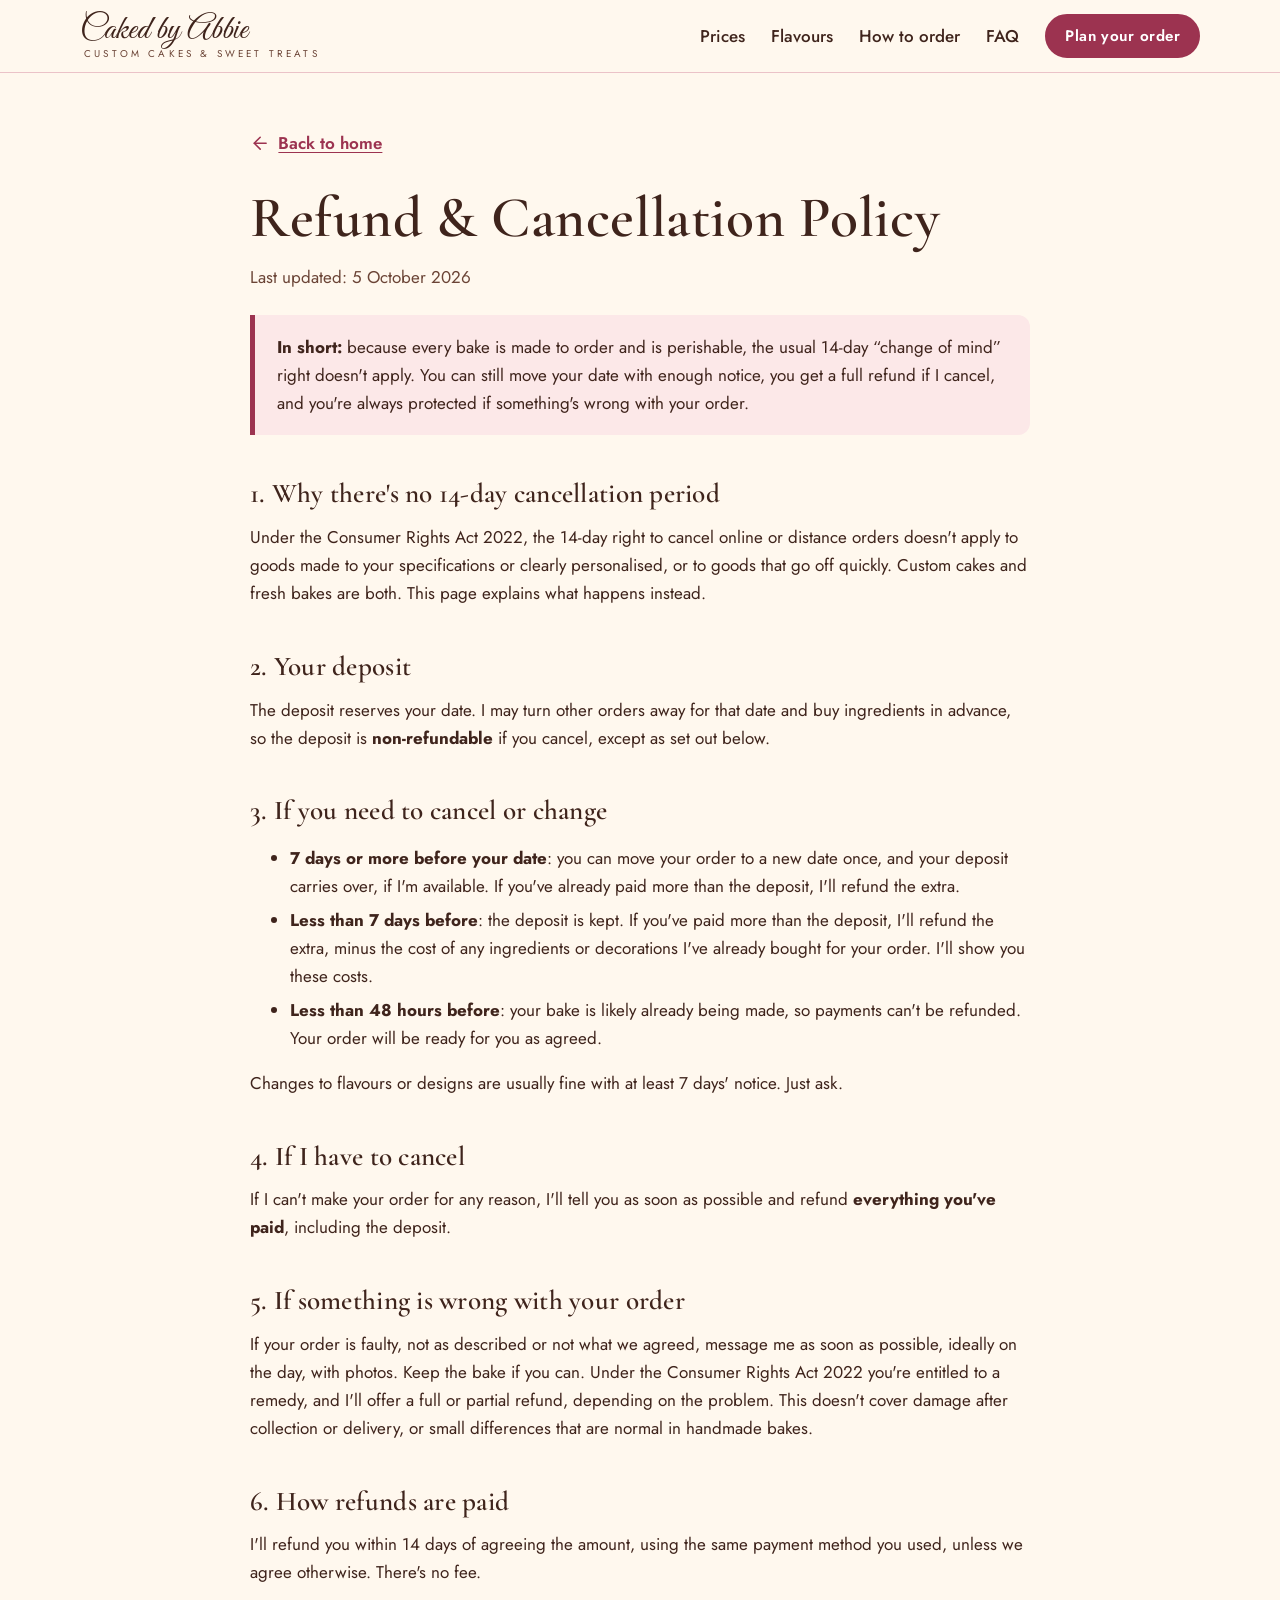
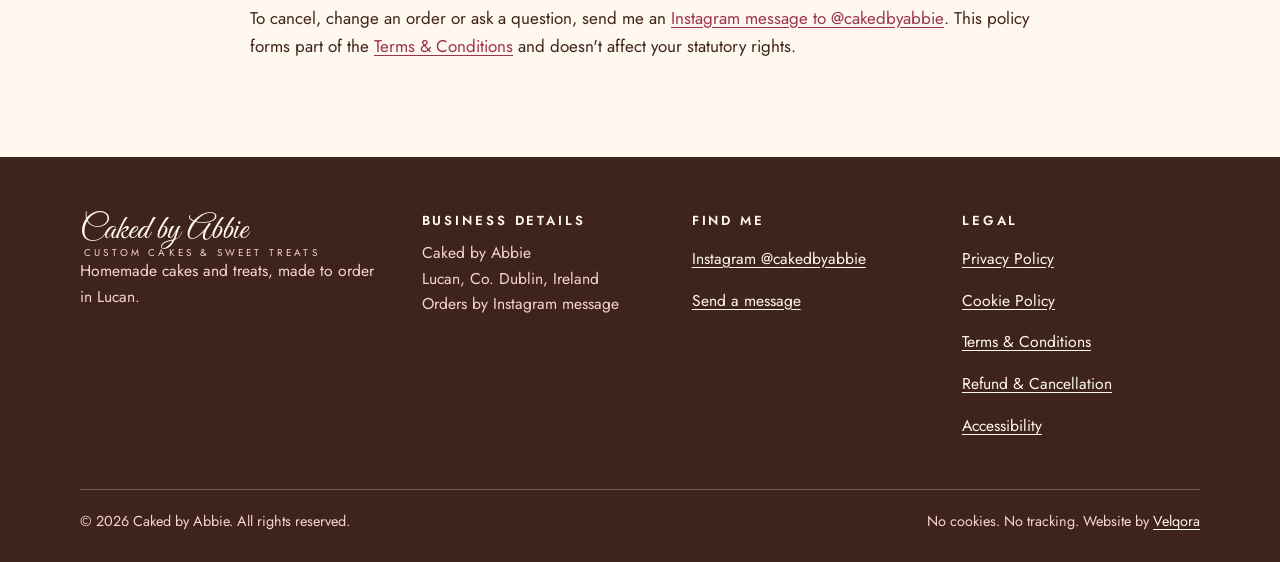
<file: caked-by-abbie/refunds.html>
<!doctype html>
<html lang="en-IE">
<head>
  <meta charset="utf-8">
  <meta name="viewport" content="width=device-width, initial-scale=1">
  <meta http-equiv="Content-Security-Policy" content="default-src 'self'; img-src 'self' data:; style-src 'self'; script-src 'self'; font-src 'self'; connect-src 'none'; frame-src 'none'; object-src 'none'; base-uri 'self'; form-action 'none'">
  <meta name="referrer" content="strict-origin-when-cross-origin">
  <title>Refund &amp; Cancellation Policy | Caked by Abbie</title>
  <meta name="description" content="How deposits, cancellations and refunds work at Caked by Abbie.">
  <meta name="theme-color" content="#FFF8EE">
  <link rel="icon" href="assets/img/favicon.svg" type="image/svg+xml">
  <link rel="apple-touch-icon" href="assets/img/apple-touch-icon.png">
  <link rel="stylesheet" href="assets/css/styles.css">
  <script src="assets/js/main.js" defer></script>
</head>
<body>
  <a class="skip-link" href="#main">Skip to main content</a>

  <header class="site-header">
    <div class="container header-inner">
      <a class="brand" href="./">
        <span class="brand-script">Caked by Abbie</span>
        <span class="brand-tag">Custom cakes &amp; sweet treats</span>
      </a>
      <button class="nav-toggle" type="button" aria-expanded="false" aria-controls="site-nav">
        <span class="nav-toggle-bars" aria-hidden="true"></span>
        <span class="nav-toggle-label">Menu</span>
      </button>
      <nav id="site-nav" class="site-nav" aria-label="Main">
        <ul>
          <li><a href="./#prices">Prices</a></li>
          <li><a href="./#flavours">Flavours</a></li>
          <li><a href="./#how-to-order">How to order</a></li>
          <li><a href="./#faq">FAQ</a></li>
          <li><a class="btn btn-small btn-primary" href="./#order">Plan your order</a></li>
        </ul>
      </nav>
    </div>
  </header>

  <main id="main" class="legal">
    <div class="container narrow">
      <a class="back-link" href="./"><svg class="icon" aria-hidden="true" viewBox="0 0 24 24"><path d="M5 12h14"/><path d="m12 5 7 7-7 7"/></svg>Back to home</a>
      <h1>Refund &amp; Cancellation Policy</h1>
      <p class="updated">Last updated: 5 October 2026</p>
      <div class="callout">
        <p><strong>In short:</strong> because every bake is made to order and is perishable, the usual 14-day &ldquo;change of mind&rdquo; right doesn't apply. You can still move your date with enough notice, you get a full refund if I cancel, and you're always protected if something's wrong with your order.</p>
      </div>
      <!-- TODO (owner): confirm the notice periods below (7 days and 48 hours) match how you want to work. -->

      <h2>1. Why there's no 14-day cancellation period</h2>
      <p>Under the Consumer Rights Act 2022, the 14-day right to cancel online or distance orders doesn't apply to goods made to your specifications or clearly personalised, or to goods that go off quickly. Custom cakes and fresh bakes are both. This page explains what happens instead.</p>

      <h2>2. Your deposit</h2>
      <p>The deposit reserves your date. I may turn other orders away for that date and buy ingredients in advance, so the deposit is <strong>non-refundable</strong> if you cancel, except as set out below.</p>

      <h2>3. If you need to cancel or change</h2>
      <ul>
        <li><strong>7 days or more before your date</strong>: you can move your order to a new date once, and your deposit carries over, if I'm available. If you've already paid more than the deposit, I'll refund the extra.</li>
        <li><strong>Less than 7 days before</strong>: the deposit is kept. If you've paid more than the deposit, I'll refund the extra, minus the cost of any ingredients or decorations I've already bought for your order. I'll show you these costs.</li>
        <li><strong>Less than 48 hours before</strong>: your bake is likely already being made, so payments can't be refunded. Your order will be ready for you as agreed.</li>
      </ul>
      <p>Changes to flavours or designs are usually fine with at least 7 days' notice. Just ask.</p>

      <h2>4. If I have to cancel</h2>
      <p>If I can't make your order for any reason, I'll tell you as soon as possible and refund <strong>everything you've paid</strong>, including the deposit.</p>

      <h2>5. If something is wrong with your order</h2>
      <p>If your order is faulty, not as described or not what we agreed, message me as soon as possible, ideally on the day, with photos. Keep the bake if you can. Under the Consumer Rights Act 2022 you're entitled to a remedy, and I'll offer a full or partial refund, depending on the problem. This doesn't cover damage after collection or delivery, or small differences that are normal in handmade bakes.</p>

      <h2>6. How refunds are paid</h2>
      <p>I'll refund you within 14 days of agreeing the amount, using the same payment method you used, unless we agree otherwise. There's no fee.</p>

      <p>To cancel, change an order or ask a question, send me an <a href="https://ig.me/m/cakedbyabbie" target="_blank" rel="noopener noreferrer">Instagram message to @cakedbyabbie<span class="visually-hidden"> (opens in a new tab)</span></a>. This policy forms part of the <a href="terms.html">Terms &amp; Conditions</a> and doesn't affect your statutory rights.</p>
    </div>
  </main>

  <footer class="site-footer">
    <div class="container footer-grid">
      <div>
        <a class="brand" href="./">
          <span class="brand-script">Caked by Abbie</span>
          <span class="brand-tag">Custom cakes &amp; sweet treats</span>
        </a>
        <p>Homemade cakes and treats, made to order in Lucan.</p>
      </div>
      <div>
        <h2 class="footer-heading">Business details</h2>
        <address>
          Caked by Abbie<br>
          Lucan, Co. Dublin, Ireland<br>
          Orders by Instagram message
        </address>
      </div>
      <div>
        <h2 class="footer-heading">Find me</h2>
        <ul class="footer-links" role="list">
          <li><a href="https://www.instagram.com/cakedbyabbie/" target="_blank" rel="noopener noreferrer">Instagram @cakedbyabbie<span class="visually-hidden"> (opens in a new tab)</span></a></li>
          <li><a href="https://ig.me/m/cakedbyabbie" target="_blank" rel="noopener noreferrer">Send a message<span class="visually-hidden"> on Instagram (opens in a new tab)</span></a></li>
        </ul>
      </div>
      <div>
        <h2 class="footer-heading">Legal</h2>
        <ul class="footer-links" role="list">
          <li><a href="privacy.html">Privacy Policy</a></li>
          <li><a href="cookies.html">Cookie Policy</a></li>
          <li><a href="terms.html">Terms &amp; Conditions</a></li>
          <li><a href="refunds.html">Refund &amp; Cancellation</a></li>
          <li><a href="accessibility.html">Accessibility</a></li>
        </ul>
      </div>
    </div>
    <div class="container footer-bottom">
      <p>&copy; 2026 Caked by Abbie. All rights reserved.</p>
      <p>No cookies. No tracking. Website by <a href="https://www.velqorawebdesign.ie/" target="_blank" rel="noopener noreferrer">Velqora<span class="visually-hidden"> (opens in a new tab)</span></a></p>
    </div>
  </footer>
</body>
</html>
</file>
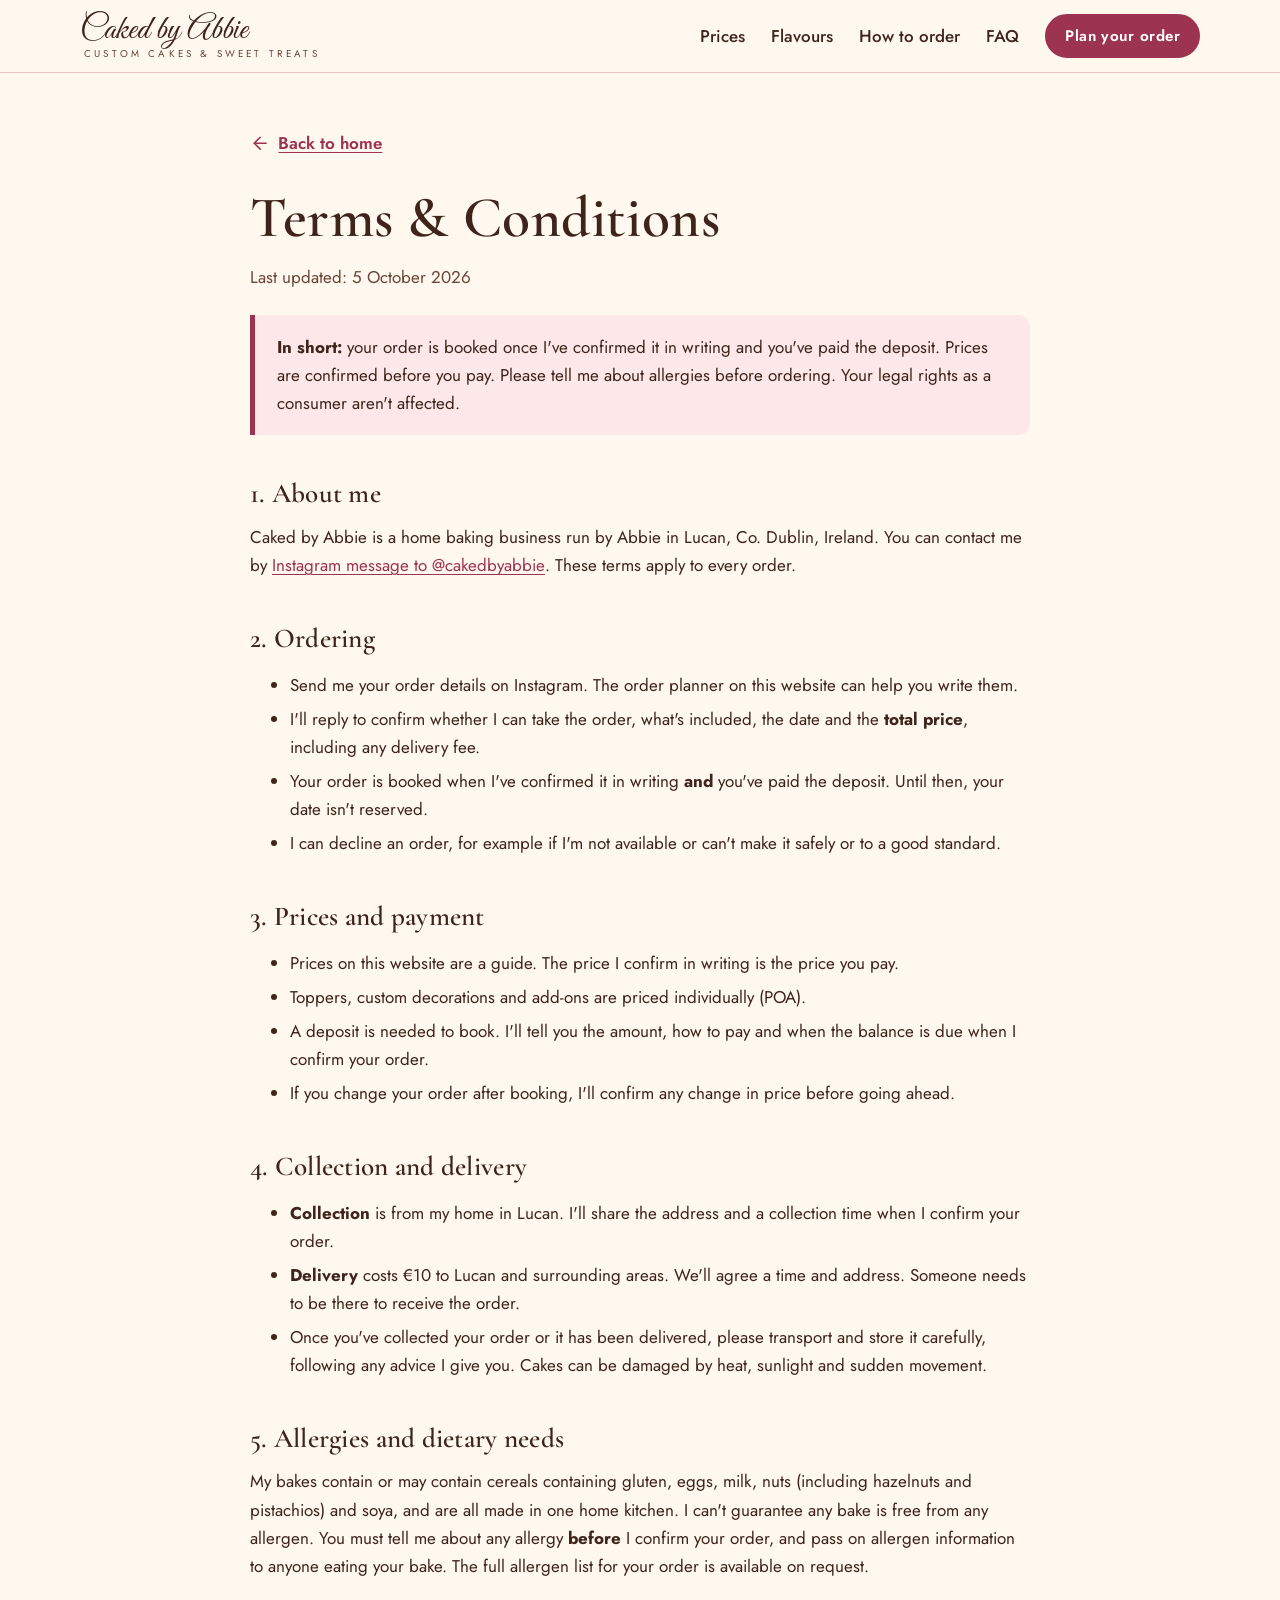
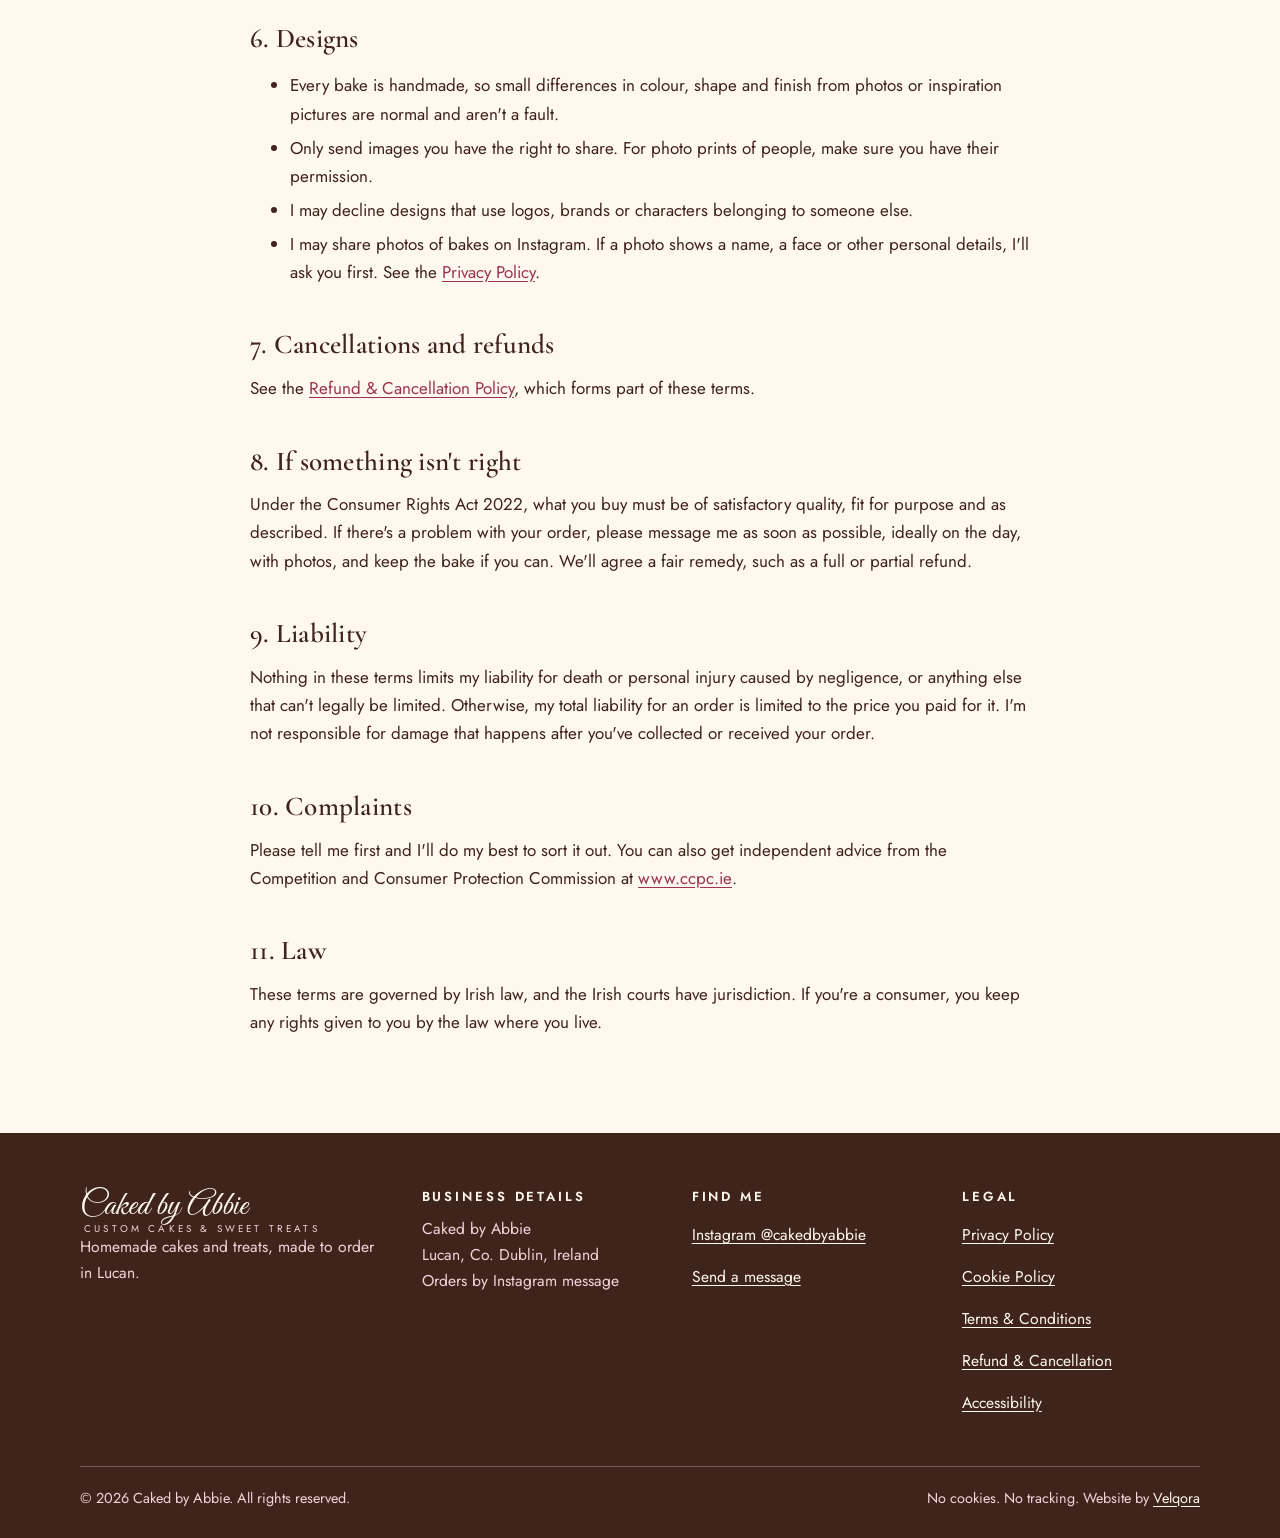
<file: caked-by-abbie/terms.html>
<!doctype html>
<html lang="en-IE">
<head>
  <meta charset="utf-8">
  <meta name="viewport" content="width=device-width, initial-scale=1">
  <meta http-equiv="Content-Security-Policy" content="default-src 'self'; img-src 'self' data:; style-src 'self'; script-src 'self'; font-src 'self'; connect-src 'none'; frame-src 'none'; object-src 'none'; base-uri 'self'; form-action 'none'">
  <meta name="referrer" content="strict-origin-when-cross-origin">
  <title>Terms &amp; Conditions | Caked by Abbie</title>
  <meta name="description" content="Terms for ordering cakes and treats from Caked by Abbie in Lucan, Co. Dublin.">
  <meta name="theme-color" content="#FFF8EE">
  <link rel="icon" href="assets/img/favicon.svg" type="image/svg+xml">
  <link rel="apple-touch-icon" href="assets/img/apple-touch-icon.png">
  <link rel="stylesheet" href="assets/css/styles.css">
  <script src="assets/js/main.js" defer></script>
</head>
<body>
  <a class="skip-link" href="#main">Skip to main content</a>

  <header class="site-header">
    <div class="container header-inner">
      <a class="brand" href="./">
        <span class="brand-script">Caked by Abbie</span>
        <span class="brand-tag">Custom cakes &amp; sweet treats</span>
      </a>
      <button class="nav-toggle" type="button" aria-expanded="false" aria-controls="site-nav">
        <span class="nav-toggle-bars" aria-hidden="true"></span>
        <span class="nav-toggle-label">Menu</span>
      </button>
      <nav id="site-nav" class="site-nav" aria-label="Main">
        <ul>
          <li><a href="./#prices">Prices</a></li>
          <li><a href="./#flavours">Flavours</a></li>
          <li><a href="./#how-to-order">How to order</a></li>
          <li><a href="./#faq">FAQ</a></li>
          <li><a class="btn btn-small btn-primary" href="./#order">Plan your order</a></li>
        </ul>
      </nav>
    </div>
  </header>

  <main id="main" class="legal">
    <div class="container narrow">
      <a class="back-link" href="./"><svg class="icon" aria-hidden="true" viewBox="0 0 24 24"><path d="M5 12h14"/><path d="m12 5 7 7-7 7"/></svg>Back to home</a>
      <h1>Terms &amp; Conditions</h1>
      <p class="updated">Last updated: 5 October 2026</p>
      <div class="callout">
        <p><strong>In short:</strong> your order is booked once I've confirmed it in writing and you've paid the deposit. Prices are confirmed before you pay. Please tell me about allergies before ordering. Your legal rights as a consumer aren't affected.</p>
      </div>
      <!-- TODO (owner): review these terms, especially the deposit, balance and cancellation rules, and change them to match how you work. -->

      <h2>1. About me</h2>
      <p>Caked by Abbie is a home baking business run by Abbie in Lucan, Co. Dublin, Ireland. You can contact me by <a href="https://ig.me/m/cakedbyabbie" target="_blank" rel="noopener noreferrer">Instagram message to @cakedbyabbie<span class="visually-hidden"> (opens in a new tab)</span></a>. These terms apply to every order.</p>

      <h2>2. Ordering</h2>
      <ul>
        <li>Send me your order details on Instagram. The order planner on this website can help you write them.</li>
        <li>I'll reply to confirm whether I can take the order, what's included, the date and the <strong>total price</strong>, including any delivery fee.</li>
        <li>Your order is booked when I've confirmed it in writing <strong>and</strong> you've paid the deposit. Until then, your date isn't reserved.</li>
        <li>I can decline an order, for example if I'm not available or can't make it safely or to a good standard.</li>
      </ul>

      <h2>3. Prices and payment</h2>
      <ul>
        <li>Prices on this website are a guide. The price I confirm in writing is the price you pay.</li>
        <li>Toppers, custom decorations and add-ons are priced individually (POA).</li>
        <li>A deposit is needed to book. I'll tell you the amount, how to pay and when the balance is due when I confirm your order.</li>
        <li>If you change your order after booking, I'll confirm any change in price before going ahead.</li>
      </ul>

      <h2>4. Collection and delivery</h2>
      <ul>
        <li><strong>Collection</strong> is from my home in Lucan. I'll share the address and a collection time when I confirm your order.</li>
        <li><strong>Delivery</strong> costs €10 to Lucan and surrounding areas. We'll agree a time and address. Someone needs to be there to receive the order.</li>
        <li>Once you've collected your order or it has been delivered, please transport and store it carefully, following any advice I give you. Cakes can be damaged by heat, sunlight and sudden movement.</li>
      </ul>

      <h2>5. Allergies and dietary needs</h2>
      <p>My bakes contain or may contain cereals containing gluten, eggs, milk, nuts (including hazelnuts and pistachios) and soya, and are all made in one home kitchen. I can't guarantee any bake is free from any allergen. You must tell me about any allergy <strong>before</strong> I confirm your order, and pass on allergen information to anyone eating your bake. The full allergen list for your order is available on request.</p>

      <h2>6. Designs</h2>
      <ul>
        <li>Every bake is handmade, so small differences in colour, shape and finish from photos or inspiration pictures are normal and aren't a fault.</li>
        <li>Only send images you have the right to share. For photo prints of people, make sure you have their permission.</li>
        <li>I may decline designs that use logos, brands or characters belonging to someone else.</li>
        <li>I may share photos of bakes on Instagram. If a photo shows a name, a face or other personal details, I'll ask you first. See the <a href="privacy.html">Privacy Policy</a>.</li>
      </ul>

      <h2>7. Cancellations and refunds</h2>
      <p>See the <a href="refunds.html">Refund &amp; Cancellation Policy</a>, which forms part of these terms.</p>

      <h2>8. If something isn't right</h2>
      <p>Under the Consumer Rights Act 2022, what you buy must be of satisfactory quality, fit for purpose and as described. If there's a problem with your order, please message me as soon as possible, ideally on the day, with photos, and keep the bake if you can. We'll agree a fair remedy, such as a full or partial refund.</p>

      <h2>9. Liability</h2>
      <p>Nothing in these terms limits my liability for death or personal injury caused by negligence, or anything else that can't legally be limited. Otherwise, my total liability for an order is limited to the price you paid for it. I'm not responsible for damage that happens after you've collected or received your order.</p>

      <h2>10. Complaints</h2>
      <p>Please tell me first and I'll do my best to sort it out. You can also get independent advice from the Competition and Consumer Protection Commission at <a href="https://www.ccpc.ie" target="_blank" rel="noopener noreferrer">www.ccpc.ie<span class="visually-hidden"> (opens in a new tab)</span></a>.</p>

      <h2>11. Law</h2>
      <p>These terms are governed by Irish law, and the Irish courts have jurisdiction. If you're a consumer, you keep any rights given to you by the law where you live.</p>
    </div>
  </main>

  <footer class="site-footer">
    <div class="container footer-grid">
      <div>
        <a class="brand" href="./">
          <span class="brand-script">Caked by Abbie</span>
          <span class="brand-tag">Custom cakes &amp; sweet treats</span>
        </a>
        <p>Homemade cakes and treats, made to order in Lucan.</p>
      </div>
      <div>
        <h2 class="footer-heading">Business details</h2>
        <address>
          Caked by Abbie<br>
          Lucan, Co. Dublin, Ireland<br>
          Orders by Instagram message
        </address>
      </div>
      <div>
        <h2 class="footer-heading">Find me</h2>
        <ul class="footer-links" role="list">
          <li><a href="https://www.instagram.com/cakedbyabbie/" target="_blank" rel="noopener noreferrer">Instagram @cakedbyabbie<span class="visually-hidden"> (opens in a new tab)</span></a></li>
          <li><a href="https://ig.me/m/cakedbyabbie" target="_blank" rel="noopener noreferrer">Send a message<span class="visually-hidden"> on Instagram (opens in a new tab)</span></a></li>
        </ul>
      </div>
      <div>
        <h2 class="footer-heading">Legal</h2>
        <ul class="footer-links" role="list">
          <li><a href="privacy.html">Privacy Policy</a></li>
          <li><a href="cookies.html">Cookie Policy</a></li>
          <li><a href="terms.html">Terms &amp; Conditions</a></li>
          <li><a href="refunds.html">Refund &amp; Cancellation</a></li>
          <li><a href="accessibility.html">Accessibility</a></li>
        </ul>
      </div>
    </div>
    <div class="container footer-bottom">
      <p>&copy; 2026 Caked by Abbie. All rights reserved.</p>
      <p>No cookies. No tracking. Website by <a href="https://www.velqorawebdesign.ie/" target="_blank" rel="noopener noreferrer">Velqora<span class="visually-hidden"> (opens in a new tab)</span></a></p>
    </div>
  </footer>
</body>
</html>
</file>
<file: assets/css/styles.css>
/* Velqora — site styles
   Fonts are self-hosted (SIL OFL) so no visitor data is sent to third parties. */

@font-face {
  font-family: "Space Grotesk";
  src: url("../fonts/space-grotesk.woff2") format("woff2");
  font-weight: 300 700;
  font-display: swap;
}
@font-face {
  font-family: "Inter";
  src: url("../fonts/inter.woff2") format("woff2");
  font-weight: 100 900;
  font-display: swap;
}

:root {
  /* Brand colours sampled from the Velqora logo */
  --blue-900: #0c2da6;
  --blue-700: #0c28e9;
  --blue-600: #1450f0;
  --blue-500: #186bfc;
  --cyan-300: #72f4ff;

  /* Semantic tokens (dark theme). Contrast on --bg: text 18.6:1, muted 9.7:1, link 13.4:1 */
  --bg: #04060d;
  --bg-alt: #070b18;
  --surface: rgba(255, 255, 255, 0.035);
  --surface-strong: rgba(255, 255, 255, 0.06);
  --border: rgba(140, 170, 255, 0.16);
  --border-strong: rgba(140, 170, 255, 0.32);
  --text: #f2f5ff;
  --muted: #a9b4cc;
  --link: #8fdcff;
  --focus: #72f4ff;
  --error: #ff9b9b;
  --success: #7ff0b8;
  --btn-bg: linear-gradient(135deg, var(--blue-600), var(--blue-700));
  --btn-text: #ffffff;
  --gradient-text: linear-gradient(100deg, #5b8dff 0%, #3fa8ff 45%, var(--cyan-300) 100%);

  --font-display: "Space Grotesk", "Segoe UI", system-ui, sans-serif;
  --font-body: "Inter", "Segoe UI", system-ui, -apple-system, sans-serif;

  --radius-sm: 10px;
  --radius: 18px;
  --radius-lg: 28px;
  --shadow-glow: 0 0 0 1px var(--border), 0 20px 60px -20px rgba(24, 107, 252, 0.45);
  --ease: cubic-bezier(0.22, 1, 0.36, 1);
  --header-h: 72px;
}

*, *::before, *::after { box-sizing: border-box; }

html {
  -webkit-text-size-adjust: 100%;
  scroll-behavior: smooth;
  scroll-padding-top: calc(var(--header-h) + 16px);
}

body {
  margin: 0;
  background: var(--bg);
  color: var(--text);
  font-family: var(--font-body);
  font-size: 1rem;
  line-height: 1.6;
  -webkit-font-smoothing: antialiased;
  overflow-x: hidden;
}

img, svg { display: block; max-width: 100%; }
img { height: auto; }

h1, h2, h3, h4 {
  font-family: var(--font-display);
  line-height: 1.12;
  letter-spacing: -0.02em;
  margin: 0 0 0.5em;
  text-wrap: balance;
}
h1 { font-size: clamp(2.5rem, 6vw, 4.5rem); font-weight: 700; }
h2 { font-size: clamp(1.9rem, 4vw, 2.9rem); font-weight: 700; }
h3 { font-size: 1.25rem; font-weight: 600; }
p { margin: 0 0 1em; }

a { color: var(--link); text-underline-offset: 3px; }
a:hover { color: var(--cyan-300); }

:focus-visible {
  outline: 3px solid var(--focus);
  outline-offset: 3px;
  border-radius: 6px;
}

.sprite { display: none; }
.icon {
  width: 1.25em;
  height: 1.25em;
  flex: none;
  fill: none;
  stroke: currentColor;
  stroke-width: 2;
  stroke-linecap: round;
  stroke-linejoin: round;
}

.visually-hidden {
  position: absolute !important;
  width: 1px; height: 1px;
  padding: 0; margin: -1px;
  overflow: hidden; clip: rect(0 0 0 0);
  white-space: nowrap; border: 0;
}

.skip-link {
  position: absolute;
  left: 16px;
  top: -100px;
  z-index: 100;
  padding: 12px 18px;
  background: var(--text);
  color: var(--bg);
  font-weight: 600;
  border-radius: var(--radius-sm);
  text-decoration: none;
}
.skip-link:focus { top: 12px; color: var(--bg); }

.container {
  width: 100%;
  max-width: 1180px;
  margin-inline: auto;
  padding-inline: 16px;
}
@media (min-width: 640px) { .container { padding-inline: 32px; } }
.container.narrow { max-width: 820px; }

.eyebrow {
  display: inline-block;
  margin-bottom: 1rem;
  font-family: var(--font-display);
  font-size: 0.875rem;
  font-weight: 600;
  letter-spacing: 0.12em;
  text-transform: uppercase;
  color: var(--cyan-300);
}

.gradient-text {
  background: var(--gradient-text);
  -webkit-background-clip: text;
  background-clip: text;
  color: transparent;
}
@media (forced-colors: active) {
  .gradient-text { color: CanvasText; background: none; }
}

/* ---------- Buttons ---------- */
.btn {
  display: inline-flex;
  align-items: center;
  justify-content: center;
  gap: 0.6em;
  min-height: 48px;
  padding: 0.8em 1.5em;
  border: 1px solid transparent;
  border-radius: 999px;
  font: 600 1rem/1.2 var(--font-body);
  text-decoration: none;
  cursor: pointer;
  transition: transform 200ms var(--ease), box-shadow 200ms var(--ease), background-color 200ms var(--ease), border-color 200ms var(--ease);
}
.btn-primary {
  background: var(--btn-bg);
  color: var(--btn-text);
  box-shadow: 0 10px 30px -10px rgba(24, 107, 252, 0.8), inset 0 1px 0 rgba(255, 255, 255, 0.2);
}
.btn-primary:hover {
  color: var(--btn-text);
  transform: translateY(-2px);
  box-shadow: 0 16px 40px -10px rgba(24, 107, 252, 0.95), inset 0 1px 0 rgba(255, 255, 255, 0.25);
}
.btn-ghost {
  background: var(--surface);
  color: var(--text);
  border-color: var(--border-strong);
}
.btn-ghost:hover { color: var(--text); background: var(--surface-strong); border-color: var(--cyan-300); }
.btn-small { min-height: 44px; padding: 0.6em 1.2em; font-size: 0.95rem; }
.btn-block { width: 100%; }
.btn .icon { transition: transform 200ms var(--ease); }
.btn:hover .icon { transform: translateX(3px); }

/* ---------- Header ---------- */
.site-header {
  position: sticky;
  top: 0;
  z-index: 50;
  height: var(--header-h);
  background: rgba(4, 6, 13, 0.72);
  -webkit-backdrop-filter: blur(16px) saturate(140%);
  backdrop-filter: blur(16px) saturate(140%);
  border-bottom: 1px solid var(--border);
}
.header-inner {
  height: 100%;
  display: flex;
  align-items: center;
  justify-content: space-between;
  gap: 16px;
}
.brand {
  display: inline-flex;
  align-items: center;
  gap: 10px;
  color: var(--text);
  text-decoration: none;
  min-height: 44px;
}
.brand:hover { color: var(--text); }
.brand img {
  width: 40px;
}
.brand-name {
  font-family: var(--font-display);
  font-weight: 700;
  font-size: 1.2rem;
  letter-spacing: 0.14em;
}

.nav-toggle {
  display: none;
  align-items: center;
  gap: 10px;
  min-height: 44px;
  padding: 0 14px;
  background: var(--surface);
  color: var(--text);
  border: 1px solid var(--border-strong);
  border-radius: 999px;
  font: 600 0.95rem var(--font-body);
  cursor: pointer;
}
.nav-toggle-bars,
.nav-toggle-bars::before,
.nav-toggle-bars::after {
  display: block;
  width: 18px;
  height: 2px;
  background: currentColor;
  border-radius: 2px;
  transition: transform 200ms var(--ease), opacity 200ms;
}
.nav-toggle-bars { position: relative; }
.nav-toggle-bars::before, .nav-toggle-bars::after { content: ""; position: absolute; left: 0; }
.nav-toggle-bars::before { top: -6px; }
.nav-toggle-bars::after { top: 6px; }
.nav-toggle[aria-expanded="true"] .nav-toggle-bars { background: transparent; }
.nav-toggle[aria-expanded="true"] .nav-toggle-bars::before { transform: translateY(6px) rotate(45deg); }
.nav-toggle[aria-expanded="true"] .nav-toggle-bars::after { transform: translateY(-6px) rotate(-45deg); }

.site-nav ul {
  display: flex;
  align-items: center;
  gap: 4px;
  margin: 0;
  padding: 0;
  list-style: none;
}
.site-nav a:not(.btn) {
  display: inline-flex;
  align-items: center;
  min-height: 44px;
  padding: 0 14px;
  color: var(--muted);
  font-weight: 500;
  text-decoration: none;
  border-radius: 999px;
  transition: color 200ms, background-color 200ms;
}
.site-nav a:not(.btn):hover { color: var(--text); background: var(--surface-strong); }
.site-nav li:last-child { margin-left: 8px; }

@media (max-width: 860px) {
  .js .nav-toggle { display: inline-flex; }
  .js .site-nav {
    position: absolute;
    top: var(--header-h);
    left: 0;
    right: 0;
    padding: 16px;
    background: rgba(4, 6, 13, 0.97);
    border-bottom: 1px solid var(--border);
    display: none;
  }
  .js .site-nav.is-open { display: block; }
  .js .site-nav ul { flex-direction: column; align-items: stretch; }
  .js .site-nav a:not(.btn) { width: 100%; font-size: 1.05rem; }
  .js .site-nav li:last-child { margin: 8px 0 0; }
  .js .site-nav .btn { width: 100%; }
  /* Without JS the links simply wrap */
  html:not(.js) .site-header { height: auto; padding-block: 8px; }
  html:not(.js) .header-inner { flex-wrap: wrap; }
  html:not(.js) .site-nav ul { flex-wrap: wrap; }
}

/* ---------- Hero ---------- */
.hero {
  position: relative;
  padding: clamp(56px, 9vw, 120px) 0 clamp(64px, 9vw, 120px);
  overflow: hidden;
  isolation: isolate;
}
.hero-glow {
  position: absolute;
  inset: -20% -10% auto;
  height: 120%;
  z-index: -1;
  background:
    radial-gradient(40% 45% at 75% 35%, rgba(24, 107, 252, 0.35), transparent 70%),
    radial-gradient(30% 35% at 90% 15%, rgba(114, 244, 255, 0.18), transparent 70%),
    radial-gradient(35% 40% at 10% 80%, rgba(12, 40, 233, 0.22), transparent 70%);
  pointer-events: none;
}
.hero::after {
  content: "";
  position: absolute;
  inset: 0;
  z-index: -1;
  background-image:
    linear-gradient(rgba(140, 170, 255, 0.06) 1px, transparent 1px),
    linear-gradient(90deg, rgba(140, 170, 255, 0.06) 1px, transparent 1px);
  background-size: 56px 56px;
  -webkit-mask-image: radial-gradient(70% 60% at 50% 40%, #000 30%, transparent 80%);
  mask-image: radial-gradient(70% 60% at 50% 40%, #000 30%, transparent 80%);
  pointer-events: none;
}
.hero-grid {
  display: grid;
  gap: 56px;
  align-items: center;
}
@media (min-width: 960px) {
  .hero-grid { grid-template-columns: 1.05fr 1fr; }
}
.lead {
  font-size: clamp(1.05rem, 1.6vw, 1.25rem);
  color: var(--muted);
  max-width: 36em;
}
.hero-actions {
  display: flex;
  flex-wrap: wrap;
  gap: 12px;
  margin: 32px 0 28px;
}
.hero-points {
  display: grid;
  gap: 10px;
  margin: 0;
  padding: 0;
  list-style: none;
  color: var(--muted);
}
.hero-points li { display: flex; align-items: center; gap: 10px; }
.hero-points .icon { color: var(--cyan-300); }

/* Decorative browser mock-up */
.hero-visual {
  position: relative;
  max-width: 560px;
  width: 100%;
  margin-inline: auto;
  aspect-ratio: 5 / 4;
}
.mock {
  position: absolute;
  inset: 6% 4% 4% 4%;
  border-radius: var(--radius-lg);
  background: linear-gradient(160deg, rgba(20, 30, 70, 0.75), rgba(6, 9, 20, 0.85));
  box-shadow: var(--shadow-glow);
  overflow: hidden;
  transform: perspective(1200px) rotateY(-8deg) rotateX(4deg);
  animation: float 8s ease-in-out infinite;
}
.mock-bar {
  display: flex;
  align-items: center;
  gap: 6px;
  padding: 12px 16px;
  border-bottom: 1px solid var(--border);
}
.mock-bar span { width: 10px; height: 10px; border-radius: 50%; background: rgba(255, 255, 255, 0.18); }
.mock-url {
  margin-left: 12px;
  padding: 3px 12px;
  border-radius: 999px;
  background: rgba(255, 255, 255, 0.06);
  font-size: 0.75rem;
  color: var(--muted);
}
.mock-body { padding: 18px 20px; display: grid; gap: 18px; }
.mock-nav { display: flex; align-items: center; gap: 10px; }
.mock-nav i { width: 26px; height: 26px; border-radius: 8px; background: var(--btn-bg); }
.mock-nav b { height: 8px; width: 44px; border-radius: 4px; background: rgba(255, 255, 255, 0.12); }
.mock-nav b:first-of-type { margin-left: auto; }
.mock-hero { display: grid; gap: 10px; padding: 8px 0; }
.mock-line { height: 18px; border-radius: 6px; background: linear-gradient(90deg, rgba(91, 141, 255, 0.9), rgba(114, 244, 255, 0.7)); }
.mock-line.thin { height: 8px; background: rgba(255, 255, 255, 0.14); }
.w80 { width: 80%; } .w60 { width: 60%; } .w70 { width: 70%; }
.mock-btns { display: flex; gap: 10px; margin-top: 6px; }
.mock-btns i { width: 90px; height: 28px; border-radius: 999px; background: var(--btn-bg); }
.mock-btns i.ghost { background: transparent; border: 1px solid var(--border-strong); }
.mock-cards { display: grid; grid-template-columns: repeat(3, 1fr); gap: 10px; }
.mock-cards div { height: 72px; border-radius: 12px; background: rgba(255, 255, 255, 0.05); border: 1px solid var(--border); }

.hero-logo {
  position: absolute;
  width: 34%;
  right: -2%;
  bottom: -4%;
  filter: drop-shadow(0 0 40px rgba(24, 107, 252, 0.6));
  animation: float 8s ease-in-out -4s infinite;
}
.chip {
  position: absolute;
  display: inline-flex;
  align-items: center;
  gap: 8px;
  padding: 10px 14px;
  border-radius: 999px;
  background: rgba(10, 16, 36, 0.8);
  -webkit-backdrop-filter: blur(10px);
  backdrop-filter: blur(10px);
  border: 1px solid var(--border-strong);
  font-size: 0.85rem;
  font-weight: 600;
  white-space: nowrap;
}
.chip .icon { color: var(--cyan-300); }
.chip-a { top: 0; left: -2%; animation: float 7s ease-in-out -2s infinite; }
.chip-b { bottom: 14%; left: -6%; animation: float 9s ease-in-out -1s infinite; }
@media (max-width: 480px) {
  .chip { font-size: 0.75rem; padding: 8px 10px; }
  .chip-b { left: 0; }
}

@keyframes float {
  0%, 100% { translate: 0 0; }
  50% { translate: 0 -10px; }
}

/* ---------- Sections ---------- */
.section { padding: clamp(72px, 10vw, 128px) 0; position: relative; }
.section-alt {
  background:
    radial-gradient(50% 60% at 50% 0%, rgba(24, 107, 252, 0.1), transparent 70%),
    var(--bg-alt);
  border-block: 1px solid var(--border);
}
.section-head { max-width: 680px; margin-bottom: 48px; }
.section-lead { color: var(--muted); font-size: 1.1rem; }

/* Cards */
.card-grid {
  display: grid;
  gap: 20px;
  margin: 0;
  padding: 0;
  list-style: none;
}
@media (min-width: 640px) { .card-grid { grid-template-columns: repeat(2, 1fr); } }
@media (min-width: 1000px) { .card-grid { grid-template-columns: repeat(3, 1fr); } }
.card {
  position: relative;
  padding: 28px;
  border-radius: var(--radius);
  background: linear-gradient(180deg, var(--surface-strong), var(--surface));
  border: 1px solid var(--border);
  transition: transform 300ms var(--ease), border-color 300ms, box-shadow 300ms;
}
.card:hover {
  transform: translateY(-4px);
  border-color: var(--border-strong);
  box-shadow: 0 24px 50px -24px rgba(24, 107, 252, 0.6);
}
.card p { color: var(--muted); margin: 0; }
.card-icon {
  display: inline-grid;
  place-items: center;
  width: 48px;
  height: 48px;
  margin-bottom: 20px;
  border-radius: 14px;
  background: linear-gradient(135deg, rgba(24, 107, 252, 0.3), rgba(114, 244, 255, 0.12));
  border: 1px solid var(--border-strong);
  color: var(--cyan-300);
}

/* Steps */
.steps {
  display: grid;
  gap: 20px;
  margin: 0;
  padding: 0;
  list-style: none;
}
@media (min-width: 720px) { .steps { grid-template-columns: repeat(2, 1fr); } }
@media (min-width: 1040px) { .steps { grid-template-columns: repeat(4, 1fr); } }
.step {
  padding: 28px;
  border-radius: var(--radius);
  border: 1px solid var(--border);
  background: var(--surface);
}
.step p { color: var(--muted); margin: 0; }
.step-num {
  display: block;
  margin-bottom: 18px;
  font-family: var(--font-display);
  font-size: 2.5rem;
  font-weight: 700;
  line-height: 1;
  background: var(--gradient-text);
  -webkit-background-clip: text;
  background-clip: text;
  color: transparent;
}

/* Promise */
.promise {
  display: grid;
  gap: 48px;
  align-items: center;
}
@media (min-width: 960px) { .promise { grid-template-columns: 1fr 1fr; } }
.promise-copy p { color: var(--muted); font-size: 1.1rem; margin-bottom: 28px; }
.promise-list {
  display: grid;
  gap: 12px;
  margin: 0;
  padding: 0;
  list-style: none;
}
.promise-list li {
  display: flex;
  gap: 14px;
  padding: 18px 20px;
  border-radius: var(--radius);
  border: 1px solid var(--border);
  background: var(--surface);
}
.promise-list .icon { color: var(--cyan-300); margin-top: 2px; }
.promise-list strong { display: block; font-family: var(--font-display); font-size: 1.05rem; }
.promise-list span { color: var(--muted); }

/* FAQ */
.faq { display: grid; gap: 12px; }
.faq details {
  border-radius: var(--radius);
  border: 1px solid var(--border);
  background: var(--surface);
  transition: border-color 200ms;
}
.faq details[open] { border-color: var(--border-strong); }
.faq summary {
  position: relative;
  padding: 20px 56px 20px 24px;
  min-height: 44px;
  font-family: var(--font-display);
  font-size: 1.1rem;
  font-weight: 600;
  cursor: pointer;
  list-style: none;
}
.faq summary::-webkit-details-marker { display: none; }
.faq summary::after {
  content: "+";
  position: absolute;
  right: 24px;
  top: 50%;
  translate: 0 -50%;
  font-size: 1.5rem;
  font-weight: 400;
  color: var(--cyan-300);
  transition: rotate 200ms var(--ease);
}
.faq details[open] summary::after { rotate: 45deg; }
.faq details p { padding: 0 24px 22px; margin: 0; color: var(--muted); }

/* Contact */
.contact {
  display: grid;
  gap: 48px;
  align-items: start;
}
@media (min-width: 960px) { .contact { grid-template-columns: 1fr 1.05fr; } }
.contact-info > p { color: var(--muted); font-size: 1.1rem; }
.contact-links {
  display: grid;
  gap: 12px;
  margin: 28px 0 0;
  padding: 0;
  list-style: none;
}
.contact-links a {
  display: flex;
  align-items: center;
  gap: 16px;
  padding: 16px 18px;
  min-height: 64px;
  border-radius: var(--radius);
  border: 1px solid var(--border);
  background: var(--surface);
  color: var(--text);
  text-decoration: none;
  transition: border-color 200ms, background-color 200ms, transform 200ms var(--ease);
}
.contact-links a:hover { border-color: var(--cyan-300); background: var(--surface-strong); transform: translateX(4px); color: var(--text); }
.contact-icon {
  display: grid;
  place-items: center;
  width: 44px;
  height: 44px;
  border-radius: 12px;
  background: var(--btn-bg);
  color: #fff;
  flex: none;
}
.contact-label { display: block; font-size: 0.85rem; color: var(--muted); }
.contact-value { display: block; font-weight: 600; word-break: break-word; }

.form-card {
  padding: clamp(24px, 4vw, 40px);
  border-radius: var(--radius-lg);
  border: 1px solid var(--border-strong);
  background: linear-gradient(160deg, rgba(20, 30, 70, 0.55), rgba(6, 9, 20, 0.7));
  box-shadow: 0 30px 80px -40px rgba(24, 107, 252, 0.7);
}
.form-title { font-size: 1.5rem; }
.form-intro { color: var(--muted); }
.field { margin-bottom: 20px; }
.field label { display: block; margin-bottom: 8px; font-weight: 600; }
.req, .opt { font-weight: 400; color: var(--muted); font-size: 0.9em; }
.field input[type="text"],
.field input[type="email"],
.field select,
.field textarea {
  width: 100%;
  min-height: 48px;
  padding: 12px 14px;
  border-radius: var(--radius-sm);
  border: 1px solid #5c6b8f; /* 3.4:1 against the card, meets 3:1 non-text contrast */
  background: rgba(4, 6, 13, 0.75);
  color: var(--text);
  font: 400 1rem/1.5 var(--font-body);
  transition: border-color 200ms, box-shadow 200ms;
}
.field select { appearance: auto; }
.field textarea { resize: vertical; min-height: 140px; }
.field input:focus-visible,
.field select:focus-visible,
.field textarea:focus-visible {
  outline: none;
  border-color: var(--focus);
  box-shadow: 0 0 0 3px rgba(114, 244, 255, 0.35);
}
.field [aria-invalid="true"] { border-color: var(--error); }
.field-hint { margin: 6px 0 0; font-size: 0.9rem; color: var(--muted); }
.field-error { margin: 6px 0 0; font-size: 0.9rem; font-weight: 600; color: var(--error); }
.field-error::before { content: "⚠ "; }

.field-check {
  display: grid;
  grid-template-columns: auto 1fr;
  gap: 4px 12px;
  align-items: start;
}
.field-check input {
  width: 24px;
  height: 24px;
  margin: 2px 0 0;
  accent-color: var(--blue-500);
  cursor: pointer;
}
.field-check label { margin: 0; font-weight: 400; color: var(--muted); }
.field-check .field-error { grid-column: 2; }

.error-summary {
  margin-bottom: 20px;
  padding: 16px 20px;
  border-radius: var(--radius-sm);
  border: 2px solid var(--error);
  background: rgba(255, 155, 155, 0.08);
}
.error-summary h4 { margin: 0 0 8px; font-size: 1rem; }
.error-summary ul { margin: 0; padding-left: 20px; }
.error-summary a { color: var(--error); }
.form-status { margin: 16px 0 0; color: var(--success); }
.form-status:empty { display: none; }

/* ---------- Footer ---------- */
.site-footer {
  padding: 64px 0 32px;
  border-top: 1px solid var(--border);
  background: var(--bg-alt);
}
.footer-grid {
  display: grid;
  gap: 32px;
}
@media (min-width: 720px) { .footer-grid { grid-template-columns: 1.4fr 1fr 1fr 1fr; } }
.footer-brand p { color: var(--muted); margin-top: 12px; }
.footer-heading {
  font-size: 0.875rem;
  letter-spacing: 0.1em;
  text-transform: uppercase;
  color: var(--text);
  margin-bottom: 14px;
}
.site-footer address { font-style: normal; color: var(--muted); line-height: 1.9; }
.footer-links { margin: 0; padding: 0; list-style: none; }
.footer-links a, .site-footer address a {
  display: inline-flex;
  align-items: center;
  min-height: 32px;
  color: var(--muted);
  text-decoration: none;
}
.footer-links a:hover, .site-footer address a:hover { color: var(--text); text-decoration: underline; }
.footer-bottom {
  display: flex;
  flex-wrap: wrap;
  justify-content: space-between;
  gap: 8px;
  margin-top: 48px;
  padding-top: 24px;
  border-top: 1px solid var(--border);
  font-size: 0.9rem;
  color: var(--muted);
}
.footer-bottom p { margin: 0; }

/* ---------- Legal pages ---------- */
.legal { padding: clamp(48px, 7vw, 88px) 0 96px; }
.legal h1 { font-size: clamp(2.2rem, 5vw, 3.2rem); }
.legal .updated { color: var(--muted); margin-bottom: 40px; }
.legal h2 { font-size: 1.5rem; margin-top: 2.2em; }
.legal h3 { font-size: 1.15rem; margin-top: 1.6em; }
.legal p, .legal li { color: #cfd6e6; }
.legal ul, .legal ol { padding-left: 1.4em; margin: 0 0 1em; }
.legal li { margin-bottom: 0.4em; }
.legal table { width: 100%; border-collapse: collapse; margin: 0 0 1.5em; font-size: 0.95rem; }
.legal th, .legal td { text-align: left; vertical-align: top; padding: 12px; border: 1px solid var(--border-strong); }
.legal th { background: var(--surface-strong); }
.table-wrap { overflow-x: auto; }
.callout {
  padding: 18px 22px;
  border-radius: var(--radius);
  border: 1px solid var(--border-strong);
  background: var(--surface);
  margin: 0 0 1.5em;
}
.callout p:last-child { margin: 0; }
.back-link { display: inline-flex; align-items: center; gap: 8px; min-height: 44px; margin-bottom: 16px; }
.back-link .icon { rotate: 180deg; }

/* ---------- Reveal on scroll (only when JS is running) ---------- */
.js .reveal {
  opacity: 0;
  translate: 0 24px;
  transition: opacity 700ms var(--ease), translate 700ms var(--ease);
}
.js .reveal.is-visible { opacity: 1; translate: 0 0; }

@media (prefers-reduced-motion: reduce) {
  html { scroll-behavior: auto; }
  *, *::before, *::after {
    animation-duration: 0.01ms !important;
    animation-iteration-count: 1 !important;
    transition-duration: 0.01ms !important;
  }
  .js .reveal { opacity: 1; translate: none; }
  .mock { transform: none; }
}
</file>
<file: caked-by-abbie/assets/css/styles.css>
/* Caked by Abbie — styles
   Colour contrast (WCAG 2.2):
   cocoa #3F241C on cream #FFF8EE 13.4:1 · muted #6B4436 on cream 7.9:1, on blush 7.1:1
   rose #9C3350 on cream 6.6:1 · white on rose 7.0:1 · input borders #B4707C 3.6:1 (non-text, 3:1 needed) */

@font-face { font-family: "Great Vibes"; src: url("../fonts/great-vibes.woff2") format("woff2"); font-weight: 400; font-display: swap; }
@font-face { font-family: "Cormorant Garamond"; src: url("../fonts/cormorant-600.woff2") format("woff2"); font-weight: 600; font-display: swap; }
@font-face { font-family: "Cormorant Garamond"; src: url("../fonts/cormorant-500-italic.woff2") format("woff2"); font-weight: 500; font-style: italic; font-display: swap; }
@font-face { font-family: "Jost"; src: url("../fonts/jost.woff2") format("woff2"); font-weight: 300 700; font-display: swap; }

:root {
  --cream: #FFF8EE;
  --blush: #FCE8E8;
  --petal: #F6D3D8;
  --card: #FFFFFF;
  --cocoa: #3F241C;
  --muted: #6B4436;
  --rose: #9C3350;
  --rose-dark: #7E2840;
  --line: #B4707C;
  --soft-line: #EBC3C8;
  --error: #A11D2B;

  --script: "Great Vibes", "Brush Script MT", cursive;
  --serif: "Cormorant Garamond", Georgia, "Times New Roman", serif;
  --sans: "Jost", system-ui, -apple-system, "Segoe UI", Roboto, sans-serif;

  --radius: 18px;
  --shadow: 0 10px 30px -18px rgba(63, 36, 28, .45);
  --max: 1120px;
}

*, *::before, *::after { box-sizing: border-box; }
html { -webkit-text-size-adjust: 100%; scroll-behavior: smooth; }
@media (prefers-reduced-motion: reduce) {
  html { scroll-behavior: auto; }
  *, *::before, *::after { animation: none !important; transition: none !important; }
}
body {
  margin: 0;
  background: var(--cream);
  color: var(--cocoa);
  font-family: var(--sans);
  font-size: 1.0625rem;
  line-height: 1.65;
  overflow-wrap: break-word;
}
img, svg { max-width: 100%; }
a { color: var(--rose); text-underline-offset: .18em; }
a:hover { color: var(--rose-dark); }
:focus-visible { outline: 3px solid var(--rose); outline-offset: 3px; border-radius: 4px; }
h1, h2, h3 { font-family: var(--serif); font-weight: 600; line-height: 1.15; margin: 0 0 .5em; letter-spacing: .01em; }
h1 { font-size: clamp(2.3rem, 6vw, 3.6rem); }
h2 { font-size: clamp(1.9rem, 4.5vw, 2.6rem); }
h3 { font-size: 1.5rem; }
p { margin: 0 0 1em; }

.sprite { position: absolute; width: 0; height: 0; overflow: hidden; }
.icon { width: 1.2em; height: 1.2em; flex: none; fill: none; stroke: currentColor; stroke-width: 1.8; stroke-linecap: round; stroke-linejoin: round; vertical-align: -.2em; }
.visually-hidden { position: absolute !important; width: 1px; height: 1px; padding: 0; margin: -1px; overflow: hidden; clip: rect(0 0 0 0); white-space: nowrap; border: 0; }
.container { width: min(100% - 32px, var(--max)); margin-inline: auto; }
.narrow { max-width: 780px; }

.skip-link { position: absolute; left: 16px; top: -100px; z-index: 100; background: var(--cocoa); color: var(--cream); padding: 12px 18px; border-radius: 10px; font-weight: 600; }
.skip-link:focus { top: 12px; color: var(--cream); }

/* ---------- Buttons ---------- */
.btn {
  display: inline-flex; align-items: center; justify-content: center; gap: .5em;
  min-height: 48px; padding: 12px 24px; border-radius: 999px;
  font: 600 1rem/1.2 var(--sans); letter-spacing: .03em; text-decoration: none;
  border: 2px solid var(--rose); cursor: pointer; transition: background-color .2s, color .2s, transform .2s;
}
.btn-primary { background: var(--rose); color: #fff; }
.btn-primary:hover { background: var(--rose-dark); border-color: var(--rose-dark); color: #fff; transform: translateY(-1px); }
.btn-ghost { background: transparent; color: var(--rose); }
.btn-ghost:hover { background: var(--blush); color: var(--rose-dark); }
.btn-small { min-height: 44px; padding: 8px 18px; font-size: .95rem; }
.btn-block { width: 100%; }

/* ---------- Header ---------- */
.site-header { position: sticky; top: 0; z-index: 50; background: rgba(255, 248, 238, .96); border-bottom: 1px solid var(--soft-line); }
.header-inner { display: flex; align-items: center; justify-content: space-between; gap: 16px; min-height: 72px; }
.brand { display: inline-flex; flex-direction: column; text-decoration: none; color: var(--cocoa); line-height: 1; }
.brand:hover { color: var(--cocoa); }
.brand-script { font-family: var(--script); font-size: 2.1rem; line-height: 1.05; }
.brand-tag { font-size: .62rem; letter-spacing: .32em; text-transform: uppercase; color: var(--muted); padding-left: 4px; }

.nav-toggle {
  display: inline-flex; align-items: center; gap: 10px; min-height: 44px; padding: 8px 14px;
  background: transparent; border: 2px solid var(--rose); border-radius: 999px; color: var(--rose);
  font: 600 .95rem var(--sans); cursor: pointer;
}
.nav-toggle-bars, .nav-toggle-bars::before, .nav-toggle-bars::after { display: block; width: 18px; height: 2px; background: currentColor; border-radius: 2px; position: relative; }
.nav-toggle-bars::before, .nav-toggle-bars::after { content: ""; position: absolute; left: 0; }
.nav-toggle-bars::before { top: -6px; }
.nav-toggle-bars::after { top: 6px; }
.site-nav ul { list-style: none; margin: 0; padding: 0; }
.site-nav a:not(.btn) { display: block; padding: 12px 4px; color: var(--cocoa); text-decoration: none; font-weight: 500; }
.site-nav a:not(.btn):hover { color: var(--rose); text-decoration: underline; }

.js .site-nav { display: none; position: absolute; left: 0; right: 0; top: 100%; background: var(--cream); border-bottom: 1px solid var(--soft-line); padding: 8px 16px 20px; box-shadow: var(--shadow); }
.js .site-nav.is-open { display: block; }
.site-nav li + li { border-top: 1px solid var(--soft-line); }
.site-nav li:last-child { border-top: 0; padding-top: 12px; }
html:not(.js) .nav-toggle { display: none; }
html:not(.js) .header-inner { flex-wrap: wrap; padding-block: 8px; }
html:not(.js) .site-nav ul { display: flex; flex-wrap: wrap; gap: 0 18px; align-items: center; }
html:not(.js) .site-nav li + li { border: 0; }

@media (min-width: 900px) {
  .nav-toggle { display: none; }
  .js .site-nav, .site-nav { display: block; position: static; padding: 0; background: none; border: 0; box-shadow: none; }
  .site-nav ul { display: flex; align-items: center; gap: 26px; }
  .site-nav li + li { border: 0; }
  .site-nav li:last-child { padding-top: 0; }
  .site-nav a:not(.btn) { padding: 8px 0; }
}

/* ---------- Shared section bits ---------- */
.section { padding: clamp(64px, 9vw, 104px) 0; }
.section-alt { background: var(--blush); }
.section-head { text-align: center; max-width: 680px; margin: 0 auto 44px; }
.eyebrow { font-size: .8rem; font-weight: 600; letter-spacing: .28em; text-transform: uppercase; color: var(--rose); margin-bottom: .8em; }
.script-accent { font-family: var(--script); font-weight: 400; color: var(--rose); font-size: 1.15em; letter-spacing: 0; }
.section-lead { color: var(--muted); font-size: 1.1rem; }
.divider { display: flex; align-items: center; justify-content: center; gap: 14px; color: var(--rose); margin: 0 auto 18px; }
.divider::before, .divider::after { content: ""; width: 64px; height: 1px; background: var(--line); }
.heart { width: 22px; height: 22px; fill: none; stroke: currentColor; stroke-width: 1.6; }

/* ---------- Hero ---------- */
.hero { position: relative; overflow: hidden; padding: clamp(48px, 8vw, 96px) 0; background: linear-gradient(180deg, var(--blush) 0%, var(--cream) 100%); }
.hero-grid { display: grid; gap: 40px; align-items: center; }
.hero-title { margin-bottom: .35em; }
.hero-title .line-script { display: block; font-family: var(--script); font-weight: 400; font-size: 1.35em; line-height: 1.1; color: var(--rose); }
.lead { font-size: 1.15rem; color: var(--muted); max-width: 34em; }
.hero-actions { display: flex; flex-wrap: wrap; gap: 12px; margin: 28px 0; }
.hero-points { list-style: none; padding: 0; margin: 0; display: grid; gap: 10px; }
.hero-points li { display: flex; gap: 10px; align-items: flex-start; }
.hero-points .icon { color: var(--rose); margin-top: .2em; }
.hero-art { justify-self: center; width: min(100%, 420px); }
.hero-art svg { display: block; width: 100%; height: auto; }
@media (min-width: 900px) { .hero-grid { grid-template-columns: 1.15fr .85fr; } }

/* ---------- Price menu ---------- */
.menu-grid { display: grid; gap: 22px; }
@media (min-width: 700px) { .menu-grid { grid-template-columns: repeat(2, 1fr); } }
.menu-card { background: var(--card); border: 1px solid var(--soft-line); border-radius: var(--radius); padding: 28px clamp(20px, 4vw, 34px); box-shadow: var(--shadow); }
.menu-card h3 { font-family: var(--script); font-weight: 400; font-size: 2.4rem; color: var(--cocoa); border-bottom: 1px solid var(--line); padding-bottom: 6px; margin-bottom: 14px; }
.menu-card h4 { font: 600 .82rem var(--sans); letter-spacing: .2em; text-transform: uppercase; color: var(--muted); margin: 18px 0 4px; }
.price-list { margin: 0; }
.price-row { display: flex; align-items: baseline; gap: 10px; padding: 7px 0; }
.price-row dt { flex: 1 1 auto; display: flex; align-items: baseline; gap: 10px; }
.price-row dt::after { content: ""; flex: 1; border-bottom: 1px dotted var(--line); transform: translateY(-4px); min-width: 16px; }
.price-row dd { margin: 0; font-family: var(--serif); font-weight: 600; font-size: 1.25rem; color: var(--rose); white-space: nowrap; }
.menu-note { text-align: center; color: var(--muted); max-width: 640px; margin: 32px auto 0; font-size: .98rem; }

/* ---------- Flavours (arch cards, like the Instagram menu) ---------- */
.arch-grid { display: grid; gap: 22px; list-style: none; padding: 0; margin: 0; }
@media (min-width: 640px) { .arch-grid { grid-template-columns: repeat(2, 1fr); } }
@media (min-width: 1000px) { .arch-grid { grid-template-columns: repeat(4, 1fr); } }
.arch { background: var(--card); border: 1.5px solid var(--soft-line); border-radius: 200px 200px var(--radius) var(--radius); padding: 56px 22px 30px; text-align: center; }
.arch h3 { font-family: var(--script); font-weight: 400; font-size: 2.2rem; margin-bottom: 14px; }
.arch ul { list-style: none; padding: 0; margin: 0; letter-spacing: .14em; text-transform: uppercase; font-size: .92rem; font-weight: 500; }
.arch li { padding: 3px 0; }
.arch p { color: var(--muted); font-size: .98rem; }

/* ---------- Allergens ---------- */
.allergen { background: var(--card); border: 2px solid var(--rose); border-radius: var(--radius); padding: clamp(22px, 4vw, 36px); margin-top: 40px; }
.allergen h3 { display: flex; gap: 10px; align-items: center; margin: 0 0 14px; }
.allergen h3 .icon { color: var(--rose); width: 1em; height: 1em; }
.allergen p:last-child, .allergen ul:last-child { margin-bottom: 0; }

/* ---------- Steps ---------- */
.steps { list-style: none; padding: 0; margin: 0; display: grid; gap: 22px; counter-reset: step; }
@media (min-width: 700px) { .steps { grid-template-columns: repeat(2, 1fr); } }
@media (min-width: 1000px) { .steps { grid-template-columns: repeat(3, 1fr); } }
.step { background: var(--card); border-radius: var(--radius); padding: 28px; text-align: center; border: 1px solid var(--soft-line); }
.step-icon { display: inline-grid; place-items: center; width: 72px; height: 72px; border-radius: 50%; background: var(--petal); color: var(--cocoa); margin-bottom: 14px; }
.step-icon .icon { width: 32px; height: 32px; stroke-width: 1.5; }
.step h3 { font-family: var(--sans); font-size: 1rem; font-weight: 600; letter-spacing: .14em; text-transform: uppercase; }
.step p { color: var(--muted); margin: 0; }
.step-details { list-style: none; padding: 0; margin: 8px 0 0; color: var(--muted); font-size: .95rem; }

/* ---------- Instagram banner ---------- */
.insta { display: grid; gap: 24px; align-items: center; background: var(--cocoa); color: var(--cream); border-radius: calc(var(--radius) + 6px); padding: clamp(28px, 5vw, 52px); }
.insta h2 { color: var(--cream); }
.insta p { color: var(--petal); margin-bottom: 0; }
.insta .btn-primary { background: var(--cream); color: var(--cocoa); border-color: var(--cream); }
.insta .btn-primary:hover { background: var(--petal); border-color: var(--petal); color: var(--cocoa); }
.insta :focus-visible { outline-color: var(--petal); }
@media (min-width: 800px) { .insta { grid-template-columns: 1fr auto; } }

/* ---------- Order planner form ---------- */
.order-grid { display: grid; gap: 32px; align-items: start; }
@media (min-width: 960px) { .order-grid { grid-template-columns: .8fr 1.2fr; } }
.order-info ul { padding-left: 1.2em; }
.form-card { background: var(--card); border: 1px solid var(--soft-line); border-radius: var(--radius); padding: clamp(20px, 4vw, 36px); box-shadow: var(--shadow); }
.form-title { margin-bottom: .3em; }
.form-intro { color: var(--muted); }
fieldset { border: 0; padding: 0; margin: 0 0 20px; min-width: 0; }
legend { font-weight: 600; padding: 0; margin-bottom: 8px; }
.field { margin-bottom: 20px; }
.field-row { display: grid; gap: 0 18px; }
@media (min-width: 560px) { .field-row { grid-template-columns: 1fr 1fr; } }
label { display: block; font-weight: 600; margin-bottom: 6px; }
.req, .opt { font-weight: 400; color: var(--muted); font-size: .9em; }
input[type="text"], input[type="date"], input[type="number"], select, textarea {
  width: 100%; min-height: 48px; padding: 10px 14px; font: inherit; color: var(--cocoa);
  background: #fff; border: 2px solid var(--line); border-radius: 12px;
}
textarea { resize: vertical; min-height: 110px; }
input:focus-visible, select:focus-visible, textarea:focus-visible { border-color: var(--rose); outline-offset: 2px; }
[aria-invalid="true"] { border-color: var(--error) !important; }
.field-hint { color: var(--muted); font-size: .92rem; margin: 6px 0 0; }
.field-error { color: var(--error); font-weight: 600; font-size: .95rem; margin: 6px 0 0; }
.field-error::before { content: "⚠ "; }
.choice { display: flex; gap: 10px; align-items: flex-start; margin-bottom: 8px; }
.choice input { width: 22px; height: 22px; margin: 2px 0 0; accent-color: var(--rose); flex: none; }
.choice label { font-weight: 400; margin: 0; }
.choice-row { display: flex; flex-wrap: wrap; gap: 4px 24px; }
.field-check { display: grid; grid-template-columns: auto 1fr; gap: 0 12px; align-items: start; }
.field-check input { width: 22px; height: 22px; margin-top: 3px; accent-color: var(--rose); }
.field-check label { font-weight: 400; }
.field-check .field-error { grid-column: 1 / -1; }
.error-summary { border: 3px solid var(--error); border-radius: 12px; padding: 16px 20px; margin-bottom: 24px; background: #FFF4F4; }
.error-summary h4 { margin: 0 0 8px; font-size: 1.1rem; }
.error-summary ul { margin: 0; padding-left: 1.2em; }
.error-summary a { color: var(--error); font-weight: 600; }

.result { margin-top: 24px; padding-top: 24px; border-top: 1px solid var(--soft-line); }
.result textarea { min-height: 220px; background: var(--cream); font-size: .95rem; }
.result-actions { display: flex; flex-wrap: wrap; gap: 12px; margin-top: 14px; }
.result-actions .btn { flex: 1 1 220px; }
.form-status { min-height: 1.6em; font-weight: 600; color: var(--rose-dark); margin: 12px 0 0; }

/* ---------- FAQ ---------- */
.faq details { background: var(--card); border: 1px solid var(--soft-line); border-radius: 14px; margin-bottom: 12px; }
.faq summary { cursor: pointer; padding: 18px 52px 18px 22px; font-weight: 600; position: relative; list-style: none; min-height: 44px; }
.faq summary::-webkit-details-marker { display: none; }
.faq summary::after { content: "+"; position: absolute; right: 22px; top: 50%; transform: translateY(-50%); font-size: 1.5rem; color: var(--rose); line-height: 1; }
.faq details[open] summary::after { content: "−"; }
.faq details p { padding: 0 22px 18px; margin: 0; color: var(--muted); }

/* ---------- Footer ---------- */
.site-footer { background: var(--cocoa); color: var(--petal); padding: 56px 0 28px; font-size: .98rem; }
.site-footer a { color: var(--cream); }
.site-footer a:hover { color: #fff; }
.site-footer :focus-visible { outline-color: var(--petal); }
.site-footer .brand, .site-footer .brand:hover { color: var(--cream); }
.site-footer .brand-tag { color: var(--petal); }
.footer-grid { display: grid; gap: 32px; }
@media (min-width: 760px) { .footer-grid { grid-template-columns: 1.3fr 1fr 1fr 1fr; } }
.footer-heading { font-family: var(--sans); font-size: .82rem; letter-spacing: .22em; text-transform: uppercase; color: var(--cream); margin-bottom: 12px; }
.footer-links { list-style: none; padding: 0; margin: 0; }
.footer-links li { margin-bottom: 4px; }
.footer-links a { display: inline-block; padding: 6px 0; }
address { font-style: normal; }
.footer-bottom { display: flex; flex-wrap: wrap; gap: 8px 24px; justify-content: space-between; border-top: 1px solid rgba(246, 211, 216, .3); margin-top: 40px; padding-top: 20px; font-size: .9rem; }
.footer-bottom p { margin: 0; }

/* ---------- Legal pages ---------- */
.legal { padding: 48px 0 80px; }
.legal h1 { margin-bottom: .2em; }
.legal h2 { font-size: 1.7rem; margin-top: 1.6em; }
.legal h3 { font-size: 1.3rem; margin-top: 1.2em; }
.legal li { margin-bottom: .35em; }
.updated { color: var(--muted); }
.back-link { display: inline-flex; align-items: center; gap: 8px; min-height: 44px; margin-bottom: 20px; font-weight: 600; }
.back-link .icon { transform: rotate(180deg); }
.callout { background: var(--blush); border-left: 5px solid var(--rose); border-radius: 0 12px 12px 0; padding: 18px 22px; margin: 24px 0; }
.callout p:last-child { margin: 0; }
.table-wrap { overflow-x: auto; margin: 16px 0 24px; border: 1px solid var(--soft-line); border-radius: 12px; }
table { border-collapse: collapse; width: 100%; min-width: 560px; background: var(--card); font-size: .96rem; }
th, td { text-align: left; vertical-align: top; padding: 12px 14px; border-bottom: 1px solid var(--soft-line); }
th { background: var(--blush); }

/* ---------- Reveal ---------- */
.js .reveal { opacity: 0; transform: translateY(14px); transition: opacity .6s ease, transform .6s ease; }
.js .reveal.is-visible { opacity: 1; transform: none; }
@media (prefers-reduced-motion: reduce) { .js .reveal { opacity: 1; transform: none; } }

@media print {
  .site-header, .site-footer, .hero-art, .insta, .skip-link { display: none; }
  body { background: #fff; }
}

/* Without JavaScript the planner can't build a message, so hide it (a noscript note explains) */
html:not(.js) .order-form { display: none; }

/* Keep anchored sections clear of the sticky header */
section[id], [id="allergens"] { scroll-margin-top: 84px; }
@media (max-width: 479px) {
  .site-header .brand-tag { display: none; }
  .brand-script { font-size: 1.9rem; }
}

/* ---------- Hero cake: tiers stack up once when the cake comes into view ----------
   Plays once in about 4.8 seconds (under WCAG's 5-second limit, so no pause button is needed).
   Skipped for reduced motion and without JavaScript: those visitors see the finished cake. */
@media (prefers-reduced-motion: no-preference) and (scripting: enabled) {
  .cake-art .ca-part { transform-box: fill-box; transform-origin: 50% 100%; animation-fill-mode: both; animation-play-state: paused; }
  .cake-art.is-playing .ca-part { animation-play-state: running; }

  .ca-bg      { animation: ca-fade 0.7s ease-out 0s; }
  .ca-stand   { animation: ca-rise 0.7s cubic-bezier(.2,.8,.3,1.2) 0.14s; }
  .ca-tier1   { animation: ca-drop 0.84s cubic-bezier(.3,1.5,.5,1) 0.63s; }
  .ca-tier2   { animation: ca-drop 0.84s cubic-bezier(.3,1.5,.5,1) 1.4s; }
  .ca-pipe    { transform-origin: 50% 50%; animation: ca-pop 0.49s cubic-bezier(.3,1.6,.5,1); }
  .ca-pipe1   { animation-delay: 2.17s; }
  .ca-pipe2   { animation-delay: 2.38s; }
  .ca-pipe3   { animation-delay: 2.59s; }
  .ca-bow     { transform-origin: 50% 20%; animation: ca-pop 0.49s cubic-bezier(.3,1.8,.5,1); }
  .ca-bow1, .ca-bow4 { animation-delay: 2.87s; }
  .ca-bow2    { animation-delay: 3.01s; }
  .ca-bow3, .ca-bow5 { animation-delay: 3.15s; }
  .ca-cherry  { animation: ca-cherry 0.7s cubic-bezier(.3,1.6,.5,1); }
  .ca-cherry1 { animation-delay: 3.36s; }
  .ca-cherry2 { animation-delay: 3.57s; }
  .ca-cherry3 { animation-delay: 3.78s; }
  .ca-ribbon, .ca-heart { transform-origin: 50% 50%; animation: ca-pop 0.7s ease-out 3.85s; }
  .ca-heart2  { animation-delay: 3.99s; }
  .ca-heart3  { animation-delay: 4.13s; }

  @keyframes ca-fade   { from { opacity: 0; } }
  @keyframes ca-rise   { from { opacity: 0; transform: translateY(24px) scaleX(.6); } }
  @keyframes ca-drop   { 0% { opacity: 0; transform: translateY(-190px); } 40% { opacity: 1; } }
  @keyframes ca-pop    { from { opacity: 0; transform: scale(0); } }
  @keyframes ca-cherry { 0% { opacity: 0; transform: translateY(-60px); } 50% { opacity: 1; } }
}
</file>
